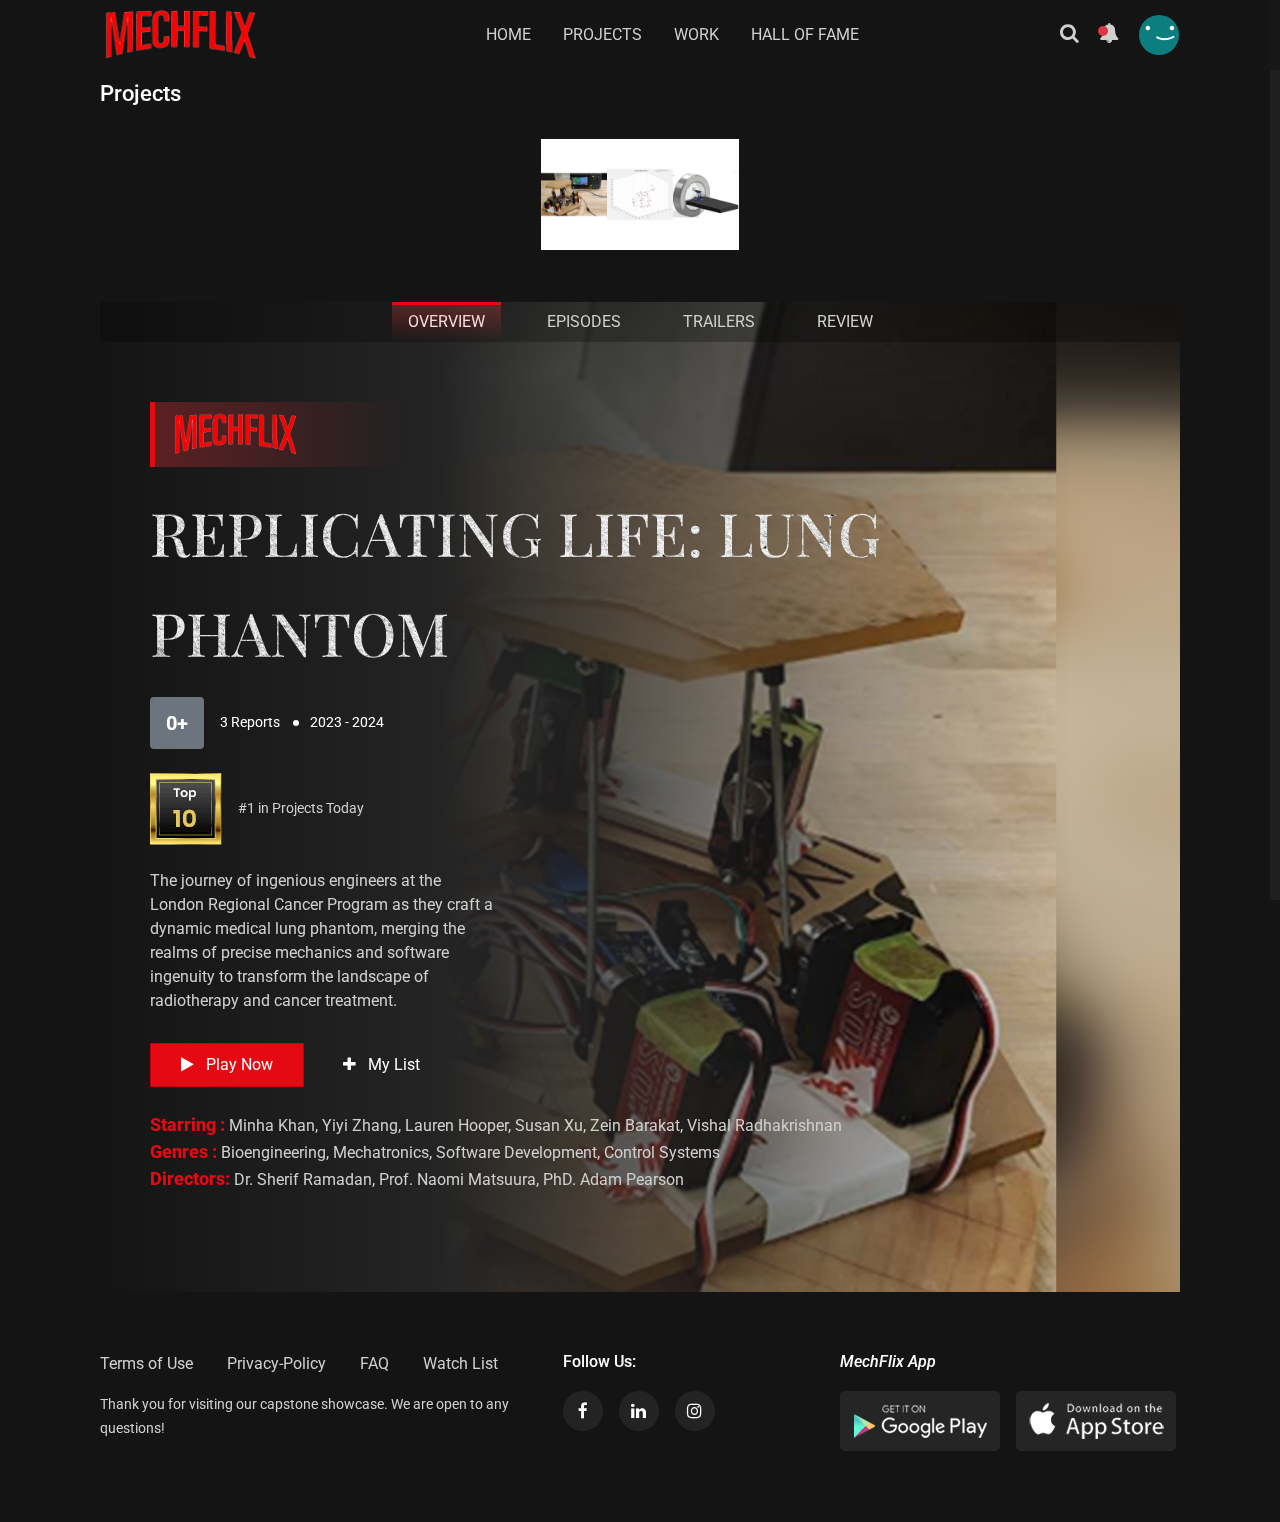
<file: capstone.html>
<!DOCTYPE html>
<html lang="en">

<head>
  <meta charset="UTF-8" />
  <meta http-equiv="X-UA-Compatible" content="IE=edge" />
  <meta name="viewport" content="width=device-width, initial-scale=1.0" />
  <title>Lung Phantom</title>
  <link rel="stylesheet" href="css/bootstrap.min.css" />
  <link rel="stylesheet" href="https://stackpath.bootstrapcdn.com/font-awesome/4.7.0/css/font-awesome.min.css" />
  <!-- i will provide this in description  -->
  <link rel="stylesheet" href="css/slick.css" />
  <link rel="stylesheet" href="css/slick-theme.css" />
  <link rel="stylesheet" href="css/owl.carousel.min.css" />
  <link rel="stylesheet" href="css/animate.min.css" />
  <link rel="stylesheet" href="css/magnific-popup.css" />
  <link rel="stylesheet" href="css/select2.min.css" />
  <link rel="stylesheet" href="css/select2-bootstrap4.min.css" />

  <link rel="stylesheet" href="css/slick-animation.css" />
  <link rel="stylesheet" href="style.css" />
  <!-- scroll style -->
  <link rel="stylesheet" href="css/scroll.css" />
</head>

<body>
  <!--- for scroll bar ----->
  <div id="progressbar"></div>
  <div id="scrollPath"></div>

  <header id="main-header">
    <div class="main-header">
      <div class="container-fluid">
        <div class="row">
          <div class="col-sm-12">
            <nav class="navbar navbar-expand-lg navbar-light p-0">
              <a href="#" class="navbar-toggler c-toggler" data-toggle="collapse" data-target="#navbarSupportedContent"
                aria-controls="navbarSupportedContent" aria-expanded="false" aria-label="Toggle navigation">
                <div class="navbar-toggler-icon" data-toggle="collapse">
                  <span class="navbar-menu-icon navbar-menu-icon--top"></span>
                  <span class="navbar-menu-icon navbar-menu-icon--middle"></span>
                  <span class="navbar-menu-icon navbar-menu-icon--bottom"></span>
                </div>
              </a>
              <a href="index.html" class="navbar-brand">
                <img src="images/logo1.png" class="img-fluid logo" alt="" />
              </a>
              <div class="collapse navbar-collapse" id="navbarSupportedContent">
                <div class="menu-main-menu-container">
                  <ul id="top-menu" class="navbar-nav ml-auto">
                    <li class="menu-item"><a href="#">Home</a></li>
                    <li class="menu-item"><a href="#">Projects</a></li>
                    <li class="menu-item"><a href="#">Work</a></li>
                    <li class="menu-item"><a href="#">Hall of Fame</a></li>
                  </ul>
                </div>
              </div>
              <div class="mobile-more-menu">
                <a href="javascript:void(0);" class="more-toggle" id="dropdownMenuButton" data-toggle="more-toggle"
                  aria-haspopup="true" aria-expanded="false">
                  <i class="fa fa-ellipsis-h"></i>
                </a>
                <div class="more-menu" aria-labelledby="dropdownMenuButton">
                  <div class="navbar-right position-relative">
                    <ul class="d-flex align-items-center justify-content-end list-inline m-0">
                      <li>
                        <a href="#" class="search-toggle">
                          <i class="fa fa-search"></i>
                        </a>
                        <div class="search-box iq-search-bar">
                          <form action="#" class="searchbox">
                            <div class="form-group position-relative">
                              <input type="text" class="text search-input font-size-12"
                                placeholder="type here to search..." />
                              <i class="search-link fa fa-search"></i>
                            </div>
                          </form>
                        </div>
                      </li>
                      <li class="nav-item nav-icon">
                        <a href="#" class="search-toggle position-relative">
                          <i class="fa fa-bell"></i>
                          <span class="bg-danger dots"></span>
                        </a>
                        <div class="iq-sub-dropdown">
                          <div class="iq-card shadow-none m-0">
                            <div class="iq-card-body">
                              <a href="#" class="iq-sub-card">
                                <div class="media align-items-center">
                                  <img src="images/notify/thumb-1.jpg" alt="" class="img-fluid mr-3" />
                                  <div class="media-body">
                                    <h6 class="mb-0">Computational Fluid Dynamics</h6>
                                    <small class="font-size-12">just now</small>
                                  </div>
                                </div>
                              </a>
                              <a href="#" class="iq-sub-card">
                                <div class="media align-items-center">
                                  <img src="images/notify/thumb-2.jpg" alt="" class="img-fluid mr-3" />
                                  <div class="media-body">
                                    <h6 class="mb-0">V-beam Microactuator</h6>
                                    <small class="font-size-12">25 mins ago</small>
                                  </div>
                                </div>
                              </a>
                              <a href="#" class="iq-sub-card">
                                <div class="media align-items-center">
                                  <img src="images/notify/thumb-3.jpg" alt="" class="img-fluid mr-3" />
                                  <div class="media-body">
                                    <h6 class="mb-0">Radiotherapy Lung Phantom</h6>
                                    <small class="font-size-12">1h 30 mins ago</small>
                                  </div>
                                </div>
                              </a>
                            </div>
                          </div>
                        </div>
                      </li>
                      <li>
                        <a href="#" class="iq-user-dropdown search-toggle d-flex align-items-center">
                          <img src="images/user/user.png" class="img-fluid user-m rounded-circle" alt="" />
                        </a>
                      </li>
                    </ul>
                  </div>
                </div>
              </div>

              <div class="navbar-right menu-right">
                <ul class="d-flex align-items-center list-inline m-0">
                  <li class="nav-item nav-icon">
                    <a href="#" class="search-toggle device-search">
                      <i class="fa fa-search"></i>
                    </a>
                    <div class="search-box iq-search-bar d-search">
                      <form action="#" class="searchbox">
                        <div class="form-group position-relative">
                          <input type="text" class="text search-input font-size-12"
                            placeholder="type here to search..." />
                          <i class="search-link fa fa-search"></i>
                        </div>
                      </form>
                    </div>
                  </li>
                  <li class="nav-item nav-icon">
                    <a href="#" class="search-toggle" data-toggle="search-toggle">
                      <i class="fa fa-bell"></i>
                      <span class="bg-danger dots"></span>
                    </a>
                    <div class="iq-sub-dropdown">
                      <div class="iq-card shadow-none m-0">
                        <div class="iq-card-body">
                          <a href="#" class="iq-sub-card">
                            <div class="media align-items-center">
                              <img src="images/notify/thumb-1.jpg" alt="" class="img-fluid mr-3" />
                              <div class="media-body">
                                <h6 class="mb-0">Computational Fluid Dynamics</h6>
                                <small class="font-size-12">just now</small>
                              </div>
                            </div>
                          </a>
                          <a href="#" class="iq-sub-card">
                            <div class="media align-items-center">
                              <img src="images/notify/thumb-2.jpg" alt="" class="img-fluid mr-3" />
                              <div class="media-body">
                                <h6 class="mb-0">
                                  V-beam Microactuator
                                </h6>
                                <small class="font-size-12">25 mins ago</small>
                              </div>
                            </div>
                          </a>
                          <a href="#" class="iq-sub-card">
                            <div class="media align-items-center">
                              <img src="images/notify/thumb-3.jpg" alt="" class="img-fluid mr-3" />
                              <div class="media-body">
                                <h6 class="mb-0">Radiotherapy Lung Phantom</h6>
                                <small class="font-size-12">1h 30 mins ago</small>
                              </div>
                            </div>
                          </a>
                        </div>
                      </div>
                    </div>
                  </li>
                  <li class="nav-item nav-icon">
                    <a href="#" class="iq-user-dropdown search-toggle d-flex align-items-center p-0">
                      <img src="images/user/user.png" class="img-fluid user-m rounded-circle" alt="" />
                    </a>
                  </li>
                </ul>
              </div>
            </nav>
            <div class="nav-overlay"></div>
          </div>
        </div>
      </div>
    </div>
  </header>



  <!-- main content starts  -->
  <div class="main-content">
    <!-- trending section  -->
    <section id="iq-trending" class="s-margin">
      <div class="container-fluid">
        <div class="row">
          <div class="col-sm-12 overflow-hidden">
            <div class="iq-main-header d-flex align-items-center justify-content-between">
              <h4 class="main-title">Projects</h4>
            </div>
            <div class="trending-contens">
              <ul id="trending-slider-nav" class="list-inline p-0 mb-0 row align-items-center">
                <li>
                  <a href="javascript:void(0);">
                    <div class="movie-slick position-relative">
                      <img src="images/projectImages/projects/lungPhantom/collage_new.jpg" class="img-fluid" alt="">
                    </div>
                  </a>
                </li>

              </ul>
              <ul id="trending-slider" class="list-inline p-0 m-0 d-flex align-items-center">
                <li>
                  <div class="tranding-block position-relative" style="background-image: url(images/projectImages/projects/lungPhantom/img3.png);">
                    <div class="trending-custom-tab">
                      <div class="tab-title-info position-relative">
                        <ul class="trending-pills d-flex nav nav-pills justify-content-center align-items-center text-center" role="tablist">
                          <li class="nav-item">
                            <a href="#trending-data9" class="nav-link active show" data-toggle="pill" role="tab" aria-selected="true">
                              Overview
                            </a>
                          </li>
                          <li class="nav-item">
                            <a href="#trending-data10" class="nav-link" data-toggle="pill" role="tab" aria-selected="false">
                              Episodes
                            </a>
                          </li>
                          <li class="nav-item">
                            <a href="#trending-data11" class="nav-link" data-toggle="pill" role="tab" aria-selected="false">
                              Trailers
                            </a>
                          </li>
                          <li class="nav-item">
                            <a href="#trending-data12" class="nav-link" data-toggle="pill" role="tab" aria-selected="false">
                              Review
                            </a>
                          </li>
                        </ul>
                      </div>
                      <div class="trending-content">
                        <div id="trending-data9" class="overview-tab tab-pane fade active show">
                          <div class="trending-info align-items-center w-100 animated fadeInUp">
                            <a href="javascript:void(0);" tabindex="0">
                              <div class="res-logo">
                                <div class="channel-logo">
                                  <img src="images/logo1.png" class="c-logo" alt="">
                                </div>
                              </div>
                            </a>
                            <h1 class="trending-text big-title text-uppercase">Replicating Life: Lung Phantom</h1>
                            <div class="d-flex align-items-center text-white text-detail">
                              <span class="badge badge-secondary p-3">0+</span>
                              <span class="ml-3">3 Reports</span>
                              <span class="trending-year">2023 - 2024</span>
                            </div>
                            <div class="d-flex align-items-center series mb-4">
                              <a href="javascript:void(0);">
                                <img src="images/trending/trending-label.png" class="img-fluid" alt="">
                              </a>
                              <span class="text-gold ml-3">#1 in Projects Today</span>
                            </div>
                            <p class="trending-dec">
                              The journey of ingenious engineers at the London Regional Cancer Program as they craft a dynamic medical lung phantom, merging the realms of precise mechanics and software ingenuity to transform the landscape of radiotherapy and cancer treatment.
                            </p>
                            <div class="p-btns">
                              <div class="d-flex align-items-center p-0">
                                <a href="images/tumor.mp4" class="btn btn-hover mr-2" tabindex="0">
                                  <i class="fa fa-play mr-2"></i>
                                  Play Now
                                </a>
                                <a href="#" class="btn btn-link" tabindex="0">
                                  <i class="fa fa-plus pr-2"></i>
                                  My List 
                                </a>
                              </div>
                            </div>
                            <div class="trending-list mt-4">
                              <div class="text-primary title">
                                Starring : 
                                <span class="text-body">
                                  Minha Khan, Yiyi Zhang, Lauren Hooper, Susan Xu, Zein Barakat, Vishal Radhakrishnan
                                </span>
                              </div>
                              <div class="text-primary title">
                                Genres :
                                <span class="text-body">
                                  Bioengineering, Mechatronics, Software Development, Control Systems
                                </span>
                              </div>
                              <div class="text-primary title">
                                Directors:
                                <span class="text-body">
                                  Dr. Sherif Ramadan, Prof. Naomi Matsuura, PhD. Adam Pearson
                                </span>
                              </div>
                            </div>
                          </div>
                        </div>

                        <div id="trending-data10" class="overlay-tab tab-pane fade">
                          <div class="trending-info align-items-center w-100 animated fadeInUp">
                            <a href="#" tabindex="0">
                              <div class="channel-logo">
                                <img src="images/logo1.png" class="c-logo" alt="">
                              </div>
                            </a>
                            <h1 class="trending-text big-title text-uppercase">Replicating Life: Lung Phantom</h1>
                            <div class="d-flex align-items-center text-white text-detail mb-4">
                              <span class="season_date">
                                5 Seasons 
                              </span>
                              <span class="trending-year">Feb 2019</span>
                            </div>
                            <div class="iq-custom-select d-inline-block sea-epi">
                              <select name="Seasons" class="form-control season-select">
                                <option value="Season1">Iteration Odyssey: The Development</option>
                                <option value="Season2">Trial by Design: The Testing</option>
                                <option value="Season3">Accuracy Ascendant: Performance Revelation</option>
                                <option value="Season4">Benchmark Battles: Specification Evaluation</option>
                                <option value="Season5">Next Horizon: The Future </option>
                              </select>
                            </div>

                            <div class="episodes-contens mt-4">
                              <div class="owl-carousel owl-theme episodes-slider1 list-inline p-0 m-0">
                                <div class="e-item">
                                  <div class="block-image position-relative">
                                    <a href="#">
                                      <img src="images\projectImages\projects\lungPhantom\img6.jpg" class="img-fluid" alt="">
                                    </a>
                                    <div class="episode-play-info">
                                      <div class="episode-play">
                                        <a href="#" tabindex="0">
                                          <i class="fa fa-play"></i>
                                        </a>
                                      </div>
                                    </div>
                                  </div>
                                  <div class="episodes-description text-body">
                                    <div class="d-flex align-items-center justify-content-between">
                                      <a href="#">Episode 1</a>
                                      <span class="text-primary">2.25m</span>
                                    </div>
                                    <p class="mb-0">Problem - Understanding lung phantom use</p>
                                  </div>
                                </div>
                                <div class="e-item">
                                  <div class="block-image position-relative">
                                    <a href="#">
                                      <img src="images\projectImages\projects\lungPhantom\img4.png" class="img-fluid" alt="">
                                    </a>
                                    <div class="episode-play-info">
                                      <div class="episode-play">
                                        <a href="#" tabindex="0">
                                          <i class="fa fa-play"></i>
                                        </a>
                                      </div>
                                    </div>
                                  </div>
                                  <div class="episodes-description text-body">
                                    <div class="d-flex align-items-center justify-content-between">
                                      <a href="#">Episode 2</a>
                                      <span class="text-primary">2.25m</span>
                                    </div>
                                    <p class="mb-0">6DOF - Radiation safe 3D Tumor motion</p>
                                  </div>
                                </div>
                                <div class="e-item">
                                  <div class="block-image position-relative">
                                    <a href="#">
                                      <img src="images\projectImages\projects\lungPhantom\img2.png" class="img-fluid" alt="">
                                    </a>
                                    <div class="episode-play-info">
                                      <div class="episode-play">
                                        <a href="#" tabindex="0">
                                          <i class="fa fa-play"></i>
                                        </a>
                                      </div>
                                    </div>
                                  </div>
                                  <div class="episodes-description text-body">
                                    <div class="d-flex align-items-center justify-content-between">
                                      <a href="#">Episode 3</a>
                                      <span class="text-primary">2.25m</span>
                                    </div>
                                    <p class="mb-0">Simulation - Doctors Desired Motion </p>
                                  </div>
                                </div>
                                <div class="e-item">
                                  <div class="block-image position-relative">
                                    <a href="#">
                                      <img src="images\projectImages\projects\lungPhantom\img3.png" class="img-fluid" alt="">
                                    </a>
                                    <div class="episode-play-info">
                                      <div class="episode-play">
                                        <a href="#" tabindex="0">
                                          <i class="fa fa-play"></i>
                                        </a>
                                      </div>
                                    </div>
                                  </div>
                                  <div class="episodes-description text-body">
                                    <div class="d-flex align-items-center justify-content-between">
                                      <a href="#">Episode 4</a>
                                      <span class="text-primary">2.25m</span>
                                    </div>
                                    <p class="mb-0">Prototype - Lung motion in action </p>
                                  </div>
                                </div>
                                <div class="e-item">
                                  <div class="block-image position-relative">
                                    <a href="#">
                                      <img src="images/projectImages/projects/lungPhantom/resized_img1.jpg" class="img-fluid" alt="">
                                    </a>
                                    <div class="episode-play-info">
                                      <div class="episode-play">
                                        <a href="#" tabindex="0">
                                          <i class="fa fa-play"></i>
                                        </a>
                                      </div>
                                    </div>
                                  </div>
                                  <div class="episodes-description text-body">
                                    <div class="d-flex align-items-center justify-content-between">
                                      <a href="#">Episode 5</a>
                                      <span class="text-primary">2.25m</span>
                                    </div>
                                    <p class="mb-0">Radiotherapy Plan - The design use</p>
                                  </div>
                                </div>

                              </div>
                            </div>

                          </div>
                        </div>

                        <div id="trending-data11" class="overlay-tab tab-pane fade">
                          <div class="trending-info align-items-center w-100 animated fadeInUp">
                            <a href="#" tabindex="0">
                              <div class="channel-logo">
                                <img src="images/logo1.png" class="c-logo" alt="">
                              </div>
                            </a>
                            <h1 class="trending-text big-title text-uppercase">Replicating Life: Lung Phantom</h1>
                            <div class="episodes-contens mt-4">
                              <div class="owl-carousel owl-theme episodes-slider1 list-inline p-0 m-0">
                                <div class="e-item">
                                  <div class="block-image position-relative">
                                    <a href="#">
                                      <img src="images/projectImages/projects/lungPhantom/collage_new.jpg" class="img-fluid" alt="">
                                    </a>
                                    <div class="episode-play-info">
                                      <div class="episode-play">
                                        <a href="#" tabindex="0">
                                          <i class="fa fa-play"></i>
                                        </a>
                                      </div>
                                    </div>
                                  </div>
                                  <div class="episodes-description text-body">
                                    <div class="d-flex align-items-center justify-content-between">
                                      <a href="#">Trailer 1</a>
                                      <span class="text-primary">2.25m</span>
                                    </div>
                                    <p class="mb-0">Stewart, the lung phantom</p>
                                  </div>
                                </div>
                              </div>
                            </div>
                          </div>
                        </div>

                        <div id="trending-data12" class="overlay-tab tab-pane fade">
                          <div class="trending-info align-items-center w-100 animated fadeInUp">
                            <a href="javascript:void(0);" tabindex="0">
                              <div class="res-logo">
                                <div class="channel-logo">
                                  <img src="images/logo1.png" class="c-logo" alt="">
                                </div>
                              </div>
                            </a>
                            <h1 class="trending-text big-title text-uppercase">Replicating Life: Lung Phantom</h1>
                            <p class="trending-dec">
                              <h2>Overview:</h2>
                              <ul>
                                  <li>Spearheaded the design and development of a medical phantom for simulating 3D motion of tumors.</li>
                                  <li>Engineered a dual Stewart platform solution for complex tumor dynamics simulation.</li>
                                  <li>Led code development for motion control of six motors, integrating user-inputted data for simulations.</li>
                                  <li>Ensured precise motion pattern execution to enhance radiotherapy planning.</li>
                              </ul>

                              <h2>Technical Development and Collaboration</h2>
                              <ul>
                                  <li>Developed and refined the control system, programmed Arduino and MATLAB code for 3D trajectory generation.</li>
                                  <li>Engaged with the team for system adaptability across various simulation scenarios.</li>
                              </ul>

                              <h2>Project Execution and Impact:</h2>
                              <ul>
                                  <li>Leveraged expertise in mechanical engineering, software development, and project management, setting new standards in medical phantoms for radiotherapy.</li>
                              </ul>

                              <h2>Outcomes:</h2>
                              <ul>
                                  <li>The Radiotherapy Lung Phantom Design project serves as a testament to the potential of interdisciplinary collaboration and innovation in medical technology, significantly enhancing radiotherapy planning and potentially improving cancer treatment outcomes.</li>
                              </ul>
                            </p>
                          </div>
                        </div>
                      </div>
                    </div>
                  </div>
                </li>
              </ul>
            </div>
          </div>
        </div>
      </div>
    </section>
  </div>

  <!-- main content ends  -->


  <footer class="iq-bg-dark">
    <div class="footer-top">
      <div class="container-fluid">
        <div class="row footer-standard">
          <div class="col-lg-5">
            <div class="widget text-left">
              <div>
                <ul class="menu p-0">
                  <li><a href="#">Terms of Use</a></li>
                  <li><a href="#">Privacy-Policy</a></li>
                  <li><a href="#">FAQ</a></li>
                  <li><a href="#">Watch List</a></li>
                </ul>
              </div>
            </div>
            <div class="widget text-left">
              <div class="textwidget">
                <p><small>Thank you for visiting our capstone showcase. We are open to any questions!</small></p>
              </div>
            </div>
          </div>
          <div class="col-lg-3 col-md-6 mt-4 mt-lg-0">
            <h6 class="footer-link-title">
              Follow Us:
            </h6>
            <ul class="info-share">
              <li>
                <a href="https://www.facebook.com/vishal.radhakrishnan.96/">
                  <i>
                  <fa class="fa fa-facebook"></fa>
                </a>
              </li>
              <li>
                <a href="https://www.linkedin.com/in/vishal-radhakrishnan-39bb0a1b1/">
                  <i>
                  <fa class="fa fa-linkedin"></fa>
                </a>
              </li>
              <li>
                <a href="https://www.instagram.com/vishal.1402/">
                  <i>
                  <fa class="fa fa-instagram"></fa>
                </a>
              </li>
            </ul>
          </div>
          <div class="col-lg-3 col-md-6 mt-4 mt-lg-0">
            <div class="widget text-left">
              <div class="textwidget">
                <h6 class="footer-link-title">
                  MechFlix App 
                </h6>
                <div class="d-flex align-items-center">
                  <a href="#"><img src="images/footer/01.jpg" alt=""></a>
                  <br>
                  <a href="#" class="ml-3"><img src="images/footer/02.jpg" alt=""></a>
                </div>
              </div>
            </div>
          </div>
        </div>
      </div>
    </div>
  </footer>

  <!-- js files  -->
  <script src="js/jquery-3.4.1.min.js"></script>
  <script src="js/popper.min.js"></script>
  <script src="js/bootstrap.min.js"></script>
  <script src="js/slick.min.js"></script>
  <script src="js/owl.carousel.min.js"></script>
  <script src="js/select2.min.js"></script>
  <script src="js/jquery.magnific-popup.min.js"></script>
  <script src="js/slick-animation.min.js"></script>

  <script src="main.js"></script>

  <!-- scrollbar JS -->
  <script type="text/javascript">
    let progress = document.getElementById('progressbar');
    let totalHeight = document.body.scrollHeight - window.innerHeight;
    window.onscroll = function(){
      let progressHeight = (window.pageYOffset / totalHeight) * 100;
      progress.style.height = progressHeight + "%";
    }
  </script>
  
</body>

</html>
</file>
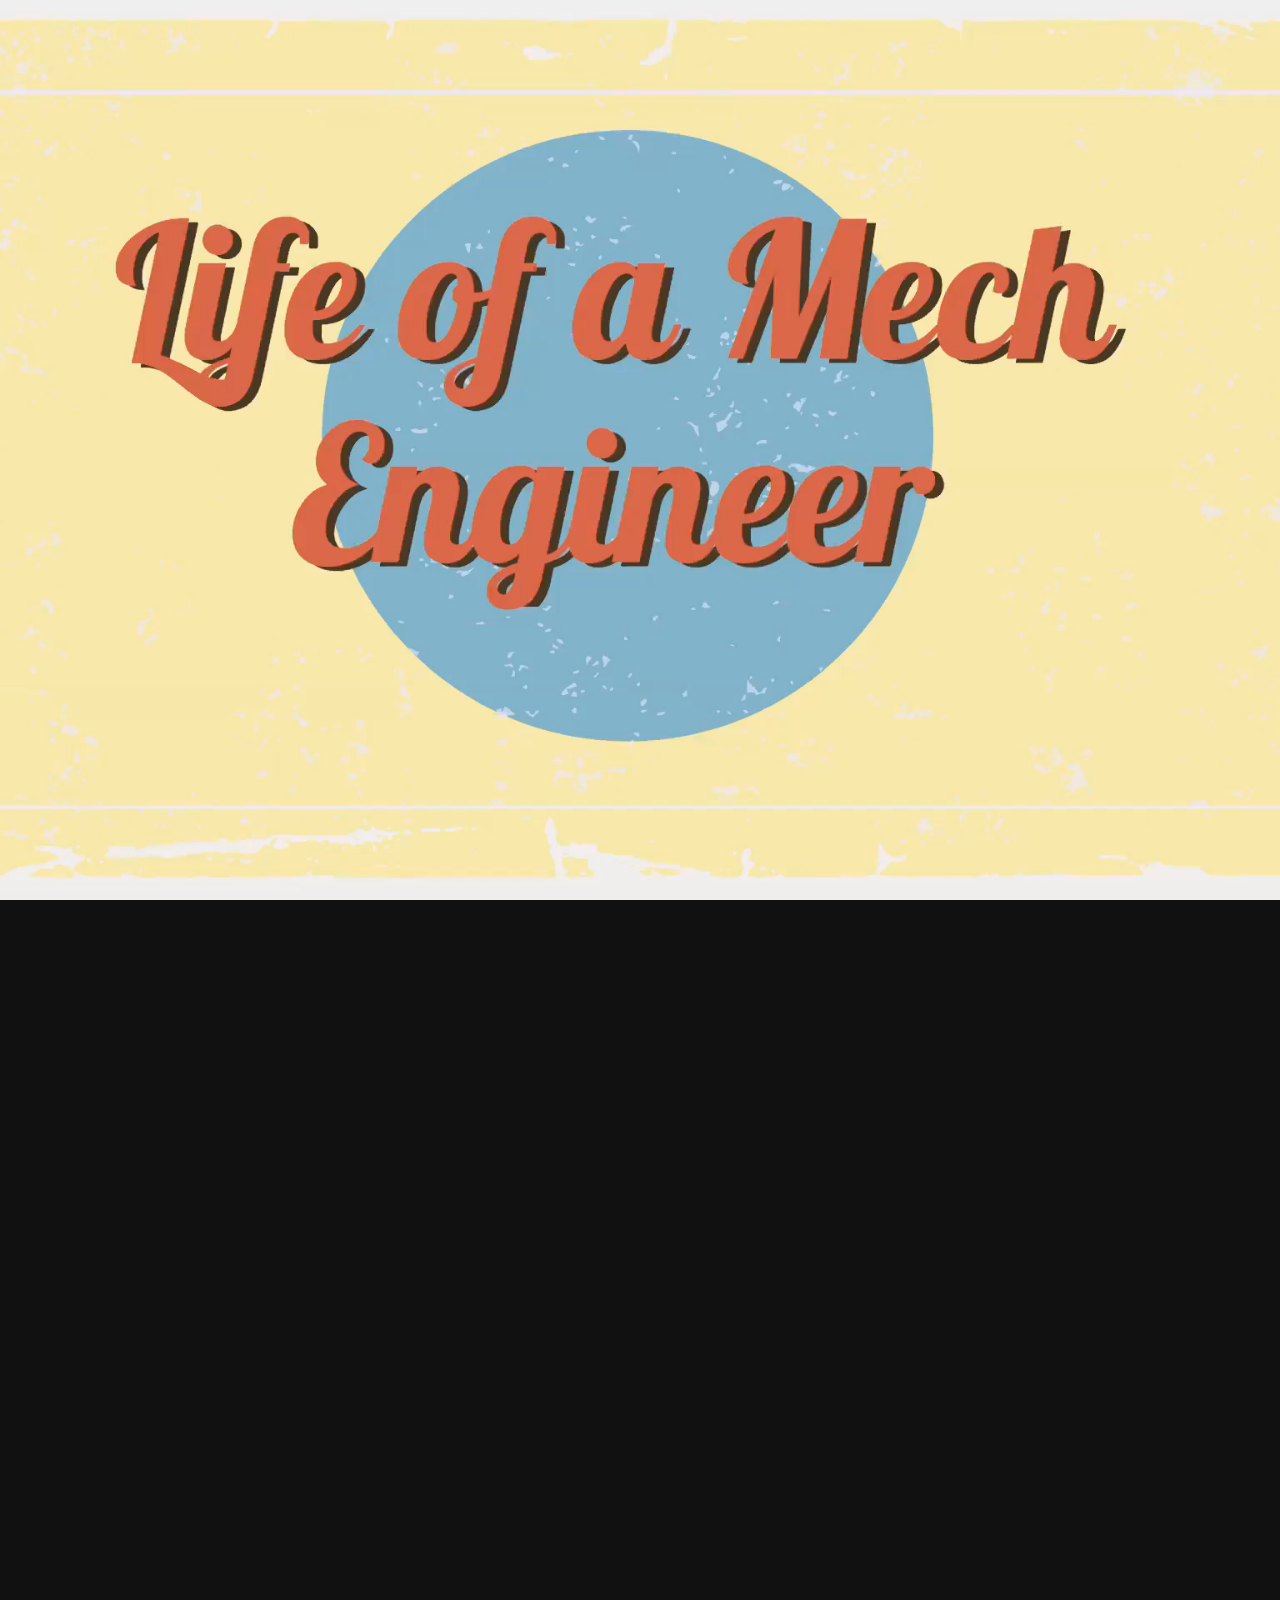
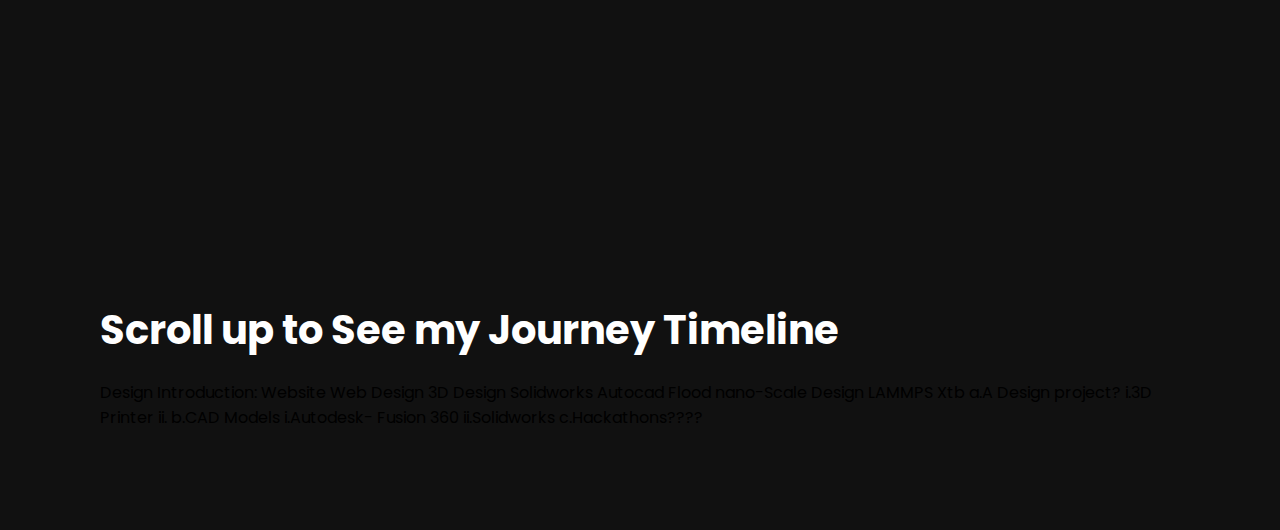
<file: designj.html>
<!DOCTYPE html>
<html>
	<head>
		<!--<meta charset="utf-8">
		<meta name="viewport" content="width=device-width, initial-scale=1.0">
		<title> Vishal Radhakrishnan- Portfolio</title> -->
		<link rel="stylesheet" type="text/css" href="css/designj.css">
	</head>

	<body>
		<section class="dbanner">
			<video src="images/vid.mp4" autoplay muted loop></video>
		</section>
		<div class="dcontainer">
			<h2>Scroll up to See my Journey Timeline </h2>
		
			<p> Design Introduction:
				Website
				Web Design
				3D Design
				Solidworks
				Autocad
				Flood
				nano-Scale Design
				LAMMPS
				Xtb

				a.A Design project?
				i.3D Printer
				ii.	
				b.CAD Models
				i.Autodesk- Fusion 360
				ii.Solidworks
				c.Hackathons???? 
			</p>
		</div>


		<script type="text/javascript">
			const dbanner = document.querySelector('.dbanner');
			window.addEventListener('scroll', function(){
				const value = 800 - window.scrollY;
				dbanner.style.clipPath = "circle("+ value +"px at center center)";
			})
		</script>



		
	</body>
</html>
</file>
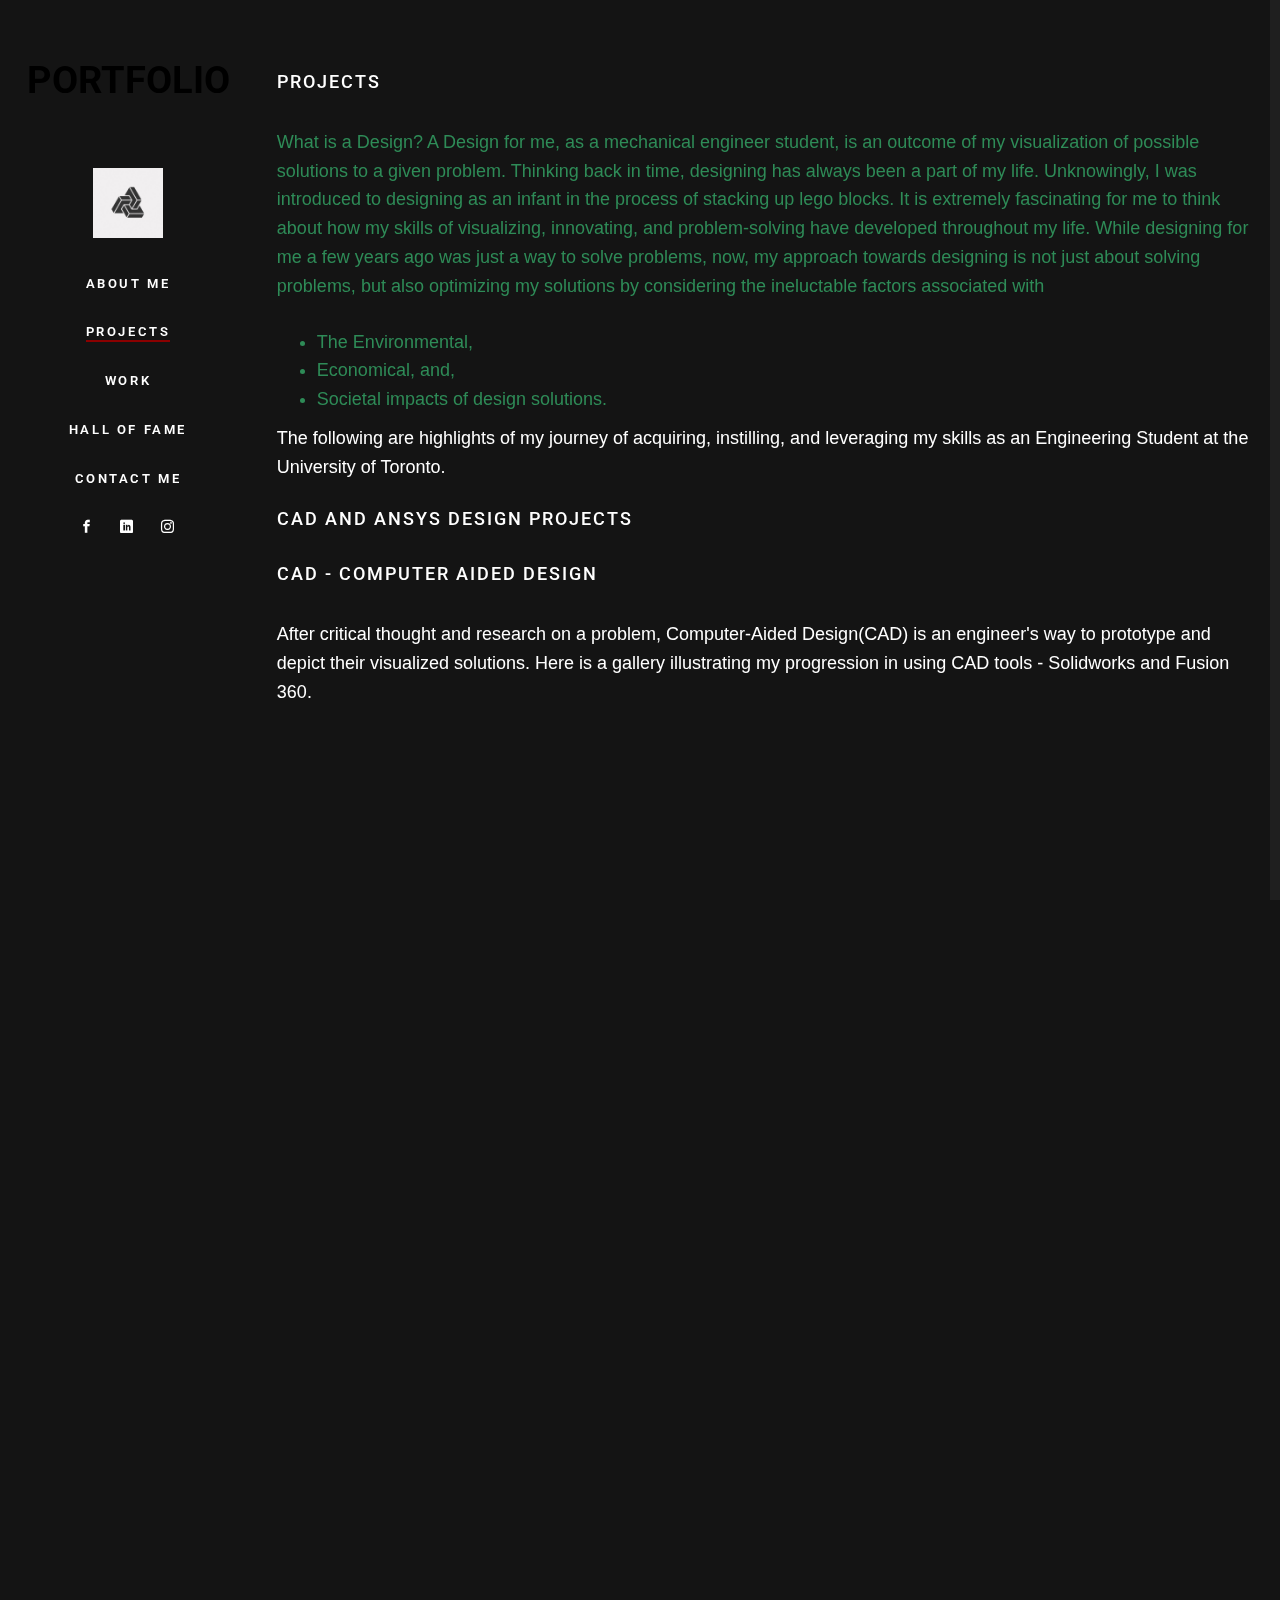
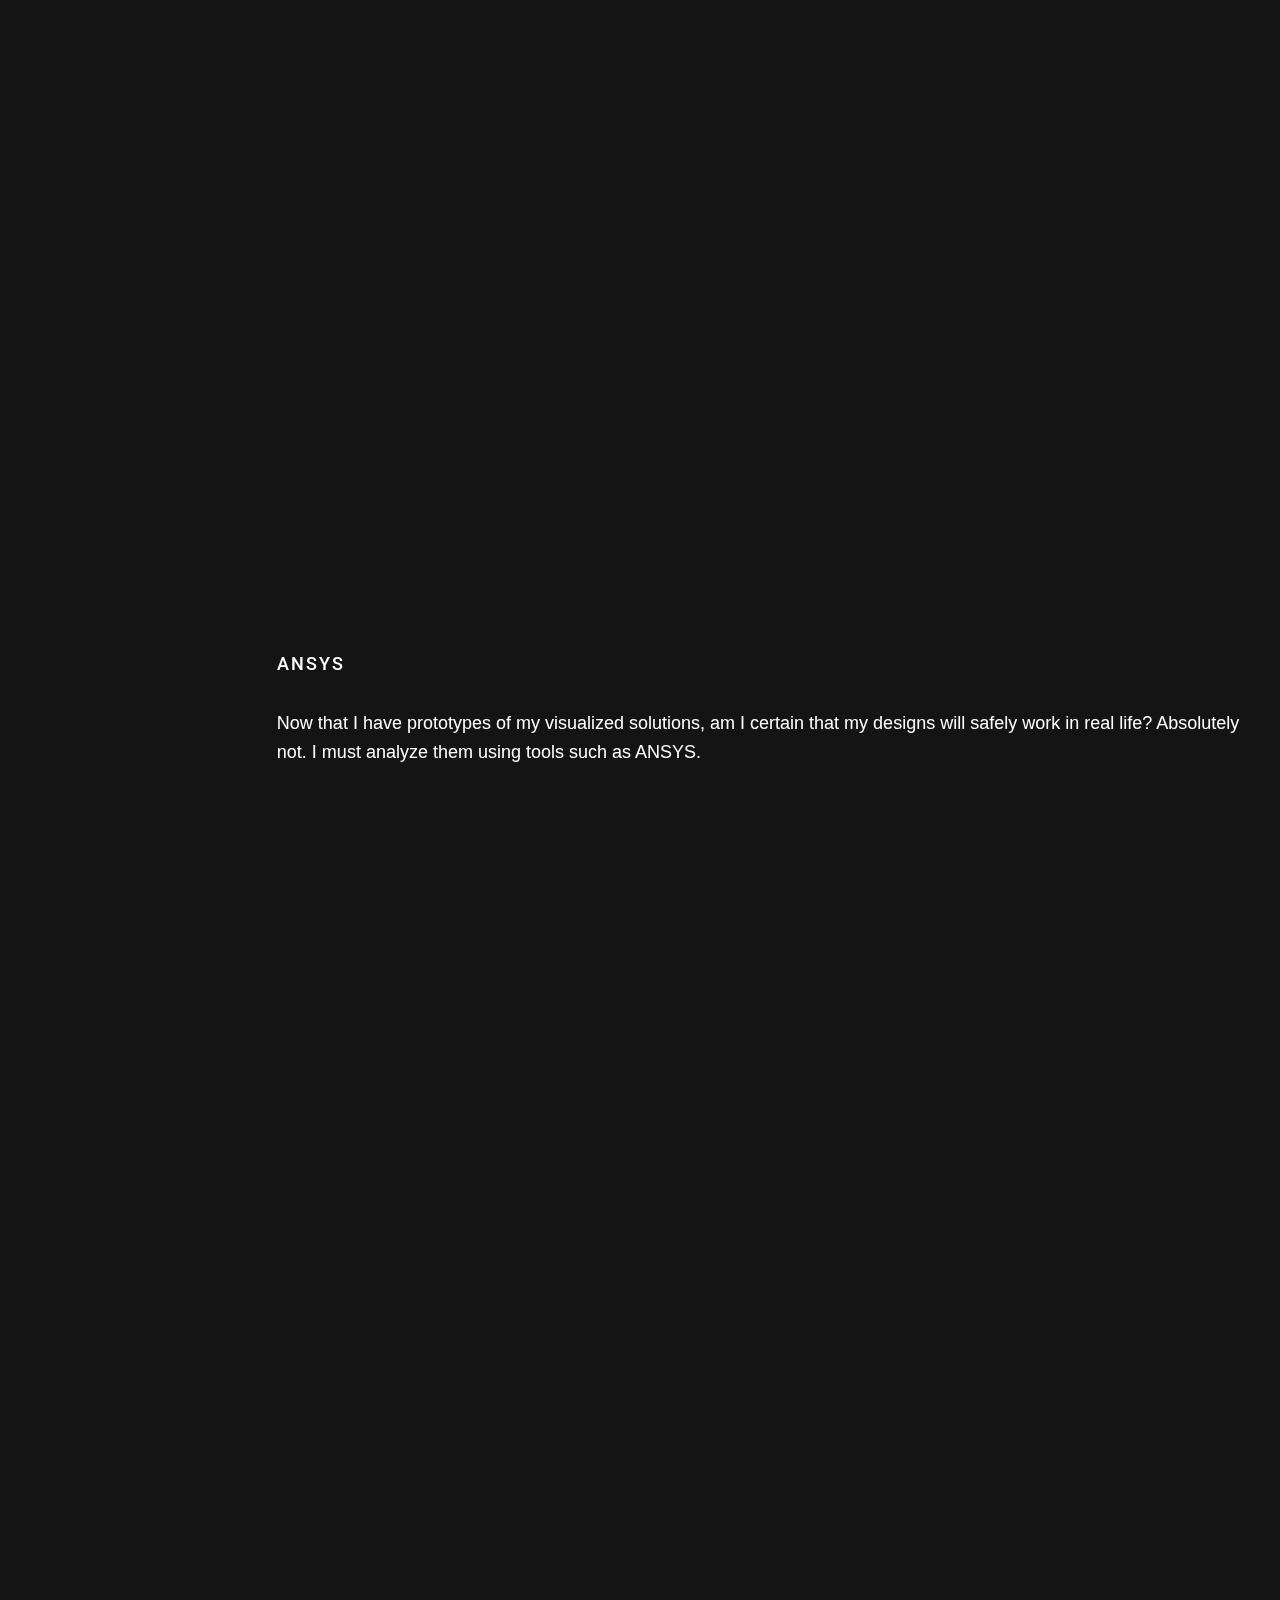
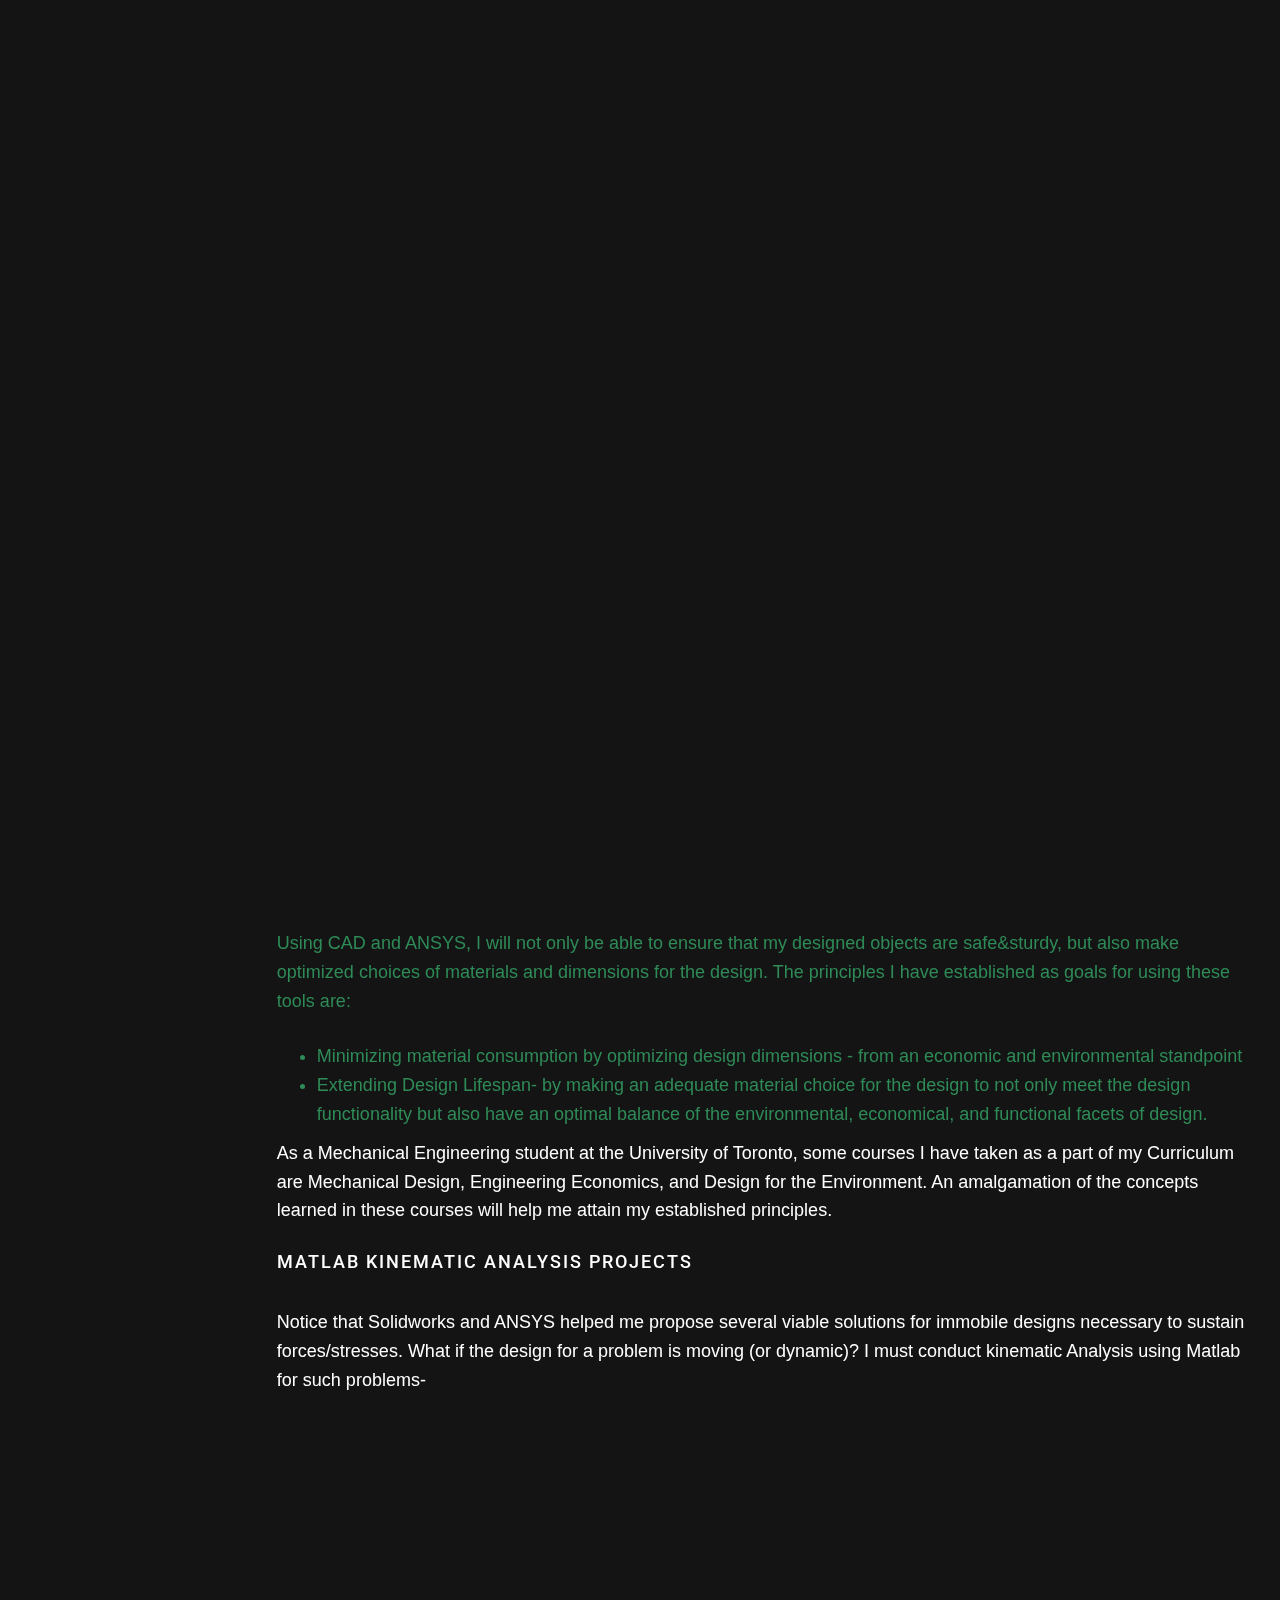
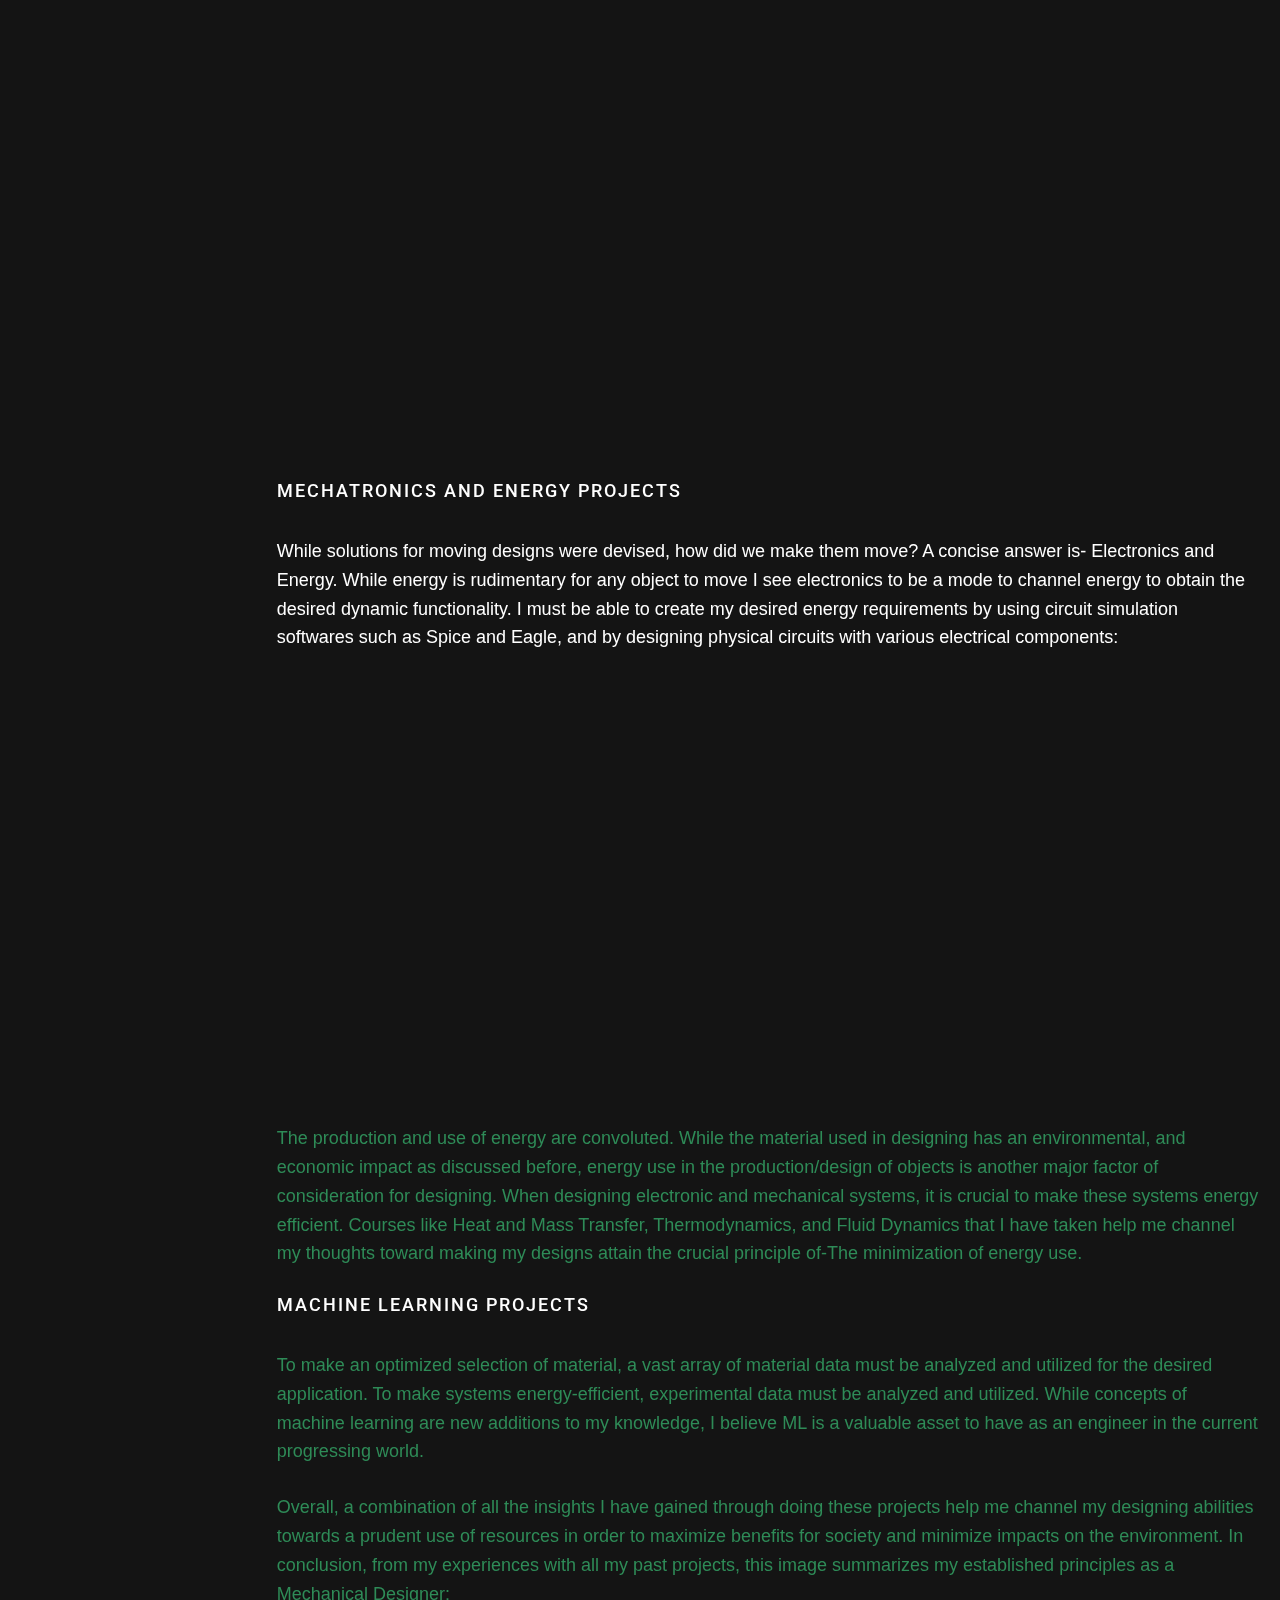
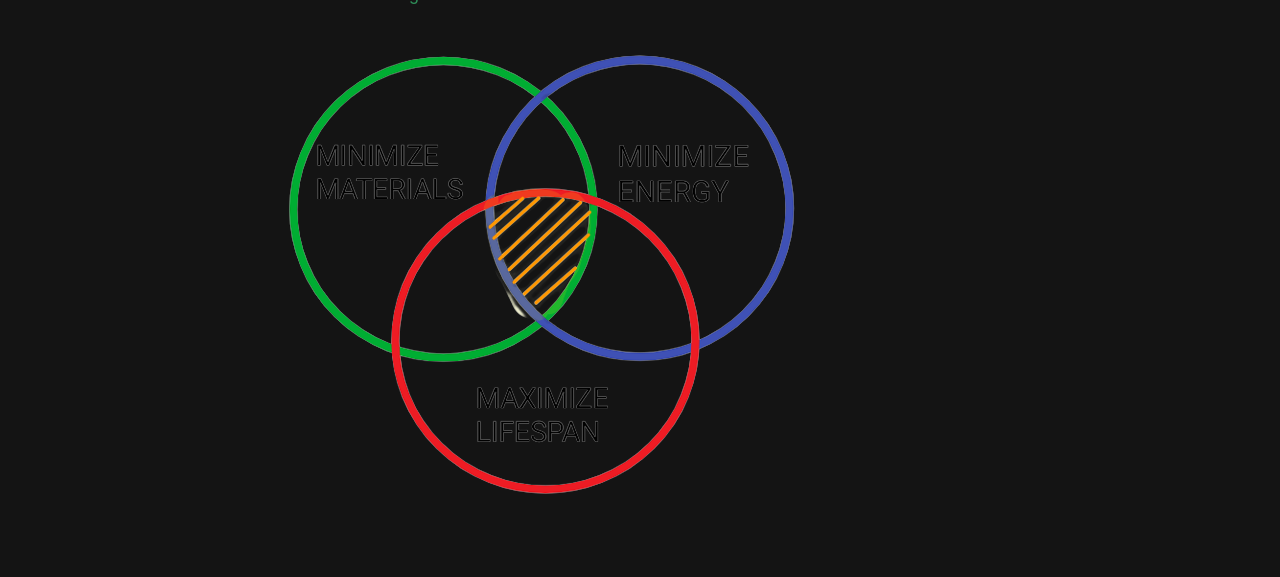
<file: projects.html>
<!DOCTYPE html>
<!--[if lt IE 7]>      <html class="no-js lt-ie9 lt-ie8 lt-ie7"> <![endif]-->
<!--[if IE 7]>         <html class="no-js lt-ie9 lt-ie8"> <![endif]-->
<!--[if IE 8]>         <html class="no-js lt-ie9"> <![endif]-->
<!--[if gt IE 8]><!-->
<html class="no-js">
  <!--<![endif]-->
  <head>
    <meta charset="utf-8" />
    <meta http-equiv="X-UA-Compatible" content="IE=edge" />
    <title>
      Vishal Radhakrishnan- Portfolio
    </title>
    <meta name="viewport" content="width=device-width, initial-scale=1" />

    <!-- Place favicon.ico and apple-touch-icon.png in the root directory -->
    <link rel="shortcut icon" href="favicon.ico" />

    <link
      href="https://fonts.googleapis.com/css?family=Roboto:100,300,400,500,700"
      rel="stylesheet"
    />

    <!-- Animate.css -->
    <link rel="stylesheet" href="css/animate.css" />
    <!-- Icomoon Icon Fonts-->
    <link rel="stylesheet" href="css/icomoon.css" />
    <!-- Bootstrap  -->
    <link rel="stylesheet" href="css/bootstrap.css" />
    <!-- Flexslider  -->
    <link rel="stylesheet" href="css/flexslider.css" />
    <!-- Theme style  -->
    <link rel="stylesheet" href="css/style.css" />
    <!-- scroll style -->
    <link rel="stylesheet" href="css/scroll.css" />
    <!-- design style -->
    <link rel="stylesheet" href="css/projects.css" />


    <!-- Modernizr JS -->
    <script src="js/modernizr-2.6.2.min.js"></script>
    <!-- FOR IE9 below -->
    <!--[if lt IE 9]>
      <script src="js/respond.min.js"></script>
    <![endif]-->
  </head>
  <body>
    <!--- for scroll bar ----->
    <div id="progressbar"></div>
    <div id="scrollPath"></div>


    <!---main page starts here ---->
    <div id="fh5co-page">
      <a href="#" class="js-fh5co-nav-toggle fh5co-nav-toggle"><i></i></a>
      <aside id="fh5co-aside" role="complementary" class="border js-fullheight">
        <h1 id="fh5co-logo"><a href="index.html">Portfolio</a></h1>
        <h2
          class="fh5co-heading animate-box"
          data-animate-effect="fadeInLeft"
          style="text-align: center;"
        >
          Vishal Radhakrishnan
        </h2>

        <div class="row text-center ">
          <div class="col-8">
            <img
              src="images/des.jpg"
              class="float-center"
              style="height:70px; width:70px; margin-bottom:30px;"
            />
          </div>
        </div>
        <nav id="fh5co-main-menu" role="navigation">
          <ul>
            <li><a href="index.html">About Me</a></li>
            <li class="fh5co-active"><a href="projects.html">Projects</a></li>
            <li><a href="work.html">Work</a></li>
            <li><a href="skills.html">Hall of Fame</a></li>
            <li>
              <a href="mailto:vishal1402.r@gmail.com">Contact Me</a>
            </li>
            <li>
              <a href="https://www.facebook.com/vishal.radhakrishnan.96/" target="_blank"
                ><i class="icon-facebook2"></i
              ></a>
              <a
                href="https://www.linkedin.com/in/vishal-radhakrishnan-39bb0a1b1/"
                target="_blank"
                ><i class="icon-linkedin2"></i
              ></a>
              <a
                href="https://www.instagram.com/vishal.1402/"
                target="_blank"
                ><i class="icon-instagram"></i
              ></a>
            </li>
          </ul>
        </nav>
      </aside>

      <div id="fh5co-main">
        <div class="fh5co-narrow-content">
          <div class="row row-bottom-padded-md">
              <h2 class="fh5co-heading"> Projects</h2>
              <!---- Test Chat GPT netflix theme
              <div class="project-item">
                <div class="project-image">
                  <img src="images/printbed.jpg" alt="Project Title">
                </div>
                <div class="project-details">
                  <h3 class="project-title">Project Title</h3>
                  <p class="project-info">Additional Info</p>
                </div>
              </div>
              Repeat for other projects -->
              <!--Main Page-->
              <p class ="dfe">
                What is a Design? A Design for me, as a mechanical engineer student, is an outcome of my visualization of possible solutions to a given problem. Thinking back in time, designing has always been a part of my life. Unknowingly, I was introduced to designing as an infant in the process of stacking up lego blocks. It is extremely fascinating for me to think about how my skills of visualizing, innovating, and problem-solving have developed throughout my life. While designing for me a few years ago was just a way to solve problems, now, my approach towards designing is not just about solving problems, but also optimizing my solutions by considering the ineluctable factors associated with
                <ul class="dfe">
                  <li>The Environmental,</li>
                  <li>Economical, and,</li>
                  <li>Societal impacts of design solutions.</li>
                </ul>
                The following are highlights of my journey of acquiring, instilling, and leveraging my skills as an Engineering Student at the University of Toronto.

              </p>

<!--             <p>
             <div class="col-md-6 animate-box" data-animate-effect="fadeInLeft"> -->
             <h3 class="fh5co-heading"> CAD and ANSYS Design Projects </h3>
             <h4 class="fh5co-heading"> CAD - Computer Aided Design </h4>
             <p> After critical thought and research on a problem, Computer-Aided Design(CAD) is an engineer's way to prototype and depict their visualized solutions. Here is a gallery illustrating my progression in using CAD tools - Solidworks and Fusion 360.</p>
             <div class="gallery animate-box" data-animate-effect="fadeInLeft">
               <!--<div class="slide-container">
                  <div class="slides"> -->
                    <img
                      class="img-responsive"
                      src="images/projects/CAD and ANSYS Design Analysis Gallery/drawing.jpg" alt="Project Image 1"
                    />
                    <img
                      class="img-responsive"
                      src="images/projects/CAD and ANSYS Design Analysis Gallery/solidmirror.jpg"
                      alt="Project Image 2"
                    />
                    <img
                      class="img-responsive"
                      src="images/projects/CAD and ANSYS Design Analysis Gallery/solidthread.jpg"
                      alt="Free HTML5 Bootstrap Template by FreeHTML5.co"
                    />

                    <img
                      class="img-responsive"
                      src="images/projects/CAD and ANSYS Design Analysis Gallery/extrude.jpg"
                      alt="Free HTML5 Bootstrap Template by FreeHTML5.co"
                    />
                    <img
                      class="img-responsive"
                      src="images/projects/CAD and ANSYS Design Analysis Gallery/solidcutfillet.jpg"
                      alt="Free HTML5 Bootstrap Template by FreeHTML5.co"
                    />
                    <img
                      class="img-responsive"
                      src="images/projects/CAD and ANSYS Design Analysis Gallery/solidtower.jpg"
                      alt="Free HTML5 Bootstrap Template by FreeHTML5.co"
                    />
                    <img
                      class="img-responsive"
                      src="images/projects/CAD and ANSYS Design Analysis Gallery/solidtrophy.jpg"
                      alt="Free HTML5 Bootstrap Template by FreeHTML5.co"
                    />
                    <img
                      class="img-responsive"
                      src="images/projects/CAD and ANSYS Design Analysis Gallery/gear.jpg"
                      alt="Free HTML5 Bootstrap Template by FreeHTML5.co"
                    />
                    <img
                      class="img-responsive"
                      src="images/projects/CAD and ANSYS Design Analysis Gallery/pattern.jpg"
                      alt="Free HTML5 Bootstrap Template by FreeHTML5.co"
                    />
                    <img
                      class="img-responsive"
                      src="images/projects/CAD and ANSYS Design Analysis Gallery/loft.jpg"
                      alt="Free HTML5 Bootstrap Template by FreeHTML5.co"
                    />
                    <img
                      class="img-responsive"
                      src="images/projects/CAD and ANSYS Design Analysis Gallery/revolve.jpg"
                      alt="Free HTML5 Bootstrap Template by FreeHTML5.co"
                    />
                    <img
                      class="img-responsive"
                      src="images/projects/CAD and ANSYS Design Analysis Gallery/split.jpg"
                      alt="Free HTML5 Bootstrap Template by FreeHTML5.co"
                    />
                    <img
                      class="img-responsive"
                      src="images/projects/CAD and ANSYS Design Analysis Gallery/sweep.jpg"
                      alt="Free HTML5 Bootstrap Template by FreeHTML5.co"
                    />
                    <img
                      class="img-responsive"
                      src="images/projects/CAD and ANSYS Design Analysis Gallery/sculpt.jpg"
                      alt="Free HTML5 Bootstrap Template by FreeHTML5.co"
                    />
                    <img
                      class="img-responsive"
                      src="images/projects/CAD and ANSYS Design Analysis Gallery/sculpt2.jpg"
                      alt="Free HTML5 Bootstrap Template by FreeHTML5.co"
                    />
                    <img
                      class="img-responsive"
                      src="images/projects/CAD and ANSYS Design Analysis Gallery/solidhandgun.jpg"
                      alt="Free HTML5 Bootstrap Template by FreeHTML5.co"
                    />
                    <img
                      class="img-responsive"
                      src="images/projects/CAD and ANSYS Design Analysis Gallery/solidgearbox.jpg"
                      alt="Free HTML5 Bootstrap Template by FreeHTML5.co"
                    />
                    <img
                      class="img-responsive"
                      src="images/projects/CAD and ANSYS Design Analysis Gallery/clampassem.jpg"
                      alt="Free HTML5 Bootstrap Template by FreeHTML5.co"
                    />
                    <img
                      class="img-responsive"
                      src="images/projects/CAD and ANSYS Design Analysis Gallery/3Dprinter.jpg"
                      alt="Free HTML5 Bootstrap Template by FreeHTML5.co"
                    />
                    <img
                      class="img-responsive"
                      src="images/projects/CAD and ANSYS Design Analysis Gallery/solidflow.jpg"
                      alt="Free HTML5 Bootstrap Template by FreeHTML5.co"
                    />
                  <!--</div>
                  <a class="prev" onclick="moveSlide(-1)">&#10094;</a>
                  <a class="next" onclick="moveSlide(1)">&#10095;</a>
                </div> -->
            </div>
            <h4 class="fh5co-heading"> ANSYS </h4>
             <p> Now that I have prototypes of my visualized solutions, am I certain that my designs will safely work in real life? Absolutely not. I must analyze them using tools such as ANSYS.</p>
             <div class="gallery animate-box" data-animate-effect="fadeInLeft">
              
                <img
                  class="img-responsive"
                  src="images/projects/CAD and ANSYS Design Analysis Gallery/gearfea.jpg" alt="Free HTML5 Bootstrap Template by FreeHTML5.co"
                />
                <img
                  class="img-responsive"
                  src="images/projects/CAD and ANSYS Design Analysis Gallery/mie222stressconcentration.jpg"
                  alt="Free HTML5 Bootstrap Template by FreeHTML5.co"
                />
                <img
                  class="img-responsive"
                  src="images/projects/CAD and ANSYS Design Analysis Gallery/mie222load.jpg"
                  alt="Free HTML5 Bootstrap Template by FreeHTML5.co"
                />

                <img
                  class="img-responsive"
                  src="images/projects/CAD and ANSYS Design Analysis Gallery/mie222mesh.jpg"
                  alt="Free HTML5 Bootstrap Template by FreeHTML5.co"
                />
                <img
                  class="img-responsive"
                  src="images/projects/CAD and ANSYS Design Analysis Gallery/mie222straingauge.jpg"
                  alt="Free HTML5 Bootstrap Template by FreeHTML5.co"
                />
                <img
                  class="img-responsive"
                  src="images/projects/CAD and ANSYS Design Analysis Gallery/mie222isochromaticgear.jpg"
                  alt="Free HTML5 Bootstrap Template by FreeHTML5.co"
                />
                <img
                  class="img-responsive"
                  src="images/projects/CAD and ANSYS Design Analysis Gallery/mie222deformation.jpg"
                  alt="Free HTML5 Bootstrap Template by FreeHTML5.co"
                />

                <img
                  class="img-responsive"
                  src="images/projects/CAD and ANSYS Design Analysis Gallery/mie222mesh.jpg"
                  alt="Free HTML5 Bootstrap Template by FreeHTML5.co"
                />
                <img
                  class="img-responsive"
                  src="images/projects/CAD and ANSYS Design Analysis Gallery/mie222straingauge.jpg"
                  alt="Free HTML5 Bootstrap Template by FreeHTML5.co"
                />
                <img
                  class="img-responsive"
                  src="images/projects/CAD and ANSYS Design Analysis Gallery/mie222isochromaticgear.jpg"
                  alt="Free HTML5 Bootstrap Template by FreeHTML5.co"
                />
                <img
                  class="img-responsive"
                  src="images/projects/CAD and ANSYS Design Analysis Gallery/mie222deformation.jpg"
                  alt="Free HTML5 Bootstrap Template by FreeHTML5.co"
                />

                <img
                  class="img-responsive"
                  src="images/projects/CAD and ANSYS Design Analysis Gallery/mie222deformation.jpg"
                  alt="Free HTML5 Bootstrap Template by FreeHTML5.co"
                />
                <img
                  class="img-responsive"
                  src="images/projects/CAD and ANSYS Design Analysis Gallery/stresstransformation.jpg"
                  alt="Free HTML5 Bootstrap Template by FreeHTML5.co"
                />
                <img
                  class="img-responsive"
                  src="images/projects/CAD and ANSYS Design Analysis Gallery/edgemeshrefinine.jpg"
                  alt="Free HTML5 Bootstrap Template by FreeHTML5.co"
                />
                <img
                  class="img-responsive"
                  src="images/projects/CAD and ANSYS Design Analysis Gallery/edgemeshrefine2.jpg"
                  alt="Free HTML5 Bootstrap Template by FreeHTML5.co"
                />
                <img
                  class="img-responsive"
                  src="images/projects/CAD and ANSYS Design Analysis Gallery/meshsizing.jpg"
                  alt="Free HTML5 Bootstrap Template by FreeHTML5.co"
                />
                <img
                  class="img-responsive"
                  src="images/projects/CAD and ANSYS Design Analysis Gallery/minprincipal.jpg"
                  alt="Free HTML5 Bootstrap Template by FreeHTML5.co"
                />
                <img
                  class="img-responsive"
                  src="images/projects/CAD and ANSYS Design Analysis Gallery/normalstress.jpg"
                  alt="Free HTML5 Bootstrap Template by FreeHTML5.co"
                />
                <img
                  class="img-responsive"
                  src="images/projects/CAD and ANSYS Design Analysis Gallery/safetyfactoe.jpg"
                  alt="Free HTML5 Bootstrap Template by FreeHTML5.co"
                />
                <img
                  class="img-responsive"
                  src="images/projects/CAD and ANSYS Design Analysis Gallery/stress path.jpg"
                  alt="Free HTML5 Bootstrap Template by FreeHTML5.co"
                />
                <img
                  class="img-responsive"
                  src="images/projects/CAD and ANSYS Design Analysis Gallery/symmetry.jpg"
                  alt="Free HTML5 Bootstrap Template by FreeHTML5.co"
                />
                <img
                  class="img-responsive"
                  src="images/projects/CAD and ANSYS Design Analysis Gallery/tresca1.jpg"
                  alt="Free HTML5 Bootstrap Template by FreeHTML5.co"
                />
                <img
                  class="img-responsive"
                  src="images/projects/CAD and ANSYS Design Analysis Gallery/tresca2.jpg"
                  alt="Free HTML5 Bootstrap Template by FreeHTML5.co"
                />
            </div>
            <p class="dfe">
                Using CAD and ANSYS, I will not only be able to ensure that my designed objects are safe&sturdy, but also make optimized choices of materials and dimensions for the design. The principles I have established as goals for using these tools are:
                <ul class="dfe">
                  <li>Minimizing material consumption by optimizing design dimensions - from an economic and environmental standpoint</li>
                  <li>Extending Design Lifespan- by making an adequate material choice for the design to not only meet the design functionality but also have an optimal balance of the environmental, economical, and functional facets of design. </li>
                </ul>
                As a Mechanical Engineering student at the University of Toronto, some courses I have taken as a part of my Curriculum are Mechanical Design, Engineering Economics, and Design for the Environment. An amalgamation of the concepts learned in these courses will help me attain my established principles. 
            </p>

            <h3 class="fh5co-heading"> MATLAB Kinematic Analysis Projects </h3>
             <p>Notice that Solidworks and ANSYS helped me propose several viable solutions for immobile designs necessary to sustain forces/stresses. What if the design for a problem is moving (or dynamic)? I must conduct kinematic Analysis using Matlab for such problems-</p>
             <div class="gallery animate-box" data-animate-effect="fadeInLeft">
              
                <img
                  class="img-responsive"
                  src="images/projects/Matlab Kinematic Mechnism Analysis Gallery/slidercranksimulation.jpg" alt="Free HTML5 Bootstrap Template by FreeHTML5.co"
                />
                <img
                  class="img-responsive"
                  src="images/projects/Matlab Kinematic Mechnism Analysis Gallery/slidercrankresults.jpg"
                  alt="Free HTML5 Bootstrap Template by FreeHTML5.co"
                />
                <img
                  class="img-responsive"
                  src="images/projects/Matlab Kinematic Mechnism Analysis Gallery/slidercrankresults2.jpg"
                  alt="Free HTML5 Bootstrap Template by FreeHTML5.co"
                />

                <img
                  class="img-responsive"
                  src="images/projects/Matlab Kinematic Mechnism Analysis Gallery/leverkinematicanalysis.jpg"
                  alt="Free HTML5 Bootstrap Template by FreeHTML5.co"
                />
                <img
                  class="img-responsive"
                  src="images/projects/Matlab Kinematic Mechnism Analysis Gallery/4barsimulation.jpg"
                  alt="Free HTML5 Bootstrap Template by FreeHTML5.co"
                />
                <img
                  class="img-responsive"
                  src="images/projects/Matlab Kinematic Mechnism Analysis Gallery/prostheticlimbdesign.jpg"
                  alt="Free HTML5 Bootstrap Template by FreeHTML5.co"
                />
                <img
                  class="img-responsive"
                  src="images/projects/Matlab Kinematic Mechnism Analysis Gallery/prostheticlimbkin.png"
                  alt="Free HTML5 Bootstrap Template by FreeHTML5.co"
                />
                <img
                  class="img-responsive"
                  src="images/projects/Matlab Kinematic Mechnism Analysis Gallery/prostheticlimbresult.jpg"
                  alt="Free HTML5 Bootstrap Template by FreeHTML5.co"
                />
            </div>

            <h3 class="fh5co-heading"> Mechatronics and Energy Projects </h3>
             <p>While solutions for moving designs were devised, how did we make them move? A concise answer is- Electronics and Energy. While energy is rudimentary for any object to move I see electronics to be a mode to channel energy to obtain the desired dynamic functionality. I must be able to create my desired energy requirements by using circuit simulation softwares such as Spice and Eagle, and by designing physical circuits with various electrical components:</p>
             <div class="gallery animate-box" data-animate-effect="fadeInLeft">
                <img
                  class="img-responsive"
                  src="images/projects/Mechatronics Design Gallery/currentsensecircuitdesign.jpg" alt="Free HTML5 Bootstrap Template by FreeHTML5.co"
                />
                <img
                  class="img-responsive"
                  src="images/projects/Mechatronics Design Gallery/currentsensepcblayout.jpg" alt="Free HTML5 Bootstrap Template by FreeHTML5.co"
                />
                <img
                  class="img-responsive"
                  src="images/projects/Mechatronics Design Gallery/powersupplyprotectioncircuit.jpg" alt="Free HTML5 Bootstrap Template by FreeHTML5.co"
                />
                <img
                  class="img-responsive"
                  src="images/projects/Mechatronics Design Gallery/solderedmotherboard.jpg" alt="Free HTML5 Bootstrap Template by FreeHTML5.co"
                />
                <img
                  class="img-responsive"
                  src="images/projects/Mechatronics Design Gallery/steppermotormosfetcircuit.jpg" alt="Free HTML5 Bootstrap Template by FreeHTML5.co"
                />
            </div>
            <p class="dfe"> The production and use of energy are convoluted. While the material used in designing has an environmental, and economic impact as discussed before, energy use in the production/design of objects is another major factor of consideration for designing. When designing electronic and mechanical systems, it is crucial to make these systems energy efficient. Courses like Heat and Mass Transfer, Thermodynamics, and Fluid Dynamics that I have taken help me channel my thoughts toward making my designs attain the crucial principle of-The minimization of energy use.</p>

            <h3 class="fh5co-heading"> Machine Learning Projects </h3>
             <p class="dfe">To make an optimized selection of material, a vast array of material data must be analyzed and utilized for the desired application. To make systems energy-efficient, experimental data must be analyzed and utilized. While concepts of machine learning are new additions to my knowledge,  I believe ML is a valuable asset to have as an engineer in the current progressing world.</p>
        
             <p class ="dfe">Overall, a combination of all the insights I have gained through doing these projects help me channel my designing abilities towards a prudent use of resources in order to maximize benefits for society and minimize impacts on the environment. In conclusion, from my experiences with all my past projects, this image summarizes my established principles as a Mechanical Designer:</p>
              
             <img
                  class="img-responsive"
                  src="images/projects/Mechatronics Design Gallery/designpie.png" alt="Free HTML5 Bootstrap Template by FreeHTML5.co"
                />
          </div>
        </div>
      </div>
    </div>

    <!-- jQuery -->
    <script src="js/jquery.min.js"></script>
    <!-- jQuery Easing -->
    <script src="js/jquery.easing.1.3.js"></script>
    <!-- Bootstrap -->
    <script src="js/bootstrap.min.js"></script>
    <!-- Waypoints -->
    <script src="js/jquery.waypoints.min.js"></script>
    <!-- Flexslider -->
    <script src="js/jquery.flexslider-min.js"></script>

    <!-- scrollbar JS -->
    <script type="text/javascript">
      let progress = document.getElementById('progressbar');
      let totalHeight = document.body.scrollHeight - window.innerHeight;
      window.onscroll = function(){
        let progressHeight = (window.pageYOffset / totalHeight) * 100;
        progress.style.height = progressHeight + "%";
      }
    </script>

    <!-- MAIN JS -->
    <script src="js/main.js"></script>
    <!--Image Sliding-->
    <script>
      let slideIndex = 0;
      showSlides(slideIndex);
      function moveSlide(n) {
        let slides = document.getElementsByClassName("slide");
        slideIndex += n;
        if (slideIndex >= slides.length) {
          slideIndex = 0; // Loop back to the first slide
        } else if (slideIndex < 0) {
          slideIndex = slides.length - 1; // Loop to the last slide
        }
        showSlides(slideIndex);
      }
      function showSlides(n) {
        let slides = document.getElementsByClassName("slide");
        let container = document.querySelector('.slides');
        let offset = -(100 * slideIndex); // Assuming each slide is 100% of the viewport
        container.style.transform = `translateX(${offset}%)`;
      }
    </script>
  </body>
</html>
</file>
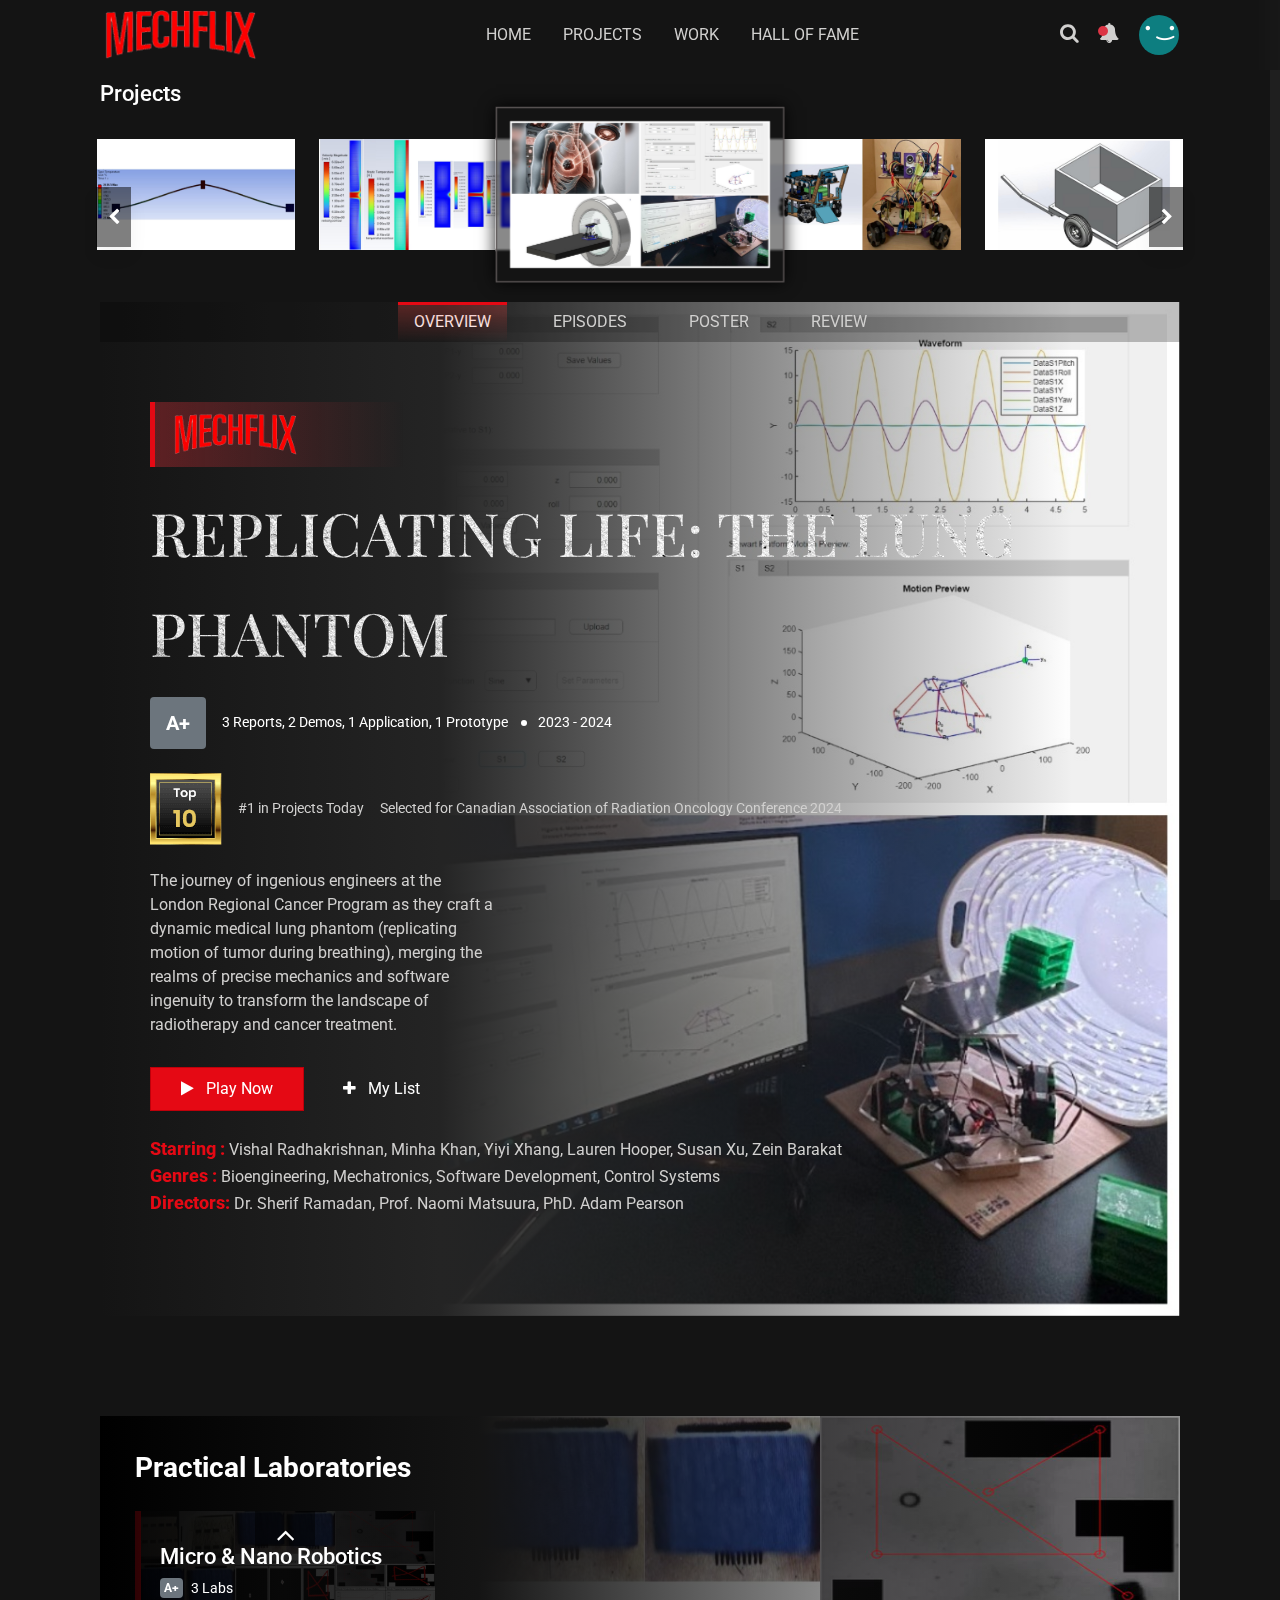
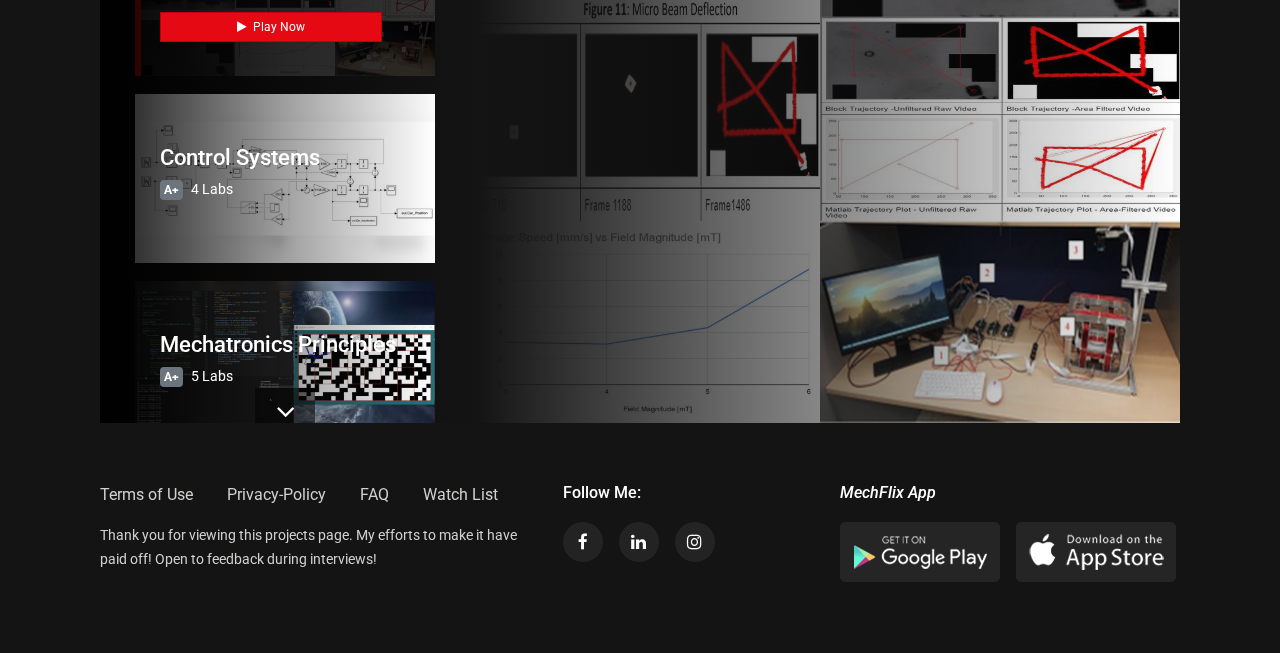
<file: projectsnew.html>
<!DOCTYPE html>
<html lang="en">

<head>
  <meta charset="UTF-8" />
  <meta http-equiv="X-UA-Compatible" content="IE=edge" />
  <meta name="viewport" content="width=device-width, initial-scale=1.0" />
  <title>Vishal Radhakrishnan Portfolio</title>
  <link rel="stylesheet" href="css/bootstrap.min.css" />
  <link rel="stylesheet" href="https://stackpath.bootstrapcdn.com/font-awesome/4.7.0/css/font-awesome.min.css" />
  <!-- i will provide this in description  -->
  <link rel="stylesheet" href="css/slick.css" />
  <link rel="stylesheet" href="css/slick-theme.css" />
  <link rel="stylesheet" href="css/owl.carousel.min.css" />
  <link rel="stylesheet" href="css/animate.min.css" />
  <link rel="stylesheet" href="css/magnific-popup.css" />
  <link rel="stylesheet" href="css/select2.min.css" />
  <link rel="stylesheet" href="css/select2-bootstrap4.min.css" />

  <link rel="stylesheet" href="css/slick-animation.css" />
  <link rel="stylesheet" href="style.css" />
  <!-- scroll style -->
  <link rel="stylesheet" href="css/scroll.css" />
</head>

<body>
  <!--- for scroll bar ----->
  <div id="progressbar"></div>
  <div id="scrollPath"></div>

  <header id="main-header">
    <div class="main-header">
      <div class="container-fluid">
        <div class="row">
          <div class="col-sm-12">
            <nav class="navbar navbar-expand-lg navbar-light p-0">
              <a href="#" class="navbar-toggler c-toggler" data-toggle="collapse" data-target="#navbarSupportedContent"
                aria-controls="navbarSupportedContent" aria-expanded="false" aria-label="Toggle navigation">
                <div class="navbar-toggler-icon" data-toggle="collapse">
                  <span class="navbar-menu-icon navbar-menu-icon--top"></span>
                  <span class="navbar-menu-icon navbar-menu-icon--middle"></span>
                  <span class="navbar-menu-icon navbar-menu-icon--bottom"></span>
                </div>
              </a>
              <a href="index.html" class="navbar-brand">
                <img src="images/logo1.png" class="img-fluid logo" alt="" />
              </a>
              <div class="collapse navbar-collapse" id="navbarSupportedContent">
                <div class="menu-main-menu-container">
                  <ul id="top-menu" class="navbar-nav ml-auto">
                    <li class="menu-item"><a href="index.html">Home</a></li>
                    <li class="menu-item"><a href="projectsnew.html">Projects</a></li>
                    <li class="menu-item"><a href="worknew.html">Work</a></li>
                    <li class="menu-item"><a href="skills.html">Hall of Fame</a></li>
                  </ul>
                </div>
              </div>
              <div class="mobile-more-menu">
                <a href="javascript:void(0);" class="more-toggle" id="dropdownMenuButton" data-toggle="more-toggle"
                  aria-haspopup="true" aria-expanded="false">
                  <i class="fa fa-ellipsis-h"></i>
                </a>
                <div class="more-menu" aria-labelledby="dropdownMenuButton">
                  <div class="navbar-right position-relative">
                    <ul class="d-flex align-items-center justify-content-end list-inline m-0">
                      <li>
                        <a href="#" class="search-toggle">
                          <i class="fa fa-search"></i>
                        </a>
                        <div class="search-box iq-search-bar">
                          <form action="#" class="searchbox">
                            <div class="form-group position-relative">
                              <input type="text" class="text search-input font-size-12"
                                placeholder="type here to search..." />
                              <i class="search-link fa fa-search"></i>
                            </div>
                          </form>
                        </div>
                      </li>
                      <li class="nav-item nav-icon">
                        <a href="#" class="search-toggle position-relative">
                          <i class="fa fa-bell"></i>
                          <span class="bg-danger dots"></span>
                        </a>
                        <div class="iq-sub-dropdown">
                          <div class="iq-card shadow-none m-0">
                            <div class="iq-card-body">
                              <a href="#" class="iq-sub-card">
                                <div class="media align-items-center">
                                  <img src="images/notify/thumb-1.jpg" alt="" class="img-fluid mr-3" />
                                  <div class="media-body">
                                    <h6 class="mb-0">Computational Fluid Dynamics</h6>
                                    <small class="font-size-12">just now</small>
                                  </div>
                                </div>
                              </a>
                              <a href="#" class="iq-sub-card">
                                <div class="media align-items-center">
                                  <img src="images/notify/thumb-2.jpg" alt="" class="img-fluid mr-3" />
                                  <div class="media-body">
                                    <h6 class="mb-0">V-beam Microactuator</h6>
                                    <small class="font-size-12">25 mins ago</small>
                                  </div>
                                </div>
                              </a>
                              <a href="#" class="iq-sub-card">
                                <div class="media align-items-center">
                                  <img src="images/notify/thumb-3.jpg" alt="" class="img-fluid mr-3" />
                                  <div class="media-body">
                                    <h6 class="mb-0">Radiotherapy Lung Phantom</h6>
                                    <small class="font-size-12">1h 30 mins ago</small>
                                  </div>
                                </div>
                              </a>
                            </div>
                          </div>
                        </div>
                      </li>
                      <li>
                        <a href="#" class="iq-user-dropdown search-toggle d-flex align-items-center">
                          <img src="images/user/user.png" class="img-fluid user-m rounded-circle" alt="" />
                        </a>
                      </li>
                    </ul>
                  </div>
                </div>
              </div>

              <div class="navbar-right menu-right">
                <ul class="d-flex align-items-center list-inline m-0">
                  <li class="nav-item nav-icon">
                    <a href="#" class="search-toggle device-search">
                      <i class="fa fa-search"></i>
                    </a>
                    <div class="search-box iq-search-bar d-search">
                      <form action="#" class="searchbox">
                        <div class="form-group position-relative">
                          <input type="text" class="text search-input font-size-12"
                            placeholder="type here to search..." />
                          <i class="search-link fa fa-search"></i>
                        </div>
                      </form>
                    </div>
                  </li>
                  <li class="nav-item nav-icon">
                    <a href="#" class="search-toggle" data-toggle="search-toggle">
                      <i class="fa fa-bell"></i>
                      <span class="bg-danger dots"></span>
                    </a>
                    <div class="iq-sub-dropdown">
                      <div class="iq-card shadow-none m-0">
                        <div class="iq-card-body">
                          <a href="#" class="iq-sub-card">
                            <div class="media align-items-center">
                              <img src="images/notify/thumb-1.jpg" alt="" class="img-fluid mr-3" />
                              <div class="media-body">
                                <h6 class="mb-0">Computational Fluid Dynamics</h6>
                                <small class="font-size-12">just now</small>
                              </div>
                            </div>
                          </a>
                          <a href="#" class="iq-sub-card">
                            <div class="media align-items-center">
                              <img src="images/notify/thumb-2.jpg" alt="" class="img-fluid mr-3" />
                              <div class="media-body">
                                <h6 class="mb-0">
                                  V-beam Microactuator
                                </h6>
                                <small class="font-size-12">25 mins ago</small>
                              </div>
                            </div>
                          </a>
                          <a href="#" class="iq-sub-card">
                            <div class="media align-items-center">
                              <img src="images/notify/thumb-3.jpg" alt="" class="img-fluid mr-3" />
                              <div class="media-body">
                                <h6 class="mb-0">Radiotherapy Lung Phantom</h6>
                                <small class="font-size-12">1h 30 mins ago</small>
                              </div>
                            </div>
                          </a>
                        </div>
                      </div>
                    </div>
                  </li>
                  <li class="nav-item nav-icon">
                    <a href="#" class="iq-user-dropdown search-toggle d-flex align-items-center p-0">
                      <img src="images/user/user.png" class="img-fluid user-m rounded-circle" alt="" />
                    </a>
                  </li>
                </ul>
              </div>
            </nav>
            <div class="nav-overlay"></div>
          </div>
        </div>
      </div>
    </div>
  </header>



  <!-- main content starts  -->
  <div class="main-content">
    <!-- trending section  -->
    <section id="iq-trending" class="s-margin">
      <div class="container-fluid">
        <div class="row">
          <div class="col-sm-12 overflow-hidden">
            <div class="iq-main-header d-flex align-items-center justify-content-between">
              <h4 class="main-title">Projects</h4>
            </div>
            <div class="trending-contens">
              <ul id="trending-slider-nav" class="list-inline p-0 mb-0 row align-items-center">
                <li>
                  <a href="javascript:void(0);">
                    <div class="movie-slick position-relative">
                      <img src="images/projectImages/projects/lungPhantom/bg2.jpg" class="img-fluid" alt="">
                    </div>
                  </a>
                </li>
                <li>
                  <a href="javascript:void(0);">
                    <div class="movie-slick position-relative">
                      <img src="images/projectImages/projects/444mazeRobot/collage.jpg" class="img-fluid" alt="">
                    </div>
                  </a>
                </li>
                <li>
                  <a href="javascript:void(0);">
                    <div class="movie-slick position-relative">
                      <img src="images/projectImages/projects/bikeTrailer/img1.jpg" class="img-fluid" alt="">
                    </div>
                  </a>
                </li>
                <li>
                  <a href="javascript:void(0);">
                    <div class="movie-slick position-relative">
                      <img src="images/projectImages/projects/PCBDesign/solderedmotherboard.jpg" class="img-fluid" alt="">
                    </div>
                  </a>
                </li>
                <li>
                  <a href="javascript:void(0);">
                    <div class="movie-slick position-relative">
                      <img src="images/projectImages/projects/3Dprinter/3Dprinter.jpg" class="img-fluid" alt="">
                    </div>
                  </a>
                </li>
                <li>
                  <a href="javascript:void(0);">
                    <div class="movie-slick position-relative">
                      <img src="images/projectImages/projects/thermoElectricGenerator/resized_img4.jpg" class="img-fluid" alt="">
                    </div>
                  </a>
                </li>
                <li>
                  <a href="javascript:void(0);">
                    <div class="movie-slick position-relative">
                      <img src="images/projectImages/projects/VbeamActuator/resized_img2.jpg" class="img-fluid" alt="">
                    </div>
                  </a>
                </li>
                <li>
                  <a href="javascript:void(0);">
                    <div class="movie-slick position-relative">
                      <img src="images/projectImages/projects/CFDJet/collagejet.jpg" class="img-fluid" alt="">
                    </div>
                  </a>
                </li>

              </ul>
              <ul id="trending-slider" class="list-inline p-0 m-0 d-flex align-items-center">
                <li>
                  <div class="tranding-block position-relative" style="background-image: url(images/projectImages/projects/lungPhantom/bg2.jpg);">
                    <div class="trending-custom-tab">
                      <div class="tab-title-info position-relative">
                        <ul class="trending-pills d-flex nav nav-pills justify-content-center align-items-center text-center" role="tablist">
                          <li class="nav-item">
                            <a href="#trending-data9" class="nav-link active show" data-toggle="pill" role="tab" aria-selected="true">
                              Overview
                            </a>
                          </li>
                          <li class="nav-item">
                            <a href="#trending-data10" class="nav-link" data-toggle="pill" role="tab" aria-selected="false">
                              Episodes
                            </a>
                          </li> 
                         <li class="nav-item">
                            <a href="#trending-data11" class="nav-link" data-toggle="pill" role="tab" aria-selected="false">
                              Poster
                            </a>
                          </li>
                          <li class="nav-item">
                            <a href="#trending-data12" class="nav-link" data-toggle="pill" role="tab" aria-selected="false">
                              Review
                            </a>
                          </li>
                        </ul>
                      </div>
                      <div class="trending-content">
                        <div id="trending-data9" class="overview-tab tab-pane fade active show">
                          <div class="trending-info align-items-center w-100 animated fadeInUp">
                            <a href="javascript:void(0);" tabindex="0">
                              <div class="res-logo">
                                <div class="channel-logo">
                                  <img src="images/logo1.png" class="c-logo" alt="">
                                </div>
                              </div>
                            </a>
                            <h1 class="trending-text big-title text-uppercase">Replicating Life: The Lung Phantom</h1>
                            <div class="d-flex align-items-center text-white text-detail">
                              <span class="badge badge-secondary p-3">A+</span>
                              <span class="ml-3">3 Reports, 2 Demos, 1 Application, 1 Prototype</span>
                              <span class="trending-year">2023 - 2024</span>
                            </div>
                            <div class="d-flex align-items-center series mb-4">
                              <a href="javascript:void(0);">
                                <img src="images/trending/trending-label.png" class="img-fluid" alt="">
                              </a>
                              <span class="text-gold ml-3">#1 in Projects Today</span>
                              <span class="text-gold ml-3">Selected for Canadian Association of Radiation Oncology Conference 2024</span>
                            </div>
                            <p class="trending-dec">
                              The journey of ingenious engineers at the London Regional Cancer Program as they craft a dynamic medical lung phantom (replicating motion of tumor during breathing), merging the realms of precise mechanics and software ingenuity to transform the landscape of radiotherapy and cancer treatment.
                            </p>
                            <div class="p-btns">
                              <div class="d-flex align-items-center p-0">
                                <a href="images/projectImages/projects/lungPhantom/stewart.mp4" class="btn btn-hover mr-2" tabindex="0" class="playtrailer" onclick="toggleVideo();">
                                  <i class="fa fa-play mr-2"></i>
                                  Play Now
                                </a>
                                <a href="#" class="btn btn-link" tabindex="0">
                                  <i class="fa fa-plus pr-2"></i>
                                  My List 
                                </a>
                              </div>
                            </div>
                            <div class="trending-list mt-4">
                              <div class="text-primary title">
                                Starring : 
                                <span class="text-body">
                                  Vishal Radhakrishnan, Minha Khan, Yiyi Xhang, Lauren Hooper, Susan Xu, Zein Barakat
                                </span>
                              </div>
                              <div class="text-primary title">
                                Genres :
                                <span class="text-body">
                                  Bioengineering, Mechatronics, Software Development, Control Systems
                                </span>
                              </div>
                              <div class="text-primary title">
                                Directors:
                                <span class="text-body">
                                  Dr. Sherif Ramadan, Prof. Naomi Matsuura, PhD. Adam Pearson
                                </span>
                              </div>
                            </div>
                          </div>
                        </div>

                        <div id="trending-data10" class="overlay-tab tab-pane fade">
                          <div class="trending-info align-items-center w-100 animated fadeInUp">
                            <a href="#" tabindex="0">
                              <div class="channel-logo">
                                <img src="images/logo1.png" class="c-logo" alt="">
                              </div>
                            </a>
                            <h1 class="trending-text big-title text-uppercase">Replicating Life: The Lung Phantom</h1>
                            <div class="d-flex align-items-center text-white text-detail mb-4">
                              <span class="season_date">
                                5 Seasons 
                              </span>
                              <span class="trending-year">2023 - 2024</span>
                            </div>
                            <div class="iq-custom-select d-inline-block sea-epi">
                              <select name="Seasons" class="form-control season-select">
                                <option value="Season1">Iteration Odyssey: The Development</option>
                                <option value="Season2">Trial by Design: The Testing</option>
                                <option value="Season3">Accuracy Ascendant: Performance Revelation</option>
                                <option value="Season4">Benchmark Battles: Specification Evaluation</option>
                                <option value="Season5">Next Horizon: The Future </option>
                              </select>
                            </div>

                            <div class="episodes-contens mt-4">
                              <div class="owl-carousel owl-theme episodes-slider1 list-inline p-0 m-0">
                                <div class="e-item">
                                  <div class="block-image position-relative">
                                    <a href="#">
                                      <img src="images\projectImages\projects\lungPhantom\img6.jpg" class="img-fluid" alt="">
                                    </a>
                                    <div class="episode-play-info">
                                      <div class="episode-play">
                                        <a href="#" tabindex="0">
                                          <i class="fa fa-play"></i>
                                        </a>
                                      </div>
                                    </div>
                                  </div>
                                  <div class="episodes-description text-body">
                                    <div class="d-flex align-items-center justify-content-between">
                                      <a href="#">Episode 1</a>
                                      <span class="text-primary">2.25m</span>
                                    </div>
                                    <p class="mb-0">Problem - Understanding lung phantom use</p>
                                  </div>
                                </div>
                                <div class="e-item">
                                  <div class="block-image position-relative">
                                    <a href="#">
                                      <img src="images\projectImages\projects\lungPhantom\img4.png" class="img-fluid" alt="">
                                    </a>
                                    <div class="episode-play-info">
                                      <div class="episode-play">
                                        <a href="#" tabindex="0">
                                          <i class="fa fa-play"></i>
                                        </a>
                                      </div>
                                    </div>
                                  </div>
                                  <div class="episodes-description text-body">
                                    <div class="d-flex align-items-center justify-content-between">
                                      <a href="#">Episode 2</a>
                                      <span class="text-primary">2.25m</span>
                                    </div>
                                    <p class="mb-0">6DOF - Radiation safe 3D Tumor motion</p>
                                  </div>
                                </div>
                                <div class="e-item">
                                  <div class="block-image position-relative">
                                    <a href="#">
                                      <img src="images\projectImages\projects\lungPhantom\img2.png" class="img-fluid" alt="">
                                    </a>
                                    <div class="episode-play-info">
                                      <div class="episode-play">
                                        <a href="#" tabindex="0">
                                          <i class="fa fa-play"></i>
                                        </a>
                                      </div>
                                    </div>
                                  </div>
                                  <div class="episodes-description text-body">
                                    <div class="d-flex align-items-center justify-content-between">
                                      <a href="#">Episode 3</a>
                                      <span class="text-primary">2.25m</span>
                                    </div>
                                    <p class="mb-0">Simulation - Doctors Desired Motion </p>
                                  </div>
                                </div>
                                <div class="e-item">
                                  <div class="block-image position-relative">
                                    <a href="#">
                                      <img src="images\projectImages\projects\lungPhantom\img3.png" class="img-fluid" alt="">
                                    </a>
                                    <div class="episode-play-info">
                                      <div class="episode-play">
                                        <a href="#" tabindex="0">
                                          <i class="fa fa-play"></i>
                                        </a>
                                      </div>
                                    </div>
                                  </div>
                                  <div class="episodes-description text-body">
                                    <div class="d-flex align-items-center justify-content-between">
                                      <a href="#">Episode 4</a>
                                      <span class="text-primary">2.25m</span>
                                    </div>
                                    <p class="mb-0">Prototype - Lung motion in action </p>
                                  </div>
                                </div>
                                <div class="e-item">
                                  <div class="block-image position-relative">
                                    <a href="#">
                                      <img src="images/projectImages/projects/lungPhantom/resized_img1.jpg" class="img-fluid" alt="">
                                    </a>
                                    <div class="episode-play-info">
                                      <div class="episode-play">
                                        <a href="#" tabindex="0">
                                          <i class="fa fa-play"></i>
                                        </a>
                                      </div>
                                    </div>
                                  </div>
                                  <div class="episodes-description text-body">
                                    <div class="d-flex align-items-center justify-content-between">
                                      <a href="#">Episode 5</a>
                                      <span class="text-primary">2.25m</span>
                                    </div>
                                    <p class="mb-0">Radiotherapy Plan - The design use</p>
                                  </div>
                                </div>

                              </div>
                            </div>

                          </div>
                        </div>

                        <div id="trending-data11" class="overlay-tab tab-pane fade">
                          <div class="trending-info align-items-center w-100 animated fadeInUp">
                            <a href="#" tabindex="0">
                              <div class="channel-logo">
                                <img src="images/logo1.png" class="c-logo" alt="">
                              </div>
                            </a>
                            <h1 class="trending-text big-title text-uppercase">Replicating Life: The Lung Phantom</h1>
                            <div class="episodes-contens mt-4">
                              <div class="owl-carousel owl-theme episodes-slider1 list-inline p-0 m-0">
                                <div class="e-item">
                                  <div class="block-image position-relative">
                                    <a href="images/projectImages/projects/lungPhantom/img7.jpg">
                                      <img src="images/projectImages/projects/lungPhantom/img7.jpg" class="img-fluid" alt="">
                                    </a>
                                    <div class="episode-play-info">
                                      <div class="episode-play">
                                        <a href="images/projectImages/projects/lungPhantom/img7.jpg" tabindex="0">
                                          <i class="fa fa-play"></i>
                                        </a>
                                      </div>
                                    </div>
                                  </div>
                                  <div class="episodes-description text-body">
                                    <div class="d-flex align-items-center justify-content-between">
                                      <a href="images/projectImages/projects/lungPhantom/img7.jpg">Poster</a>
                                      <span class="text-primary">2.25m</span>
                                    </div>
                                    <p class="mb-0">Click to Open on full Screen</p>
                                  </div>
                                </div>
                              </div>
                            </div>
                          </div>
                        </div>

                        <div id="trending-data12" class="overlay-tab tab-pane fade">
                          <div class="trending-info align-items-center w-100 animated fadeInUp">
                            <a href="javascript:void(0);" tabindex="0">
                              <div class="res-logo">
                                <div class="channel-logo">
                                  <img src="images/logo1.png" class="c-logo" alt="">
                                </div>
                              </div>
                            </a>
                            <h1 class="trending-text big-title text-uppercase">Replicating Life: The Lung Phantom</h1>
                            <p class="trending-dec">
                              <h2>Overview:</h2>
                              <ul>
                                  <li>Spearheaded the design and development of a medical phantom for simulating 3D motion of tumors.</li>
                                  <li>Engineered a dual Stewart platform solution for complex tumor dynamics simulation.</li>
                                  <li>Led code development for motion control of six motors, integrating user-inputted data for simulations.</li>
                                  <li>Ensured precise motion pattern execution to enhance radiotherapy planning.</li>
                              </ul>

                              <h2>Technical Development and Collaboration</h2>
                              <ul>
                                  <li>Developed and refined the control system, programmed Arduino and MATLAB code for 3D trajectory generation.</li>
                                  <li>Engaged with the team for system adaptability across various simulation scenarios.</li>
                              </ul>

                              <h2>Project Execution and Impact:</h2>
                              <ul>
                                  <li>Directed the project from design conceptualization to prototype testing.</li>
                                  <li>Leveraged expertise in mechanical engineering, software development, and project management, setting new standards in medical phantoms for radiotherapy.</li>
                              </ul>

                              <h2>Outcomes:</h2>
                              <ul>
                                  <li>The Radiotherapy Lung Phantom Design project serves as a testament to the potential of interdisciplinary collaboration and innovation in medical technology, significantly enhancing radiotherapy planning and potentially improving cancer treatment outcomes.</li>
                              </ul>
                            </p>
                          </div>
                        </div>
                      </div>
                    </div>
                  </div>
                </li>
                <li>
                  <div class="tranding-block position-relative" style="background-image: url(images/projectImages/projects/444mazeRobot/collage.jpg);">
                    <div class="trending-custom-tab">
                      <div class="tab-title-info position-relative">
                        <ul class="trending-pills d-flex nav nav-pills justify-content-center align-items-center text-center" role="tablist">
                          <li class="nav-item">
                            <a href="#trending-data1" class="nav-link active show" data-toggle="pill" role="tab" aria-selected="true">
                              Overview
                            </a>
                          </li>
                          <li class="nav-item">
                            <a href="#trending-data2" class="nav-link" data-toggle="pill" role="tab" aria-selected="false">
                              Episodes
                            </a>
                          </li>
                          <!--<li class="nav-item">
                            <a href="#trending-data3" class="nav-link" data-toggle="pill" role="tab" aria-selected="false">
                              Trailers
                            </a>
                          </li> -->
                          <li class="nav-item">
                            <a href="#trending-data4" class="nav-link" data-toggle="pill" role="tab" aria-selected="false">
                              Review
                            </a>
                          </li>
                        </ul>
                      </div>
                      <div class="trending-content">
                        <div id="trending-data1" class="overview-tab tab-pane fade active show">
                          <div class="trending-info align-items-center w-100 animated fadeInUp">
                            <a href="javascript:void(0);" tabindex="0">
                              <div class="res-logo">
                                <div class="channel-logo">
                                  <img src="images/logo1.png" class="c-logo" alt="">
                                </div>
                              </div>
                            </a>
                            <h1 class="trending-text big-title text-uppercase">Maze Navigator</h1>
                            <div class="d-flex align-items-center text-white text-detail">
                              <span class="badge badge-secondary p-3">A</span>
                              <span class="ml-3">2 Reports, 3 Demos, 1 Prototype</span>
                              <span class="trending-year">2023</span>
                            </div>
                            <div class="d-flex align-items-center series mb-4">
                              <a href="javascript:void(0);">
                                <img src="images/trending/trending-label.png" class="img-fluid" alt="">
                              </a>
                              <span class="text-gold ml-3">#2 in Series Today</span>
                            </div>
                            <p class="trending-dec">
                              Join the adventure of innovation at the University of Toronto, where a team of Mechatronics engineers utilizes ultrasonic sensing, advanced CAD modeling, and strategic programming in Arduino and Python to create an autonomous maze-navigating robot, showcasing their prowess in robotics design and project management.
                            </p>
                            <div class="p-btns">
                              <div class="d-flex align-items-center p-0">
                                <a href="#" class="btn btn-hover mr-2" tabindex="0">
                                  <i class="fa fa-play mr-2"></i>
                                  Play Now
                                </a>
                                <a href="#" class="btn btn-link" tabindex="0">
                                  <i class="fa fa-plus pr-2"></i>
                                  My List 
                                </a>
                              </div>
                            </div>
                            <div class="trending-list mt-4">
                              <div class="text-primary title">
                                Starring : 
                                <span class="text-body">
                                  Vishal Radhakrishnan, Minha Khan, Diljot Grewal, Dina Bernstein
                                </span>
                              </div>
                              <div class="text-primary title">
                                Genres :
                                <span class="text-body">
                                  Mechatronics, Arduino and Python Programming, CAD
                                </span>
                              </div>
                              <div class="text-primary title">
                                Directors :
                                <span class="text-body">
                                  MIE442 Mechatronics Principles
                                </span>
                              </div>
                            </div>
                          </div>
                        </div>

                        <div id="trending-data2" class="overlay-tab tab-pane fade">
                          <div class="trending-info align-items-center w-100 animated fadeInUp">
                            <a href="#" tabindex="0">
                              <div class="channel-logo">
                                <img src="images/logo1.png" class="c-logo" alt="">
                              </div>
                            </a>
                            <h1 class="trending-text big-title text-uppercase">Maze Navigator</h1>
                            <div class="d-flex align-items-center text-white text-detail mb-4">
                              <span class="season_date">
                                3 Seasons 
                              </span>
                              <span class="trending-year">2023</span>
                            </div>
                            <div class="iq-custom-select d-inline-block sea-epi">
                              <select name="Seasons" class="form-control season-select">
                                <option value="Season1">Milestone 1 - Obstacle Avoidance</option>
                                <option value="Season2">Milestone 2 - Localization</option>
                                <option value="Season3">Milestone 3 - Block Pick-up and Drop</option>
                              </select>
                            </div>

                            <div class="episodes-contens mt-4">
                              <div class="owl-carousel owl-theme episodes-slider1 list-inline p-0 m-0">
                                <div class="e-item">
                                  <div class="block-image position-relative">
                                    <a href="#">
                                      <img src="images\projectImages\projects\444mazeRobot\img11.jpg" class="img-fluid" alt="">
                                    </a>
                                    <div class="episode-play-info">
                                      <div class="episode-play">
                                        <a href="#" tabindex="0">
                                          <i class="fa fa-play"></i>
                                        </a>
                                      </div>
                                    </div>
                                  </div>
                                  <div class="episodes-description text-body">
                                    <div class="d-flex align-items-center justify-content-between">
                                      <a href="#">Episode 1</a>
                                      <span class="text-primary">1.5m</span>
                                    </div>
                                    <p class="mb-0">The Proposal - CAD, Circuit & Maze Solving Strategy</p>
                                  </div>
                                </div>
                                <div class="e-item">
                                  <div class="block-image position-relative">
                                    <a href="#">
                                      <img src="images\projectImages\projects\444mazeRobot\img12.jpg" class="img-fluid" alt="">
                                    </a>
                                    <div class="episode-play-info">
                                      <div class="episode-play">
                                        <a href="#" tabindex="0">
                                          <i class="fa fa-play"></i>
                                        </a>
                                      </div>
                                    </div>
                                  </div>
                                  <div class="episodes-description text-body">
                                    <div class="d-flex align-items-center justify-content-between">
                                      <a href="#">Episode 2</a>
                                      <span class="text-primary">1m</span>
                                    </div>
                                    <p class="mb-0">Avoid Obstacles - Wall Detection</p>
                                  </div>
                                </div>
                                <div class="e-item">
                                  <div class="block-image position-relative">
                                    <a href="#">
                                      <img src="images\projectImages\projects\444mazeRobot\img6.jpg" class="img-fluid" alt="">
                                    </a>
                                    <div class="episode-play-info">
                                      <div class="episode-play">
                                        <a href="#" tabindex="0">
                                          <i class="fa fa-play"></i>
                                        </a>
                                      </div>
                                    </div>
                                  </div>
                                  <div class="episodes-description text-body">
                                    <div class="d-flex align-items-center justify-content-between">
                                      <a href="#">Episode 3</a>
                                      <span class="text-primary">2.25m</span>
                                    </div>
                                    <p class="mb-0">Localize - Where am I?</p>
                                  </div>
                                </div>
                                <div class="e-item">
                                  <div class="block-image position-relative">
                                    <a href="#">
                                      <img src="images\projectImages\projects\444mazeRobot\img13.jpg" class="img-fluid" alt="">
                                    </a>
                                    <div class="episode-play-info">
                                      <div class="episode-play">
                                        <a href="#" tabindex="0">
                                          <i class="fa fa-play"></i>
                                        </a>
                                      </div>
                                    </div>
                                  </div>
                                  <div class="episodes-description text-body">
                                    <div class="d-flex align-items-center justify-content-between">
                                      <a href="#">Episode 4</a>
                                      <span class="text-primary">2.25m</span>
                                    </div>
                                    <p class="mb-0">Transference - Secure the Block</p>
                                  </div>
                                </div>
                                <div class="e-item">
                                  <div class="block-image position-relative">
                                    <a href="#">
                                      <img src="images\projectImages\projects\444mazeRobot\img14.jpg" class="img-fluid" alt="">
                                    </a>
                                    <div class="episode-play-info">
                                      <div class="episode-play">
                                        <a href="#" tabindex="0">
                                          <i class="fa fa-play"></i>
                                        </a>
                                      </div>
                                    </div>
                                  </div>
                                  <div class="episodes-description text-body">
                                    <div class="d-flex align-items-center justify-content-between">
                                      <a href="#">Episode 5</a>
                                      <span class="text-primary">2.25m</span>
                                    </div>
                                    <p class="mb-0">Integration - Conquer the Maze</p>
                                  </div>
                                </div>

                              </div>
                            </div>

                          </div>
                        </div>

                        <div id="trending-data3" class="overlay-tab tab-pane fade">
                          <div class="trending-info align-items-center w-100 animated fadeInUp">
                            <a href="#" tabindex="0">
                              <div class="channel-logo">
                                <img src="images/logo1.png" class="c-logo" alt="">
                              </div>
                            </a>
                            <h1 class="trending-text big-title text-uppercase">Maze Navigator</h1>
                              <div class="episodes-contens mt-4">
                                <div class="owl-carousel owl-theme episodes-slider1 list-inline p-0 m-0">
                                  <div class="e-item">
                                    <div class="block-image position-relative">
                                      <a href="#">
                                        <img src="images/projectImages/projects/444mazeRobot/img3.jpg" class="img-fluid" alt="">
                                      </a>
                                      <div class="episode-play-info">
                                        <div class="episode-play">
                                          <a href="#" tabindex="0">
                                            <i class="fa fa-play"></i>
                                          </a>
                                        </div>
                                      </div>
                                    </div>
                                    <div class="episodes-description text-body">
                                      <div class="d-flex align-items-center justify-content-between">
                                        <a href="#">Trailer</a>
                                        <span class="text-primary">2.25m</span>
                                      </div>
                                      <p class="mb-0">Lorem ipsum dolor, sit amet consectetur adipisicing elit. Cumque aliquam quisquam iure tempore earum sequi.</p>
                                    </div>
                                  </div>
                              </div>
                            </div>
                          </div>
                        </div>
          
                        <div id="trending-data4" class="overlay-tab tab-pane fade">
                          <div class="trending-info align-items-center w-100 animated fadeInUp">
                            <a href="javascript:void(0);" tabindex="0">
                              <div class="res-logo">
                                <div class="channel-logo">
                                  <img src="images/logo1.png" class="c-logo" alt="">
                                </div>
                              </div>
                            </a>
                            <h1 class="trending-text big-title text-uppercase">Maze Navigator</h1>
                            <p class="trending-dec">
                              <ul>
                                <li>Spearheaded the design and creation of an Autonomous Maze-Navigating Robot, achieving independent localization, navigation, and retrieval tasks within a maze. This project received an exceptional grade of A, showcasing outstanding proficiency and innovation.</li>
                                <li>Integrated Ultrasonic Sensors, DC Motors, and omni-wheels, utilizing SolidWorks for CAD design, 3D printing, and laser machining of parts, ensuring precise navigation and obstacle avoidance.</li>
                                <li>Crafted comprehensive circuit designs with TinkerCAD and authored efficient Arduino and Python code for real-time control over navigation tasks, including obstacle avoidance and block handling, completing complex sequences in under 7 minutes.</li>
                                <li>Implemented a 2D histogram landmarking strategy for enhanced localization accuracy, coupled with a U-shaped gripper mechanism for autonomous block pickup and delivery.</li>
                                <li>Led a dynamic team through iterative design processes and strategic project management, focusing on seamless integration of mechanical designs and software solutions for system optimization.</li>
                              </ul>
                            </p>
                            <p class="trending-dec">
                              <h2>Key Technologies and Skills:</h2>
                                <ul>
                                    <li>Expertise in robotics design, ultrasonic sensing, and CAD modeling with a strong foundation in Arduino and Python programming for embedded systems.</li>
                                    <li>Demonstrated ability in project management, emphasizing collaboration, innovation, and strategic problem-solving to overcome design and integration challenges.</li>
                                </ul>
                            </p>
                            <p class="trending-dec">
                              <h2>Future Directions:</h2>
                              <ul>
                                  <li>Identified potential enhancements including automation of obstacle avoidance, drive system calibration, and the incorporation of Bluetooth for remote control, paving the way for advanced autonomous robotic systems.</li>
                              </ul>
                            </p>
                          </div>
                        </div>

                      </div>
                    </div>
                  </div>
                </li>
                <li>
                  <div class="tranding-block position-relative" style="background-image: url(images/projectImages/projects/bikeTrailer/img1.jpg);">
                    <div class="trending-custom-tab">
                      <div class="tab-title-info position-relative">
                        <ul class="trending-pills d-flex nav nav-pills justify-content-center align-items-center text-center" role="tablist">
                          <li class="nav-item">
                            <a href="#trending-data5" class="nav-link active show" data-toggle="pill" role="tab" aria-selected="true">
                              Overview
                            </a>
                          </li>
                          <li class="nav-item">
                            <a href="#trending-data6" class="nav-link" data-toggle="pill" role="tab" aria-selected="false">
                              Episodes
                            </a>
                          </li>
                        <!--<li class="nav-item">
                            <a href="#trending-data7" class="nav-link" data-toggle="pill" role="tab" aria-selected="false">
                              Trailer
                            </a>
                          </li>-->
                          <li class="nav-item">
                            <a href="#trending-data8" class="nav-link" data-toggle="pill" role="tab" aria-selected="false">
                              Review
                            </a>
                          </li>
                        </ul>
                      </div>
                      <div class="trending-content">
                        <div id="trending-data5" class="overview-tab tab-pane fade active show">
                          <div class="trending-info align-items-center w-100 animated fadeInUp">
                            <a href="javascript:void(0);" tabindex="0">
                              <div class="res-logo">
                                <div class="channel-logo">
                                  <img src="images/logo1.png" class="c-logo" alt="">
                                </div>
                              </div>
                            </a>
                            <h1 class="trending-text big-title text-uppercase">Trailblazer: The Engineering of Movement</h1>
                            <div class="d-flex align-items-center text-white text-detail">
                              <span class="badge badge-secondary p-3">A+</span>
                              <span class="ml-3">1 Report, CAD Model, Motion and Structural Analysis</span>
                              <span class="trending-year">2023</span>
                            </div>
                            <div class="d-flex align-items-center series mb-4">
                              <a href="javascript:void(0);">
                                <img src="images/trending/trending-label.png" class="img-fluid" alt="">
                              </a>
                              <span class="text-gold ml-3">#3 in Projects Today</span>
                            </div>
                            <p class="trending-dec">
                              Witness a team of Mechanical engineers as they transform a vision into velocity, designing a bike cargo trailer robust enough to carry a 100kg load and tackle a 10cm curb impact at 20km/h, utilizing their mastery in SolidWorks CAD, Motion Analysis, Stress Analysis, and material durability, all while pushing the limits of safety and efficiency in transportation design.
                            </p>
                            <div class="p-btns">
                              <div class="d-flex align-items-center p-0">
                                <a href="#" class="btn btn-hover mr-2" tabindex="0">
                                  <i class="fa fa-play mr-2"></i>
                                  Play Now
                                </a>
                                <a href="#" class="btn btn-link" tabindex="0">
                                  <i class="fa fa-plus pr-2"></i>
                                  My List 
                                </a>
                              </div>
                            </div>
                            <div class="trending-list mt-4">
                              <div class="text-primary title">
                                Starring : 
                                <span class="text-body">
                                  Vishal Radhakrishnan, Madison Mindorff, Nadia Candler
                                </span>
                              </div>
                              <div class="text-primary title">
                                Genres :
                                <span class="text-body">
                                  Structural Design -Solidworks CAD, Motion Analysis, ANSYS Structural Analysis
                                </span>
                              </div>
                              <div class="text-primary title">
                                Directors :
                                <span class="text-body">
                                  MIE442 Machine Design
                                </span>
                              </div>
                            </div>
                          </div>
                        </div>

                        <div id="trending-data6" class="overlay-tab tab-pane fade">
                          <div class="trending-info align-items-center w-100 animated fadeInUp">
                            <a href="#" tabindex="0">
                              <div class="channel-logo">
                                <img src="images/logo1.png" class="c-logo" alt="">
                              </div>
                            </a>
                            <h1 class="trending-text big-title text-uppercase">Trailblazer: The Engineering Movement</h1>
                            <div class="d-flex align-items-center text-white text-detail mb-4">
                              <span class="season_date">
                                3 Seasons 
                              </span>
                              <span class="trending-year">2023</span>
                            </div>
                            <div class="iq-custom-select d-inline-block sea-epi">
                              <select name="Seasons" class="form-control season-select">
                                <option value="Season1">Milestone 1 - CAD Design</option>
                                <option value="Season2">Milestone 2 - Motion Analysis</option>
                                <option value="Season3">Milestone 3 - Analytical and Stress Analysis</option>
                              </select>
                            </div>

                            <div class="episodes-contens mt-4">
                              <div class="owl-carousel owl-theme episodes-slider1 list-inline p-0 m-0">
                                <div class="e-item">
                                  <div class="block-image position-relative">
                                    <a href="#">
                                      <img src="images\projectImages\projects\bikeTrailer\img2.jpg" class="img-fluid" alt="">
                                    </a>
                                    <div class="episode-play-info">
                                      <div class="episode-play">
                                        <a href="#" tabindex="0">
                                          <i class="fa fa-play"></i>
                                        </a>
                                      </div>
                                    </div>
                                  </div>
                                  <div class="episodes-description text-body">
                                    <div class="d-flex align-items-center justify-content-between">
                                      <a href="#">Episode 1</a>
                                      <span class="text-primary">2.25m</span>
                                    </div>
                                    <p class="mb-0">Strength vs Weight - Material Selection, Design Optimization</p>
                                  </div>
                                </div>
                                <div class="e-item">
                                  <div class="block-image position-relative">
                                    <a href="#">
                                      <img src="images\projectImages\projects\bikeTrailer\img4.jpg" class="img-fluid" alt="">
                                    </a>
                                    <div class="episode-play-info">
                                      <div class="episode-play">
                                        <a href="#" tabindex="0">
                                          <i class="fa fa-play"></i>
                                        </a>
                                      </div>
                                    </div>
                                  </div>
                                  <div class="episodes-description text-body">
                                    <div class="d-flex align-items-center justify-content-between">
                                      <a href="#">Episode 2</a>
                                      <span class="text-primary">2.25m</span>
                                    </div>
                                    <p class="mb-0">Critical Components - Motion Impact Analysis on Critical components </p>
                                  </div>
                                </div>
                                <div class="e-item">
                                  <div class="block-image position-relative">
                                    <a href="#">
                                      <img src="images\projectImages\projects\bikeTrailer\img5.jpg" class="img-fluid" alt="">
                                    </a>
                                    <div class="episode-play-info">
                                      <div class="episode-play">
                                        <a href="#" tabindex="0">
                                          <i class="fa fa-play"></i>
                                        </a>
                                      </div>
                                    </div>
                                  </div>
                                  <div class="episodes-description text-body">
                                    <div class="d-flex align-items-center justify-content-between">
                                      <a href="#">Episode 3</a>
                                      <span class="text-primary">2.25m</span>
                                    </div>
                                    <p class="mb-0">Analytical vs Simulation - Validation of Strength by theoretical and simulated calculations.</p>
                                  </div>
                                </div>

                                <div class="e-item">
                                  <div class="block-image position-relative">
                                    <a href="#">
                                      <img src="images\projectImages\projects\bikeTrailer\img3.jpg" class="img-fluid" alt="">
                                    </a>
                                    <div class="episode-play-info">
                                      <div class="episode-play">
                                        <a href="#" tabindex="0">
                                          <i class="fa fa-play"></i>
                                        </a>
                                      </div>
                                    </div>
                                  </div>
                                  <div class="episodes-description text-body">
                                    <div class="d-flex align-items-center justify-content-between">
                                      <a href="#">Episode 4</a>
                                      <span class="text-primary">2.25m</span>
                                    </div>
                                    <p class="mb-0">The Final Report</p>
                                  </div>
                                </div>

                              </div>
                            </div>

                          </div>
                        </div>

                        <div id="trending-data7" class="overlay-tab tab-pane fade">
                          <div class="trending-info align-items-center w-100 animated fadeInUp">
                            <a href="#" tabindex="0">
                              <div class="channel-logo">
                                <img src="images/logo1.png" class="c-logo" alt="">
                              </div>
                            </a>
                            <h1 class="trending-text big-title text-uppercase">Trailblazer: The Engineering Movement</h1>
                            <div class="episodes-contens mt-4">
                              <div class="owl-carousel owl-theme episodes-slider1 list-inline p-0 m-0">
                                <div class="e-item">
                                  <div class="block-image position-relative">
                                    <a href="#">
                                      <img src="images\projectImages\projects\bikeTrailer\img3.jpg" class="img-fluid" alt="">
                                    </a>
                                    <div class="episode-play-info">
                                      <div class="episode-play">
                                        <a href="#" tabindex="0">
                                          <i class="fa fa-play"></i>
                                        </a>
                                      </div>
                                    </div>
                                  </div>
                                  <div class="episodes-description text-body">
                                    <div class="d-flex align-items-center justify-content-between">
                                      <a href="#">Trailer 1</a>
                                      <span class="text-primary">2.25m</span>
                                    </div>
                                    <p class="mb-0">Impact Motion</p>
                                  </div>
                                </div>
                              </div>
                            </div>
                          </div>
                        </div>

                        <div id="trending-data8" class="overlay-tab tab-pane fade">
                          <div class="trending-info align-items-center w-100 animated fadeInUp">
                            <a href="javascript:void(0);" tabindex="0">
                              <div class="res-logo">
                                <div class="channel-logo">
                                  <img src="images/logo1.png" class="c-logo" alt="">
                                </div>
                              </div>
                            </a>
                            <h1 class="trending-text big-title text-uppercase">Trailblazer: The Engineering Movement</h1>
                            <p class="trending-dec">
                              <h2>Specifications Achieved:</h2>
                              <ul>
                                <li>Load capacity of 100 kg, primarily supported by two main tires.</li>
                                <li>Equipped with pneumatic tires and designed for durability and optimal functionality.</li>
                              </ul>
                            </p>
                            <p class="trending-dec">
                              <h2>Key Technologies and Skills:</h2>
                              <ul>
                                <li>Developed a comprehensive CAD model in SolidWorks, considering component selection and material analysis for optimum performance and durability.</li>
                                <li>Executed critical stress, deflection, fatigue, and wear analysis, ensuring the trailer's safety and reliability.</li>
                                <li>Utilized SolidWorks Motion Analysis to simulate real-world operating conditions and determine the reaction forces and torque on critical components such as the axle and connector pin.</li>
                              </ul>
                              <ul>
                                <li>Analytical and FEA Skills: Demonstrated competence in stress, deflection, and fatigue analysis, with a thorough application of both analytical calculations and FEA (SolidWorks ANSYS) to confirm design integrity.</li>
                                <li>SolidWorks Proficiency: Extensive use of SolidWorks for CAD modeling and motion analysis, accurately simulating dynamic loads and impact forces encountered in real-world scenarios.</li>
                              </ul>
                            </p>
                            <p class="trending-dec">
                              <h2>Future Directions:</h2>
                              <ul>
                                <li>Identified areas for improvement, including redesigning the axle for increased diameter to better withstand loading and optimizing the trailer design for a better strength-to-weight ratio.</li>
                                <li>Acknowledged limitations and assumptions in the design process, including simplified calculation methods and motion analysis settings, setting the stage for further refinement and accuracy in future designs.</li>
                              </ul>
                            </p>
                          </div>
                        </div>
                      </div>
                    </div>
                  </div>
                </li>
                <li>
                  <div class="tranding-block position-relative" style="background-image: url(images/projectImages/projects/PCBDesign/solderedmotherboard.jpg);">
                    <div class="trending-custom-tab">
                      <div class="tab-title-info position-relative">
                        <ul class="trending-pills d-flex nav nav-pills justify-content-center align-items-center text-center" role="tablist">
                          <li class="nav-item">
                            <a href="#trending-data30" class="nav-link active show" data-toggle="pill" role="tab" aria-selected="true">
                              Overview
                            </a>
                          </li>
                          <li class="nav-item">
                            <a href="#trending-data31" class="nav-link" data-toggle="pill" role="tab" aria-selected="false">
                              Episodes
                            </a>
                          </li>
                         <!----<li class="nav-item">
                            <a href="#trending-data15" class="nav-link" data-toggle="pill" role="tab" aria-selected="false">
                              Trailers
                            </a>
                          </li>-->
                          <li class="nav-item">
                            <a href="#trending-data32" class="nav-link" data-toggle="pill" role="tab" aria-selected="false">
                              Review
                            </a>
                          </li>
                        </ul>
                      </div>
                      <div class="trending-content">
                        <div id="trending-data30" class="overview-tab tab-pane fade active show">
                          <div class="trending-info align-items-center w-100 animated fadeInUp">
                            <a href="javascript:void(0);" tabindex="0">
                              <div class="res-logo">
                                <div class="channel-logo">
                                  <img src="images/logo1.png" class="c-logo" alt="">
                                </div>
                              </div>
                            </a>
                            <h1 class="trending-text big-title text-uppercase">Wired: PCB Design Saga</h1>
                            <div class="d-flex align-items-center text-white text-detail">
                              <span class="badge badge-secondary p-3">A</span>
                              <span class="ml-3">4 Design Projects </span>
                              <span class="trending-year">2022</span>
                            </div>
                            <div class="d-flex align-items-center series mb-4">
                              <a href="javascript:void(0);">
                                <img src="images/trending/trending-label.png" class="img-fluid" alt="">
                              </a>
                              <span class="text-gold ml-3">#8 in Projects Today</span>
                            </div>
                            <p class="trending-dec">
                              In this electrifying narrative, a tenacious duo harnesses the art of PCB design to conquer the volatile frontier of electronic circuits, where every soldered connection could lead to success or failure.Armed with cutting-edge tools like EAGLE and SuperSpice, and a keen eye for troubleshooting, they tackle real-world challenges, pushing the limits of electronic innovation and precision.
                            </p>
                            <div class="p-btns">
                              <div class="d-flex align-items-center p-0">
                                <a href="#" class="btn btn-hover mr-2" tabindex="0">
                                  <i class="fa fa-play mr-2"></i>
                                  Play Now
                                </a>
                                <a href="#" class="btn btn-link" tabindex="0">
                                  <i class="fa fa-plus pr-2"></i>
                                  My List 
                                </a>
                              </div>
                            </div>
                            <div class="trending-list mt-4">
                              <div class="text-primary title">
                                Starring : 
                                <span class="text-body">
                                  Vishal Radhakrishnan, Miles Ah-ton
                                </span>
                              </div>
                              <div class="text-primary title">
                                Genres :
                                <span class="text-body">
                                  Electronic Engineering, Circuit Optimization, and PCB Design
                                </span>
                              </div>
                              <div class="text-primary title">
                                Directors :
                                <span class="text-body">
                                  MIE346 Analog and Digital Electronics for Mechatronics
                                </span>
                              </div>
                            </div>
                          </div>
                        </div>

                        <div id="trending-data31" class="overlay-tab tab-pane fade">
                          <div class="trending-info align-items-center w-100 animated fadeInUp">
                            <a href="#" tabindex="0">
                              <div class="channel-logo">
                                <img src="images/logo1.png" class="c-logo" alt="">
                              </div>
                            </a>
                            <h1 class="trending-text big-title text-uppercase">Wired: PCB Design Saga</h1>
                            <div class="d-flex align-items-center text-white text-detail mb-4">
                              <span class="season_date">
                                2 Seasons 
                              </span>
                              <span class="trending-year">Feb 2019</span>
                            </div>
                            <div class="iq-custom-select d-inline-block sea-epi">
                              <select name="Seasons" class="form-control season-select">
                                <option value="Season1">Season 1</option>
                                <option value="Season2">Season 2</option>
                              </select>
                            </div>

                            <div class="episodes-contens mt-4">
                              <div class="owl-carousel owl-theme episodes-slider1 list-inline p-0 m-0">
                                <div class="e-item">
                                  <div class="block-image position-relative">
                                    <a href="#">
                                      <img src="images\projectImages\projects\PCBDesign\currentsensecircuitdesign.jpg" class="img-fluid" alt="">
                                    </a>
                                    <div class="episode-play-info">
                                      <div class="episode-play">
                                        <a href="#" tabindex="0">
                                          <i class="fa fa-play"></i>
                                        </a>
                                      </div>
                                    </div>
                                  </div>
                                  <div class="episodes-description text-body">
                                    <div class="d-flex align-items-center justify-content-between">
                                      <a href="#">Episode 1</a>
                                      <span class="text-primary">2.25m</span>
                                    </div>
                                    <p class="mb-0">Eagle</p>
                                  </div>
                                </div>
                                <div class="e-item">
                                  <div class="block-image position-relative">
                                    <a href="#">
                                      <img src="images\projectImages\projects\PCBDesign\currentsensepcblayout.jpg" class="img-fluid" alt="">
                                    </a>
                                    <div class="episode-play-info">
                                      <div class="episode-play">
                                        <a href="#" tabindex="0">
                                          <i class="fa fa-play"></i>
                                        </a>
                                      </div>
                                    </div>
                                  </div>
                                  <div class="episodes-description text-body">
                                    <div class="d-flex align-items-center justify-content-between">
                                      <a href="#">Episode 2</a>
                                      <span class="text-primary">2.25m</span>
                                    </div>
                                    <p class="mb-0">PCB Circuit Validation</p>
                                  </div>
                                </div>
                                <div class="e-item">
                                  <div class="block-image position-relative">
                                    <a href="#">
                                      <img src="images\projectImages\projects\PCBDesign\powersupplyprotectioncircuit.jpg" class="img-fluid" alt="">
                                    </a>
                                    <div class="episode-play-info">
                                      <div class="episode-play">
                                        <a href="#" tabindex="0">
                                          <i class="fa fa-play"></i>
                                        </a>
                                      </div>
                                    </div>
                                  </div>
                                  <div class="episodes-description text-body">
                                    <div class="d-flex align-items-center justify-content-between">
                                      <a href="#">Episode 3</a>
                                      <span class="text-primary">2.25m</span>
                                    </div>
                                    <p class="mb-0">Power Supply Protection</p>
                                  </div>
                                </div>
                                <div class="e-item">
                                  <div class="block-image position-relative">
                                    <a href="#">
                                      <img src="images\projectImages\projects\PCBDesign\pcb.jpg" class="img-fluid" alt="">
                                    </a>
                                    <div class="episode-play-info">
                                      <div class="episode-play">
                                        <a href="#" tabindex="0">
                                          <i class="fa fa-play"></i>
                                        </a>
                                      </div>
                                    </div>
                                  </div>
                                  <div class="episodes-description text-body">
                                    <div class="d-flex align-items-center justify-content-between">
                                      <a href="#">Episode 4</a>
                                      <span class="text-primary">2.25m</span>
                                    </div>
                                    <p class="mb-0">The PCB</p>
                                  </div>
                                </div>

                              </div>
                            </div>

                          </div>
                        </div>

                        <div id="trending-data--" class="overlay-tab tab-pane fade">
                          <div class="trending-info align-items-center w-100 animated fadeInUp">
                            <a href="#" tabindex="0">
                              <div class="channel-logo">
                                <img src="images/logo1.png" class="c-logo" alt="">
                              </div>
                            </a>
                            <h1 class="trending-text big-title text-uppercase">Wired: PCB Design Saga</h1>
                            <div class="episodes-contens mt-4">
                              <div class="owl-carousel owl-theme episodes-slider1 list-inline p-0 m-0">
                                <div class="e-item">
                                  <div class="block-image position-relative">
                                    <a href="#">
                                      <img src="images\projectImages\projects\thermoElectricGenerator\resized_img4.jpg" class="img-fluid" alt="">
                                    </a>
                                    <div class="episode-play-info">
                                      <div class="episode-play">
                                        <a href="#" tabindex="0">
                                          <i class="fa fa-play"></i>
                                        </a>
                                      </div>
                                    </div>
                                  </div>
                                  <div class="episodes-description text-body">
                                    <div class="d-flex align-items-center justify-content-between">
                                      <a href="#">Trailer 1</a>
                                      <span class="text-primary">2.25m</span>
                                    </div>
                                    <p class="mb-0">TEG Simulation</p>
                                  </div>
                                </div>
                              </div>
                            </div>
                          </div>
                        </div>

                        <div id="trending-data32" class="overlay-tab tab-pane fade">
                          <div class="trending-info align-items-center w-100 animated fadeInUp">
                            <a href="javascript:void(0);" tabindex="0">
                              <div class="res-logo">
                                <div class="channel-logo">
                                  <img src="images/logo1.png" class="c-logo" alt="">
                                </div>
                              </div>
                            </a>
                            <h1 class="trending-text big-title text-uppercase">Wired: PCB Design Saga</h1>
                            <p class="trending-dec">
                              <ul>
                                <li><strong>Designed and Optimized Electronic Circuits:</strong> Developed a low-side current sensing circuit capable of converting a 0 - 3.5 amps load range into a linear 0.25 - 5 volts output voltage, utilizing non-inverting and summing amplifiers to meet precise specifications.</li>
                                <li><strong>Enhanced Circuit Efficiency:</strong> Iteratively refined designs to reduce component count while maintaining functionality, integrating amplification and voltage summing stages to streamline overall circuit performance.</li>
                                <li><strong>Implemented Advanced Filter Design:</strong> Engineered a passive filter achieving a 1 kHz cutoff frequency with near-zero gain to preserve signal integrity in electronic outputs, applying operational amplifiers, resistors, and capacitors.</li>
                                <li><strong>Managed PCB Layout and Assembly:</strong> Directed the PCB layout process to optimize component placement and routing, reducing electronic noise and interference; coordinated component sourcing and produced detailed bills of materials.</li>
                                <li><strong>Validated Circuit Functionality:</strong> Conducted extensive functional tests with LCD displays for real-time current monitoring, analyzing ADC values to confirm the linear performance of circuits.</li>
                                <li><strong>Resolved Fabrication and Testing Challenges:</strong> Addressed PCB fabrication issues and equipment limitations through innovative troubleshooting and alternative testing methods, ensuring project accuracy and progression.</li>
                              </ul>
                            </p>
                          </div>
                        </div>
                      </div>
                    </div>
                  </div>
                </li>

                <li>
                  <div class="tranding-block position-relative" style="background-image: url(images/projectImages/projects/3Dprinter/3Dprinter.jpg);">
                    <div class="trending-custom-tab">
                      <div class="tab-title-info position-relative">
                        <ul class="trending-pills d-flex nav nav-pills justify-content-center align-items-center text-center" role="tablist">
                          <li class="nav-item">
                            <a href="#trending-data33" class="nav-link active show" data-toggle="pill" role="tab" aria-selected="true">
                              Overview
                            </a>
                          </li>
                          <!--<li class="nav-item">
                            <a href="#trending-data14" class="nav-link" data-toggle="pill" role="tab" aria-selected="false">
                              Episodes
                            </a>
                          </li> -->
                         <!----<li class="nav-item">
                            <a href="#trending-data15" class="nav-link" data-toggle="pill" role="tab" aria-selected="false">
                              Trailers
                            </a>
                          </li>-->
                          <li class="nav-item">
                            <a href="#trending-data34" class="nav-link" data-toggle="pill" role="tab" aria-selected="false">
                              Review
                            </a>
                          </li>
                        </ul>
                      </div>
                      <div class="trending-content">
                        <div id="trending-data33" class="overview-tab tab-pane fade active show">
                          <div class="trending-info align-items-center w-100 animated fadeInUp">
                            <a href="javascript:void(0);" tabindex="0">
                              <div class="res-logo">
                                <div class="channel-logo">
                                  <img src="images/logo1.png" class="c-logo" alt="">
                                </div>
                              </div>
                            </a>
                            <h1 class="trending-text big-title text-uppercase">FDM Frontier:The 3D Printing Revolution</h1>
                            <div class="d-flex align-items-center text-white text-detail">
                              <span class="badge badge-secondary p-3">A+</span>
                              <span class="ml-3">1 Report, Hand Drafting, GD&T Model, CAD </span>
                              <span class="trending-year">2020</span>
                            </div>
                            <div class="d-flex align-items-center series mb-4">
                              <a href="javascript:void(0);">
                                <img src="images/trending/trending-label.png" class="img-fluid" alt="">
                              </a>
                              <span class="text-gold ml-3">#9 in Series Today</span>
                            </div>
                            <p class="trending-dec">
                              Amidst the whir of mechanical innovation, a customized 3D printer emerges, designed meticulously with SolidWorks CAD, setting new standards in architectural modeling through the strategic utilization of advanced dual extrusion capabilities.
                            </p>
                            <div class="p-btns">
                              <div class="d-flex align-items-center p-0">
                                <a href="#" class="btn btn-hover mr-2" tabindex="0">
                                  <i class="fa fa-play mr-2"></i>
                                  Play Now
                                </a>
                                <a href="#" class="btn btn-link" tabindex="0">
                                  <i class="fa fa-plus pr-2"></i>
                                  My List 
                                </a>
                              </div>
                            </div>
                            <div class="trending-list mt-4">
                              <div class="text-primary title">
                                Starring : 
                                <span class="text-body">
                                  Vishal Radhakrishnan
                                </span>
                              </div>
                              <div class="text-primary title">
                                Genres :
                                <span class="text-body">
                                  3D Design and Simulation
                                </span>
                              </div>
                              <div class="text-primary title">
                                Directors :
                                <span class="text-body">
                                  MIE243 Mechanical Engineering Design
                                </span>
                              </div>
                            </div>
                          </div>
                        </div>

                        <div id="trending-data--" class="overlay-tab tab-pane fade">
                          <div class="trending-info align-items-center w-100 animated fadeInUp">
                            <a href="#" tabindex="0">
                              <div class="channel-logo">
                                <img src="images/logo1.png" class="c-logo" alt="">
                              </div>
                            </a>
                            <h1 class="trending-text big-title text-uppercase">FDM Frontier:The 3D Printing Revolution</h1>
                            <div class="d-flex align-items-center text-white text-detail mb-4">
                              <span class="season_date">
                                2 Seasons 
                              </span>
                              <span class="trending-year">Feb 2019</span>
                            </div>
                            <div class="iq-custom-select d-inline-block sea-epi">
                              <select name="Seasons" class="form-control season-select">
                                <option value="Season1">Season 1</option>
                                <option value="Season2">Season 2</option>
                              </select>
                            </div>

                            <div class="episodes-contens mt-4">
                              <div class="owl-carousel owl-theme episodes-slider1 list-inline p-0 m-0">
                                <div class="e-item">
                                  <div class="block-image position-relative">
                                    <a href="#">
                                      <img src="images\projectImages\projects\thermoElectricGenerator\img1.jpg" class="img-fluid" alt="">
                                    </a>
                                    <div class="episode-play-info">
                                      <div class="episode-play">
                                        <a href="#" tabindex="0">
                                          <i class="fa fa-play"></i>
                                        </a>
                                      </div>
                                    </div>
                                  </div>
                                  <div class="episodes-description text-body">
                                    <div class="d-flex align-items-center justify-content-between">
                                      <a href="#">Episode 1</a>
                                      <span class="text-primary">2.25m</span>
                                    </div>
                                    <p class="mb-0">TEG</p>
                                  </div>
                                </div>
                                <div class="e-item">
                                  <div class="block-image position-relative">
                                    <a href="#">
                                      <img src="images\projectImages\projects\thermoElectricGenerator\img2.jpg" class="img-fluid" alt="">
                                    </a>
                                    <div class="episode-play-info">
                                      <div class="episode-play">
                                        <a href="#" tabindex="0">
                                          <i class="fa fa-play"></i>
                                        </a>
                                      </div>
                                    </div>
                                  </div>
                                  <div class="episodes-description text-body">
                                    <div class="d-flex align-items-center justify-content-between">
                                      <a href="#">Episode 2</a>
                                      <span class="text-primary">2.25m</span>
                                    </div>
                                    <p class="mb-0">TEGep2</p>
                                  </div>
                                </div>
                                <div class="e-item">
                                  <div class="block-image position-relative">
                                    <a href="#">
                                      <img src="images\projectImages\projects\thermoElectricGenerator\img3.jpg" class="img-fluid" alt="">
                                    </a>
                                    <div class="episode-play-info">
                                      <div class="episode-play">
                                        <a href="#" tabindex="0">
                                          <i class="fa fa-play"></i>
                                        </a>
                                      </div>
                                    </div>
                                  </div>
                                  <div class="episodes-description text-body">
                                    <div class="d-flex align-items-center justify-content-between">
                                      <a href="#">Episode 3</a>
                                      <span class="text-primary">2.25m</span>
                                    </div>
                                    <p class="mb-0">TEGep3</p>
                                  </div>
                                </div>
                                <div class="e-item">
                                  <div class="block-image position-relative">
                                    <a href="#">
                                      <img src="images\projectImages\projects\thermoElectricGenerator\img4.jpg" class="img-fluid" alt="">
                                    </a>
                                    <div class="episode-play-info">
                                      <div class="episode-play">
                                        <a href="#" tabindex="0">
                                          <i class="fa fa-play"></i>
                                        </a>
                                      </div>
                                    </div>
                                  </div>
                                  <div class="episodes-description text-body">
                                    <div class="d-flex align-items-center justify-content-between">
                                      <a href="#">Episode 4</a>
                                      <span class="text-primary">2.25m</span>
                                    </div>
                                    <p class="mb-0">TEGep4</p>
                                  </div>
                                </div>

                              </div>
                            </div>

                          </div>
                        </div>

                        <div id="trending-data--" class="overlay-tab tab-pane fade">
                          <div class="trending-info align-items-center w-100 animated fadeInUp">
                            <a href="#" tabindex="0">
                              <div class="channel-logo">
                                <img src="images/logo1.png" class="c-logo" alt="">
                              </div>
                            </a>
                            <h1 class="trending-text big-title text-uppercase">FDM Frontier:The 3D Printing Revolution</h1>
                            <div class="episodes-contens mt-4">
                              <div class="owl-carousel owl-theme episodes-slider1 list-inline p-0 m-0">
                                <div class="e-item">
                                  <div class="block-image position-relative">
                                    <a href="#">
                                      <img src="images\projectImages\projects\thermoElectricGenerator\resized_img4.jpg" class="img-fluid" alt="">
                                    </a>
                                    <div class="episode-play-info">
                                      <div class="episode-play">
                                        <a href="#" tabindex="0">
                                          <i class="fa fa-play"></i>
                                        </a>
                                      </div>
                                    </div>
                                  </div>
                                  <div class="episodes-description text-body">
                                    <div class="d-flex align-items-center justify-content-between">
                                      <a href="#">Trailer 1</a>
                                      <span class="text-primary">2.25m</span>
                                    </div>
                                    <p class="mb-0">TEG Simulation</p>
                                  </div>
                                </div>
                              </div>
                            </div>
                          </div>
                        </div>

                        <div id="trending-data34" class="overlay-tab tab-pane fade">
                          <div class="trending-info align-items-center w-100 animated fadeInUp">
                            <a href="javascript:void(0);" tabindex="0">
                              <div class="res-logo">
                                <div class="channel-logo">
                                  <img src="images/logo1.png" class="c-logo" alt="">
                                </div>
                              </div>
                            </a>
                            <h1 class="trending-text big-title text-uppercase">FDM Frontier:The 3D Printing Revolution</h1>
                            <p class="trending-dec">
                              <ul>
                                <li>Designed a customized FDM CoreXY 3D printer tailored for architectural firms, focusing on high-quality, detailed model production. Emphasized print quality, large build space, and durability to accommodate various model sizes and ensure long-term usability in an office setting.</li>
                                <li>Conducted comprehensive economic evaluations and life cycle assessments, optimizing material efficiency and cost-effectiveness within a $3,491.31 budget. Achieved superior print quality through dual extrusion capabilities for intricate model details with soluble supports.</li>
                                <li>Produced a detailed SolidWorks CAD model and engineering report, demonstrating project management and collaboration in a remote setting. The design adhered to safety, usability, and space efficiency standards, culminating in an A+ grade for this group submission.</li>
                                <li>The prototype's dimensions (715x575x615 mm) and weight (26.125 kg) set a new standard for entry-level 3D printers in the architectural industry, capable of using a wide range of materials for high-quality model production.</li>
                                <li>Outcome: Delivered a conceptual design ready for the next phase of detailed development, highlighting the project's potential to revolutionize architectural modeling through advanced 3D printing technology.</li>
                              </ul>
                            </p>
                          </div>
                        </div>
                      </div>
                    </div>
                  </div>
                </li>




                <li>
                  <div class="tranding-block position-relative" style="background-image: url(images/projectImages/projects/thermoElectricGenerator/resized_img4.jpg);">
                    <div class="trending-custom-tab">
                      <div class="tab-title-info position-relative">
                        <ul class="trending-pills d-flex nav nav-pills justify-content-center align-items-center text-center" role="tablist">
                          <li class="nav-item">
                            <a href="#trending-data50" class="nav-link active show" data-toggle="pill" role="tab" aria-selected="true">
                              Overview
                            </a>
                          </li>
                          <!--<li class="nav-item">
                            <a href="#trending-data14" class="nav-link" data-toggle="pill" role="tab" aria-selected="false">
                              Episodes
                            </a>
                          </li> -->
                         <!----<li class="nav-item">
                            <a href="#trending-data15" class="nav-link" data-toggle="pill" role="tab" aria-selected="false">
                              Trailers
                            </a>
                          </li>-->
                          <li class="nav-item">
                            <a href="#trending-data51" class="nav-link" data-toggle="pill" role="tab" aria-selected="false">
                              Review
                            </a>
                          </li>
                        </ul>
                      </div>
                      <div class="trending-content">
                        <div id="trending-data50" class="overview-tab tab-pane fade active show">
                          <div class="trending-info align-items-center w-100 animated fadeInUp">
                            <a href="javascript:void(0);" tabindex="0">
                              <div class="res-logo">
                                <div class="channel-logo">
                                  <img src="images/logo1.png" class="c-logo" alt="">
                                </div>
                              </div>
                            </a>
                            <h1 class="trending-text big-title text-uppercase">Microscale Mastery: The Thermo-electric Generator Efficiency</h1>
                            <div class="d-flex align-items-center text-white text-detail">
                              <span class="badge badge-secondary p-3">A+</span>
                              <span class="ml-3">1 Report, ANSYS Thermoelectric Simulation </span>
                              <span class="trending-year">2015</span>
                            </div>
                            <div class="d-flex align-items-center series mb-4">
                              <a href="javascript:void(0);">
                                <img src="images/trending/trending-label.png" class="img-fluid" alt="">
                              </a>
                              <span class="text-gold ml-3">#21 in Series Today</span>
                            </div>
                            <p class="trending-dec">
                             Vishal, a MEMS Designer, wields the precision of ANSYS Thermal-Electric simulations to redefine the efficiency of microscale Thermo-electric Generators, selecting cutting-edge materials and optimizing geometries to convert the slightest temperature differences into a robust electrical force.
                            </p>
                            <div class="p-btns">
                              <div class="d-flex align-items-center p-0">
                                <a href="#" class="btn btn-hover mr-2" tabindex="0">
                                  <i class="fa fa-play mr-2"></i>
                                  Play Now
                                </a>
                                <a href="#" class="btn btn-link" tabindex="0">
                                  <i class="fa fa-plus pr-2"></i>
                                  My List 
                                </a>
                              </div>
                            </div>
                            <div class="trending-list mt-4">
                              <div class="text-primary title">
                                Starring : 
                                <span class="text-body">
                                  Vishal Radhakrishnan
                                </span>
                              </div>
                              <div class="text-primary title">
                                Genres :
                                <span class="text-body">
                                  Microrobotics, 3D Design and Simulation
                                </span>
                              </div>
                              <div class="text-primary title">
                                Directors :
                                <span class="text-body">
                                  MIE506 Micro Electro Mechanical Systems
                                </span>
                              </div>
                            </div>
                          </div>
                        </div>

                        <div id="trending-data14" class="overlay-tab tab-pane fade">
                          <div class="trending-info align-items-center w-100 animated fadeInUp">
                            <a href="#" tabindex="0">
                              <div class="channel-logo">
                                <img src="images/logo1.png" class="c-logo" alt="">
                              </div>
                            </a>
                            <h1 class="trending-text big-title text-uppercase">Microscale Mastery: The Thermo-electric Generator Efficiency</h1>
                            <div class="d-flex align-items-center text-white text-detail mb-4">
                              <span class="season_date">
                                2 Seasons 
                              </span>
                              <span class="trending-year">Feb 2019</span>
                            </div>
                            <div class="iq-custom-select d-inline-block sea-epi">
                              <select name="Seasons" class="form-control season-select">
                                <option value="Season1">Season 1</option>
                                <option value="Season2">Season 2</option>
                              </select>
                            </div>

                            <div class="episodes-contens mt-4">
                              <div class="owl-carousel owl-theme episodes-slider1 list-inline p-0 m-0">
                                <div class="e-item">
                                  <div class="block-image position-relative">
                                    <a href="#">
                                      <img src="images\projectImages\projects\thermoElectricGenerator\img1.jpg" class="img-fluid" alt="">
                                    </a>
                                    <div class="episode-play-info">
                                      <div class="episode-play">
                                        <a href="#" tabindex="0">
                                          <i class="fa fa-play"></i>
                                        </a>
                                      </div>
                                    </div>
                                  </div>
                                  <div class="episodes-description text-body">
                                    <div class="d-flex align-items-center justify-content-between">
                                      <a href="#">Episode 1</a>
                                      <span class="text-primary">2.25m</span>
                                    </div>
                                    <p class="mb-0">TEG</p>
                                  </div>
                                </div>
                                <div class="e-item">
                                  <div class="block-image position-relative">
                                    <a href="#">
                                      <img src="images\projectImages\projects\thermoElectricGenerator\img2.jpg" class="img-fluid" alt="">
                                    </a>
                                    <div class="episode-play-info">
                                      <div class="episode-play">
                                        <a href="#" tabindex="0">
                                          <i class="fa fa-play"></i>
                                        </a>
                                      </div>
                                    </div>
                                  </div>
                                  <div class="episodes-description text-body">
                                    <div class="d-flex align-items-center justify-content-between">
                                      <a href="#">Episode 2</a>
                                      <span class="text-primary">2.25m</span>
                                    </div>
                                    <p class="mb-0">TEGep2</p>
                                  </div>
                                </div>
                                <div class="e-item">
                                  <div class="block-image position-relative">
                                    <a href="#">
                                      <img src="images\projectImages\projects\thermoElectricGenerator\img3.jpg" class="img-fluid" alt="">
                                    </a>
                                    <div class="episode-play-info">
                                      <div class="episode-play">
                                        <a href="#" tabindex="0">
                                          <i class="fa fa-play"></i>
                                        </a>
                                      </div>
                                    </div>
                                  </div>
                                  <div class="episodes-description text-body">
                                    <div class="d-flex align-items-center justify-content-between">
                                      <a href="#">Episode 3</a>
                                      <span class="text-primary">2.25m</span>
                                    </div>
                                    <p class="mb-0">TEGep3</p>
                                  </div>
                                </div>
                                <div class="e-item">
                                  <div class="block-image position-relative">
                                    <a href="#">
                                      <img src="images\projectImages\projects\thermoElectricGenerator\img4.jpg" class="img-fluid" alt="">
                                    </a>
                                    <div class="episode-play-info">
                                      <div class="episode-play">
                                        <a href="#" tabindex="0">
                                          <i class="fa fa-play"></i>
                                        </a>
                                      </div>
                                    </div>
                                  </div>
                                  <div class="episodes-description text-body">
                                    <div class="d-flex align-items-center justify-content-between">
                                      <a href="#">Episode 4</a>
                                      <span class="text-primary">2.25m</span>
                                    </div>
                                    <p class="mb-0">TEGep4</p>
                                  </div>
                                </div>

                              </div>
                            </div>

                          </div>
                        </div>

                        <div id="trending-data15" class="overlay-tab tab-pane fade">
                          <div class="trending-info align-items-center w-100 animated fadeInUp">
                            <a href="#" tabindex="0">
                              <div class="channel-logo">
                                <img src="images/logo1.png" class="c-logo" alt="">
                              </div>
                            </a>
                            <h1 class="trending-text big-title text-uppercase">Microscale Mastery: The Thermo-electric Generator Efficiency</h1>
                            <div class="episodes-contens mt-4">
                              <div class="owl-carousel owl-theme episodes-slider1 list-inline p-0 m-0">
                                <div class="e-item">
                                  <div class="block-image position-relative">
                                    <a href="#">
                                      <img src="images\projectImages\projects\thermoElectricGenerator\resized_img4.jpg" class="img-fluid" alt="">
                                    </a>
                                    <div class="episode-play-info">
                                      <div class="episode-play">
                                        <a href="#" tabindex="0">
                                          <i class="fa fa-play"></i>
                                        </a>
                                      </div>
                                    </div>
                                  </div>
                                  <div class="episodes-description text-body">
                                    <div class="d-flex align-items-center justify-content-between">
                                      <a href="#">Trailer 1</a>
                                      <span class="text-primary">2.25m</span>
                                    </div>
                                    <p class="mb-0">TEG Simulation</p>
                                  </div>
                                </div>
                              </div>
                            </div>
                          </div>
                        </div>

                        <div id="trending-data51" class="overlay-tab tab-pane fade">
                          <div class="trending-info align-items-center w-100 animated fadeInUp">
                            <a href="javascript:void(0);" tabindex="0">
                              <div class="res-logo">
                                <div class="channel-logo">
                                  <img src="images/logo1.png" class="c-logo" alt="">
                                </div>
                              </div>
                            </a>
                            <h1 class="trending-text big-title text-uppercase">Microscale Mastery: The Thermo-electric Generator Efficiency</h1>
                            <p class="trending-dec">
                              <h2>Microscale Thermo-electric Generators (TEGs) using ANSYS</h2>
                              <ul>
                                  <li>Designed and Optimized the power generation capabilities of Thermo-electric Generators (TEGs), leveraging ANSYS Thermal-Electric for simulations.</li>
                                  <li>Conducted an in-depth analysis of TEG material properties, comparing bismuth telluride (Bi2Te3) and silicon germanium (SiGe).</li>
                                  <li>Achieved a significant milestone by optimizing the TEG design, reducing the surface area to 125 cm² while maintaining a thickness of 10 mm.</li>
                                  <li>Successfully validated the simulation mesh through a mesh independence study, finalizing a mesh size with 15,105 elements.</li>
                                  <li>Enhanced the TEGs efficiency through meticulous geometry optimization, resulting in a potential difference increase to 0.16046 V and a max total current density of 4606.4 A/m².</li>
                                  <li>Demonstrated material optimization prowess by selecting SiGe as the superior semiconductor for high-temperature applications.</li>
                                  <li>Contributed to the scientific community by correlating simulation outcomes with theoretical expectations, validating the practical viability of the optimized TEG design.</li>
                              </ul>
                            </p>
                          </div>
                        </div>
                      </div>
                    </div>
                  </div>
                </li>
                <li>
                  <div class="tranding-block position-relative" style="background-image: url(images/projectImages/projects/VbeamActuator/resized_img2.jpg);">
                    <div class="trending-custom-tab">
                      <div class="tab-title-info position-relative">
                        <ul class="trending-pills d-flex nav nav-pills justify-content-center align-items-center text-center" role="tablist">
                          <li class="nav-item">
                            <a href="#trending-data17" class="nav-link active show" data-toggle="pill" role="tab" aria-selected="true">
                              Overview
                            </a>
                          </li>
                          <li class="nav-item">
                            <a href="#trending-data18" class="nav-link" data-toggle="pill" role="tab" aria-selected="false">
                              Episodes
                            </a>
                          </li>
                          <!--<li class="nav-item">
                            <a href="#trending-data19" class="nav-link" data-toggle="pill" role="tab" aria-selected="false">
                              Trailers
                            </a>
                          </li>-->
                          <li class="nav-item">
                            <a href="#trending-data20" class="nav-link" data-toggle="pill" role="tab" aria-selected="false">
                              Review
                            </a>
                          </li>
                        </ul>
                      </div>
                      <div class="trending-content">
                        <div id="trending-data17" class="overview-tab tab-pane fade active show">
                          <div class="trending-info align-items-center w-100 animated fadeInUp">
                            <a href="javascript:void(0);" tabindex="0">
                              <div class="res-logo">
                                <div class="channel-logo">
                                  <img src="images/logo1.png" class="c-logo" alt="">
                                </div>
                              </div>
                            </a>
                            <h1 class="trending-text big-title text-uppercase">Thermal Thresholds: Micro Electrothermal V-beam Actuation</h1>
                            <div class="d-flex align-items-center text-white text-detail">
                              <span class="badge badge-secondary p-3">A</span>
                              <span class="ml-3">1 Report, 1 ANSYS Thermoelectric Simulation</span>
                              <span class="trending-year">2024</span>
                            </div>
                            <div class="d-flex align-items-center series mb-4">
                              <a href="javascript:void(0);">
                                <img src="images/trending/trending-label.png" class="img-fluid" alt="">
                              </a>
                              <span class="text-gold ml-3">#6 in Series Today</span>
                            </div>
                            <p class="trending-dec">
                              Delving into the microcosm of engineering, Vishal, a Mechatronics Engineer, leverages ANSYS simulations, mesh refinement strategies, and thermal analyses to amplify the capabilities of an electrothermal actuator, transforming voltage into force with meticulous precision.
                            </p>
                            <div class="p-btns">
                              <div class="d-flex align-items-center p-0">
                                <a href="#" class="btn btn-hover mr-2" tabindex="0">
                                  <i class="fa fa-play mr-2"></i>
                                  Play Now
                                </a>
                                <a href="#" class="btn btn-link" tabindex="0">
                                  <i class="fa fa-plus pr-2"></i>
                                  My List 
                                </a>
                              </div>
                            </div>
                            <div class="trending-list mt-4">
                              <div class="text-primary title">
                                Starring : 
                                <span class="text-body">
                                  Vishal Radhakrishnan
                                </span>
                              </div>
                              <div class="text-primary title">
                                Genres :
                                <span class="text-body">
                                  Microrobotics, 3D Design and Simulation
                                </span>
                              </div>
                              <div class="text-primary title">
                                Directors :
                                <span class="text-body">
                                  MIE506 Microelectro Mechanical Systems
                                </span>
                              </div>
                            </div>
                          </div>
                        </div>

                        <div id="trending-data18" class="overlay-tab tab-pane fade">
                          <div class="trending-info align-items-center w-100 animated fadeInUp">
                            <a href="#" tabindex="0">
                              <div class="channel-logo">
                                <img src="images/logo1.png" class="c-logo" alt="">
                              </div>
                            </a>
                            <h1 class="trending-text big-title text-uppercase">Thermal Thresholds: Micro Electrothermal V-beam Actuation</h1>
                            <div class="d-flex align-items-center text-white text-detail mb-4">
                              <span class="season_date">
                                10 Seasons 
                              </span>
                              <span class="trending-year">Feb 2019</span>
                            </div>
                            <div class="iq-custom-select d-inline-block sea-epi">
                              <select name="Seasons" class="form-control season-select">
                                <option value="Season1">Season 1</option>
                                <option value="Season2">Season 2</option>
                              </select>
                            </div>

                            <div class="episodes-contens mt-4">
                              <div class="owl-carousel owl-theme episodes-slider1 list-inline p-0 m-0">
                                <div class="e-item">
                                  <div class="block-image position-relative">
                                    <a href="#">
                                      <img src="images\projectImages\projects\VbeamActuator\img1.jpg" class="img-fluid" alt="">
                                    </a>
                                    <div class="episode-play-info">
                                      <div class="episode-play">
                                        <a href="#" tabindex="0">
                                          <i class="fa fa-play"></i>
                                        </a>
                                      </div>
                                    </div>
                                  </div>
                                  <div class="episodes-description text-body">
                                    <div class="d-flex align-items-center justify-content-between">
                                      <a href="#">Episode 1</a>
                                      <span class="text-primary">2.25m</span>
                                    </div>
                                    <p class="mb-0">Vbeamep1</p>
                                  </div>
                                </div>
                                <div class="e-item">
                                  <div class="block-image position-relative">
                                    <a href="#">
                                      <img src="images\projectImages\projects\VbeamActuator\img2.jpg" class="img-fluid" alt="">
                                    </a>
                                    <div class="episode-play-info">
                                      <div class="episode-play">
                                        <a href="#" tabindex="0">
                                          <i class="fa fa-play"></i>
                                        </a>
                                      </div>
                                    </div>
                                  </div>
                                  <div class="episodes-description text-body">
                                    <div class="d-flex align-items-center justify-content-between">
                                      <a href="#">Episode 2</a>
                                      <span class="text-primary">2.25m</span>
                                    </div>
                                    <p class="mb-0">Vbeamep2</p>
                                  </div>
                                </div>
                              </div>
                            </div>

                          </div>
                        </div>

                        <div id="trending-data19" class="overlay-tab tab-pane fade">
                          <div class="trending-info align-items-center w-100 animated fadeInUp">
                            <a href="#" tabindex="0">
                              <div class="channel-logo">
                                <img src="images/logo1.png" class="c-logo" alt="">
                              </div>
                            </a>
                            <h1 class="trending-text big-title text-uppercase">Thermal Thresholds: Micro Electrothermal V-beam Actuation</h1>
                            <div class="episodes-contens mt-4">
                              <div class="owl-carousel owl-theme episodes-slider1 list-inline p-0 m-0">
                                <div class="e-item">
                                  <div class="block-image position-relative">
                                    <a href="#">
                                      <img src="images\projectImages\projects\VbeamActuator\resized_img2.jpg" class="img-fluid" alt="">
                                    </a>
                                    <div class="episode-play-info">
                                      <div class="episode-play">
                                        <a href="#" tabindex="0">
                                          <i class="fa fa-play"></i>
                                        </a>
                                      </div>
                                    </div>
                                  </div>
                                  <div class="episodes-description text-body">
                                    <div class="d-flex align-items-center justify-content-between">
                                      <a href="#">Trailer 1</a>
                                      <span class="text-primary">2.25m</span>
                                    </div>
                                    <p class="mb-0">Simulation Trailer</p>
                                  </div>
                                </div>
                              </div>
                            </div>
                          </div>
                        </div>

                        <div id="trending-data20" class="overlay-tab tab-pane fade">
                          <div class="trending-info align-items-center w-100 animated fadeInUp">
                            <a href="javascript:void(0);" tabindex="0">
                              <div class="res-logo">
                                <div class="channel-logo">
                                  <img src="images/logo1.png" class="c-logo" alt="">
                                </div>
                              </div>
                            </a>
                            <h1 class="trending-text big-title text-uppercase">Thermal Thresholds: Micro Electrothermal V-beam Actuation</h1>
                            <p class="trending-dec">
                              <ul>
                                  <li>Simulated and Analysed a V-beam electrothermal actuator using ANSYS, focusing on optimizing the device for enhanced displacement and force output at various actuation voltages.</li>
                                  <li>Implemented a comprehensive mesh refinement study, enhancing the simulation accuracy by determining the optimal mesh size that resulted in a high-quality mesh with an aspect ratio of 1.38 and minimal skewness, facilitating precise temperature distribution analysis.</li>
                                  <li>Achieved a detailed understanding of temperature effects on actuator performance, documenting a maximum temperature of 2630.5°C under a 5V voltage and exploring the nonlinear relationship between displacement and actuation voltages up to 6V.</li>
                                  <li>Conducted comparative analysis between analytical models and ANSYS simulations for output displacement, highlighting discrepancies due to simplifications in analytical models and validating the superior accuracy of ANSYS simulations for detailed actuator design.</li>
                                  <li>Pioneered the calculation of output displacements using ANSYS-derived average temperatures, leading to a significant discovery of the impact of voltage increment on V-beam actuator performance, including temperature, displacement, and force output analysis.</li>
                                  <li>Addressed the practical considerations of maintaining contact pads at a constant room temperature, contributing to the actuator's efficient design by facilitating rapid heat dispersal and ensuring operational reliability under varied thermal conditions.</li>
                                  <li>Synthesized project findings to articulate the complex interplay between thermal expansion, material properties, and actuator design, underscoring the importance of identifying optimal operating conditions to maximize actuator effectiveness and longevity.</li>
                              </ul>
                            </p>
                          </div>
                        </div>
                      </div>
                    </div>
                  </div>
                </li>

                <li>
                  <div class="tranding-block position-relative" style="background-image: url(images/projectImages/projects/CFDJet/bg1.jpg);">
                    <div class="trending-custom-tab">
                      <div class="tab-title-info position-relative">
                        <ul class="trending-pills d-flex nav nav-pills justify-content-center align-items-center text-center" role="tablist">
                          <li class="nav-item">
                            <a href="#trending-data21" class="nav-link active show" data-toggle="pill" role="tab" aria-selected="true">
                              Overview
                            </a>
                          </li>
                          <li class="nav-item">
                            <a href="#trending-data22" class="nav-link" data-toggle="pill" role="tab" aria-selected="false">
                              Episodes
                            </a>
                          </li>
                         <!--- <li class="nav-item">
                            <a href="#trending-data23" class="nav-link" data-toggle="pill" role="tab" aria-selected="false">
                              Trailers
                            </a>
                          </li>-->
                          <li class="nav-item">
                            <a href="#trending-data24" class="nav-link" data-toggle="pill" role="tab" aria-selected="false">
                              Review
                            </a>
                          </li>
                        </ul>
                      </div>
                      <div class="trending-content">
                        <div id="trending-data21" class="overview-tab tab-pane fade active show">
                          <div class="trending-info align-items-center w-100 animated fadeInUp">
                            <a href="javascript:void(0);" tabindex="0">
                              <div class="res-logo">
                                <div class="channel-logo">
                                  <img src="images/logo1.png" class="c-logo" alt="">
                                </div>
                              </div>
                            </a>
                            <h1 class="trending-text big-title text-uppercase">The Fluid and The Furious: CFD</h1>
                            <div class="d-flex align-items-center text-white text-detail">
                              <span class="badge badge-secondary p-3">A+</span>
                              <span class="ml-3">2 Seasons</span>
                              <span class="trending-year">2018</span>
                            </div>
                            <div class="d-flex align-items-center series mb-4">
                              <a href="javascript:void(0);">
                                <img src="images/trending/trending-label.png" class="img-fluid" alt="">
                              </a>
                              <span class="text-gold ml-3">#3 in Series Today</span>
                            </div>
                            <p class="trending-dec">
                              The first tale unfolds in the realm of ANSYS Fluent, with CFD Analyst Vishal, navigating the complexities of laminar flow in ducts and turbulent vortexes in nozzles, while the second saga witnesses the thermal ballet of jet cooling on copper with a final pursuit to conquer the complexities of pulmonary drug delivery.
                            </p>
                            <div class="p-btns">
                              <div class="d-flex align-items-center p-0">
                                <a href="#" class="btn btn-hover mr-2" tabindex="0">
                                  <i class="fa fa-play mr-2"></i>
                                  Play Now
                                </a>
                                <a href="#" class="btn btn-link" tabindex="0">
                                  <i class="fa fa-plus pr-2"></i>
                                  My List 
                                </a>
                              </div>
                            </div>
                            <div class="trending-list mt-4">
                              <div class="text-primary title">
                                Starring : 
                                <span class="text-body">
                                  Vishal Radhakrishnan
                                </span>
                              </div>
                              <div class="text-primary title">
                                Genres :
                                <span class="text-body">
                                  Computational Fluid Dynamics, Heat Transfer, Design Optimization
                                </span>
                              </div>
                              <div class="text-primary title">
                                Directors :
                                <span class="text-body">
                                  MIE504 Computational Fluid Dynamics
                                </span>
                              </div>
                            </div>
                          </div>
                        </div>

                        <div id="trending-data22" class="overlay-tab tab-pane fade">
                          <div class="trending-info align-items-center w-100 animated fadeInUp">
                            <a href="#" tabindex="0">
                              <div class="channel-logo">
                                <img src="images/logo1.png" class="c-logo" alt="">
                              </div>
                            </a>
                            <h1 class="trending-text big-title text-uppercase">The Fluid and The Furious: CFD</h1>
                            <div class="d-flex align-items-center text-white text-detail mb-4">
                              <span class="season_date">
                                3 Reports, 17 Simulation Problems 
                              </span>
                              <span class="trending-year">2024</span>
                            </div>
                            <div class="iq-custom-select d-inline-block sea-epi">
                              <select name="Seasons" class="form-control season-select">
                                <option value="Season1">Project 1 - Fluid Expansion</option>
                                <option value="Season2">Project 2 - Cooling Jet Thermal effects</option>
                                <option value="Season3">Project 3 - Drug delivery Particle Deposition</option>
                              </select>
                            </div>

                            <div class="episodes-contens mt-4">
                              <div class="owl-carousel owl-theme episodes-slider1 list-inline p-0 m-0">
                                <div class="e-item">
                                  <div class="block-image position-relative">
                                    <a href="#">
                                      <img src="images\projectImages\projects\CFDJet\img5.jpg" class="img-fluid" alt="">
                                    </a>
                                    <div class="episode-play-info">
                                      <div class="episode-play">
                                        <a href="#" tabindex="0">
                                          <i class="fa fa-play"></i>
                                        </a>
                                      </div>
                                    </div>
                                  </div>
                                  <div class="episodes-description text-body">
                                    <div class="d-flex align-items-center justify-content-between">
                                      <a href="#">Episode 1</a>
                                      <span class="text-primary">2.25m</span>
                                    </div>
                                    <p class="mb-0">Valve - Boundary Layer</p>
                                  </div>
                                </div>
                                <div class="e-item">
                                  <div class="block-image position-relative">
                                    <a href="#">
                                      <img src="images\projectImages\projects\CFDJet\img2.jpg" class="img-fluid" alt="">
                                    </a>
                                    <div class="episode-play-info">
                                      <div class="episode-play">
                                        <a href="#" tabindex="0">
                                          <i class="fa fa-play"></i>
                                        </a>
                                      </div>
                                    </div>
                                  </div>
                                  <div class="episodes-description text-body">
                                    <div class="d-flex align-items-center justify-content-between">
                                      <a href="#">Episode 2</a>
                                      <span class="text-primary">2.25m</span>
                                    </div>
                                    <p class="mb-0">Jet - Thermal Effects & Stagnation</p>
                                  </div>
                                </div>
                                <div class="e-item">
                                  <div class="block-image position-relative">
                                    <a href="#">
                                      <img src="images\projectImages\projects\CFDJet\img7.jpg" class="img-fluid" alt="">
                                    </a>
                                    <div class="episode-play-info">
                                      <div class="episode-play">
                                        <a href="#" tabindex="0">
                                          <i class="fa fa-play"></i>
                                        </a>
                                      </div>
                                    </div>
                                  </div>
                                  <div class="episodes-description text-body">
                                    <div class="d-flex align-items-center justify-content-between">
                                      <a href="#">Episode 3</a>
                                      <span class="text-primary">2.25m</span>
                                    </div>
                                    <p class="mb-0">Drug Delivery - Paticle Deposition</p>
                                  </div>
                                </div>
                                <div class="e-item">
                                  <div class="block-image position-relative">
                                    <a href="#">
                                      <img src="images\projectImages\projects\CFDJet\img10.jpg" class="img-fluid" alt="">
                                    </a>
                                    <div class="episode-play-info">
                                      <div class="episode-play">
                                        <a href="#" tabindex="0">
                                          <i class="fa fa-play"></i>
                                        </a>
                                      </div>
                                    </div>
                                  </div>
                                  <div class="episodes-description text-body">
                                    <div class="d-flex align-items-center justify-content-between">
                                      <a href="#">Pilot</a>
                                      <span class="text-primary">2.25m</span>
                                    </div>
                                    <p class="mb-0">Mesh Refinement</p>
                                  </div>
                                </div>

                              </div>
                            </div>

                          </div>
                        </div>

                        <div id="trending-data23" class="overlay-tab tab-pane fade">
                          <div class="trending-info align-items-center w-100 animated fadeInUp">
                            <a href="#" tabindex="0">
                              <div class="channel-logo">
                                <img src="images/logo1.png" class="c-logo" alt="">
                              </div>
                            </a>
                            <h1 class="trending-text big-title text-uppercase">The Fluid and The Furious: CFD</h1>
                            <div class="episodes-contens mt-4">
                              <div class="owl-carousel owl-theme episodes-slider1 list-inline p-0 m-0">
                                <div class="e-item">
                                  <div class="block-image position-relative">
                                    <a href="#">
                                      <img src="images\projectImages\projects\CFDJet\collagejet.jpg" class="img-fluid" alt="">
                                    </a>
                                    <div class="episode-play-info">
                                      <div class="episode-play">
                                        <a href="#" tabindex="0">
                                          <i class="fa fa-play"></i>
                                        </a>
                                      </div>
                                    </div>
                                  </div>
                                  <div class="episodes-description text-body">
                                    <div class="d-flex align-items-center justify-content-between">
                                      <a href="#">Trailer 1</a>
                                      <span class="text-primary">2.25m</span>
                                    </div>
                                    <p class="mb-0">CFD Projects</p>
                                  </div>
                                </div>
                              </div>
                            </div>
                          </div>
                        </div>

                        <div id="trending-data24" class="overlay-tab tab-pane fade">
                          <div class="trending-info align-items-center w-100 animated fadeInUp">
                            <a href="javascript:void(0);" tabindex="0">
                              <div class="res-logo">
                                <div class="channel-logo">
                                  <img src="images/logo1.png" class="c-logo" alt="">
                                </div>
                              </div>
                            </a>
                            <h1 class="trending-text big-title text-uppercase">Replicating Life: The Lung Phantom</h1>
                            <p class="trending-dec">
                              <ul>
                                <li>Spearheaded CFD analyses using ANSYS Fluent to study fluid flows in circular ducts and nozzles, jet cooling on copper plates, and particle deposition in pulmonary drug delivery.</li>
                                <li>Executed detailed geometric modeling, mesh independence studies, and flow verification to guide aerodynamic optimization and thermal management strategies.</li>
                                <li>Applied advanced CFD techniques such as the Discrete Phase Model and k-ω turbulence model, enhancing simulation accuracy and contributing to effective design solutions.</li>
                                <li>Performed in-depth CFD studies on fluid mechanics and heat transfer, employing ANSYS Fluent; achieved less than 0.01% variance in velocity predictions and validated flow conditions with Reynolds number calculations.</li>
                                <li>Optimized a jet cooling system on a copper plate, reducing surface temperature to under 80°C with air velocities of 63 m/s, and closely matched simulation results to analytical predictions within a 1°C temperature variance.</li>
                                <li>Advanced pulmonary drug delivery research by modeling air and particle flow through the upper respiratory tract, utilizing DPM to target minimal drug deposition in the upper airway, based on precise geometry (constant D) and variable flow velocities.</li>
                                <li>Drove project success through rigorous mesh analysis (over 366,786 elements) and post-processing, providing actionable insights for design improvements and healthcare applications.</li>
                              </ul>
                            </p>
                          </div>
                        </div>
                      </div>
                    </div>
                  </div>
                </li>
              </ul>
            </div>
          </div>
        </div>
      </div>
    </section>

    <!-- top ten trending  -->
    <section id="iq-topten">
      <div class="container-fluid">
        <div class="row">
          <div class="col-sm-12 overflow-hidden">
            <div class="topten-contents">
              <h4 class="main-title iq-title topten-title">
                Practical Laboratories
              </h4>
              <ul id="top-ten-slider" class="list-inline p-0 m-0 d-flex align-items-center">
                <li class="slick-bg">
                  <a href="#">
                    <img src="images/projectImages/labs/micro/collage.jpg" class="img-fluid w-100" alt="" />
                    <h6 class="iq-title"><a href="#">Micro & Nano Robotics</a></h6>
                  </a>
                </li>
                <li class="slick-bg">
                  <a href="#">
                    <img src="images/projectImages/labs/controlSystems/dynamicSystemModeling/img4.jpg" class="img-fluid w-100" alt="" />
                    <h6 class="iq-title">
                      <a href="#">Control Systems</a>
                    </h6>
                  </a>
                </li>
                <li class="slick-bg">
                  <a href="#">
                    <img src="images\projectImages\labs\mechatronics\img4.jpg" class="img-fluid w-100" alt="" />
                    <h6 class="iq-title"><a href="#">Mechatronics Principles</a></h6>
                  </a>
                </li>
                <li class="slick-bg">
                  <a href="#">
                    <img src="images\projectImages\labs\analoDigital\steppermotormosfetcircuit.jpg" class="img-fluid w-100" alt="" />
                    <h6 class="iq-title"><a href="#">Analog and Digital Electronics</a></h6>
                  </a>
                </li>
                <li class="slick-bg">
                  <a href="#">
                    <img src="images\projectImages\labs\solidMech\gearfea.jpg" class="img-fluid w-100" alt="" />
                    <h6 class="iq-title"><a href="#">Mechanics of Solids II</a></h6>
                  </a>
                </li>
                <li class="slick-bg">
                  <a href="#">
                    <img src="images\projectImages\labs\appliedML\collage.jpg" class="img-fluid w-100" alt="" />
                    <h6 class="iq-title"><a href="#">Applied Machine Learning</a></h6>
                  </a>
                </li>
              </ul>
              <div class="vertical_s">
                <ul id="top-ten-slider-nav" class="list-inline p-0 m-0 d-flex align-items-center">
                  <li>
                    <div class="block-images position-relative">
                      <a href="#">
                        <img src="images/projectImages/labs/micro/collage.jpg" class="img-fluid w-100" alt="" />
                      </a>
                      <div class="block-description">
                        <h5>Micro & Nano Robotics</h5>
                        <div class="movie-time d-flex align-items-center my-2">
                          <div class="badge badge-secondary p-1 mr-2">
                            A+
                          </div>
                          <span class="text-white">3 Labs</span>
                        </div>
                        <div class="hover-buttons">
                          <a href="#" class="btn btn-hover" tabindex="0">
                            <i class="fa fa-play mr-1" aria-hidden="true"></i>
                            Play Now
                          </a>
                        </div>
                      </div>
                    </div>
                  </li>
                  <li>
                    <div class="block-images position-relative">
                      <a href="#">
                        <img src="images/projectImages/labs/controlSystems/dynamicSystemModeling/img4.jpg" class="img-fluid w-100" alt="" />
                      </a>
                      <div class="block-description">
                        <h5>Control Systems</h5>
                        <div class="movie-time d-flex align-items-center my-2">
                          <div class="badge badge-secondary p-1 mr-2">
                            A+
                          </div>
                          <span class="text-white">4 Labs</span>
                        </div>
                        <div class="hover-buttons">
                          <a href="#" class="btn btn-hover" tabindex="0">
                            <i class="fa fa-play mr-1" aria-hidden="true"></i>
                            Play Now
                          </a>
                        </div>
                      </div>
                    </div>
                  </li>
                  <li>
                    <div class="block-images position-relative">
                      <a href="#">
                        <img src="images\projectImages\labs\mechatronics\img4.jpg" class="img-fluid w-100" alt="" />
                      </a>
                      <div class="block-description">
                        <h5>Mechatronics Principles</h5>
                        <div class="movie-time d-flex align-items-center my-2">
                          <div class="badge badge-secondary p-1 mr-2">
                            A+
                          </div>
                          <span class="text-white">5 Labs</span>
                        </div>
                        <div class="hover-buttons">
                          <a href="#" class="btn btn-hover" tabindex="0">
                            <i class="fa fa-play mr-1" aria-hidden="true"></i>
                            Play Now
                          </a>
                        </div>
                      </div>
                    </div>
                  </li>
                  <li>
                    <div class="block-images position-relative">
                      <a href="#">
                        <img src="images\projectImages\labs\analoDigital\steppermotormosfetcircuit.jpg" class="img-fluid w-100" alt="" />
                      </a>
                      <div class="block-description">
                        <h5>Analog and Digital Electronics</h5>
                        <div class="movie-time d-flex align-items-center my-2">
                          <div class="badge badge-secondary p-1 mr-2">
                            A+
                          </div>
                          <span class="text-white">6 Labs</span>
                        </div>
                        <div class="hover-buttons">
                          <a href="#" class="btn btn-hover" tabindex="0">
                            <i class="fa fa-play mr-1" aria-hidden="true"></i>
                            Play Now
                          </a>
                        </div>
                      </div>
                    </div>
                  </li>
                  <li>
                    <div class="block-images position-relative">
                      <a href="#">
                        <img src="images\projectImages\labs\solidMech\gearfea.jpg" class="img-fluid w-100" alt="" />
                      </a>
                      <div class="block-description">
                        <h5>Mechanics of Solids II</h5>
                        <div class="movie-time d-flex align-items-center my-2">
                          <div class="badge badge-secondary p-1 mr-2">
                            A+
                          </div>
                          <span class="text-white">6 Labs</span>
                        </div>
                        <div class="hover-buttons">
                          <a href="#" class="btn btn-hover" tabindex="0">
                            <i class="fa fa-play mr-1" aria-hidden="true"></i>
                            Play Now
                          </a>
                        </div>
                      </div>
                    </div>
                  </li>
                  <li>
                    <div class="block-images position-relative">
                      <a href="#">
                        <img src="images\projectImages\labs\appliedML\collage.jpg" class="img-fluid w-100" alt="" />
                      </a>
                      <div class="block-description">
                        <h5>Applied Machine Learning</h5>
                        <div class="movie-time d-flex align-items-center my-2">
                          <div class="badge badge-secondary p-1 mr-2">
                            A+
                          </div>
                          <span class="text-white">5 Labs</span>
                        </div>
                        <div class="hover-buttons">
                          <a href="#" class="btn btn-hover" tabindex="0">
                            <i class="fa fa-play mr-1" aria-hidden="true"></i>
                            Play Now
                          </a>
                        </div>
                      </div>
                    </div>
                  </li>
                </ul>
              </div>
            </div>
          </div>
        </div>
      </div>
    </section>


  </div>

  <!-- main content ends  -->


  <footer class="iq-bg-dark">
    <div class="footer-top">
      <div class="container-fluid">
        <div class="row footer-standard">
          <div class="col-lg-5">
            <div class="widget text-left">
              <div>
                <ul class="menu p-0">
                  <li><a href="#">Terms of Use</a></li>
                  <li><a href="#">Privacy-Policy</a></li>
                  <li><a href="#">FAQ</a></li>
                  <li><a href="#">Watch List</a></li>
                </ul>
              </div>
            </div>
            <div class="widget text-left">
              <div class="textwidget">
                <p><small>Thank you for viewing this projects page. My efforts to make it have paid off! Open to feedback during interviews!</small></p>
              </div>
            </div>
          </div>
          <div class="col-lg-3 col-md-6 mt-4 mt-lg-0">
            <h6 class="footer-link-title">
              Follow Me:
            </h6>
            <ul class="info-share">
              <li>
                <a href="https://www.facebook.com/vishal.radhakrishnan.96/">
                  <i>
                  <fa class="fa fa-facebook"></fa>
                </a>
              </li>
              <li>
                <a href="https://www.linkedin.com/in/vishal-radhakrishnan-39bb0a1b1/">
                  <i>
                  <fa class="fa fa-linkedin"></fa>
                </a>
              </li>
              <li>
                <a href="https://www.instagram.com/vishal.1402/">
                  <i>
                  <fa class="fa fa-instagram"></fa>
                </a>
              </li>
            </ul>
          </div>
          <div class="col-lg-3 col-md-6 mt-4 mt-lg-0">
            <div class="widget text-left">
              <div class="textwidget">
                <h6 class="footer-link-title">
                  MechFlix App 
                </h6>
                <div class="d-flex align-items-center">
                  <a href="#"><img src="images/footer/01.jpg" alt=""></a>
                  <br>
                  <a href="#" class="ml-3"><img src="images/footer/02.jpg" alt=""></a>
                </div>
              </div>
            </div>
          </div>
        </div>
      </div>
    </div>
  </footer>

  <!-- js files  -->
  <script src="js/jquery-3.4.1.min.js"></script>
  <script src="js/popper.min.js"></script>
  <script src="js/bootstrap.min.js"></script>
  <script src="js/slick.min.js"></script>
  <script src="js/owl.carousel.min.js"></script>
  <script src="js/select2.min.js"></script>
  <script src="js/jquery.magnific-popup.min.js"></script>
  <script src="js/slick-animation.min.js"></script>

  <script src="main.js"></script>

  <!-- scrollbar JS -->
  <script type="text/javascript">
    let progress = document.getElementById('progressbar');
    let totalHeight = document.body.scrollHeight - window.innerHeight;
    window.onscroll = function(){
      let progressHeight = (window.pageYOffset / totalHeight) * 100;
      progress.style.height = progressHeight + "%";
    }
  </script>

  <script>
		function toggleVideo(){
			const trailer = document.querySelector('.trailer');
			const video = document.querySelector('video')
			trailer.classList.toggle('active');
			video.currentTime = 0;
			video.pause();
		}
	</script>
</body>

</html>
</file>
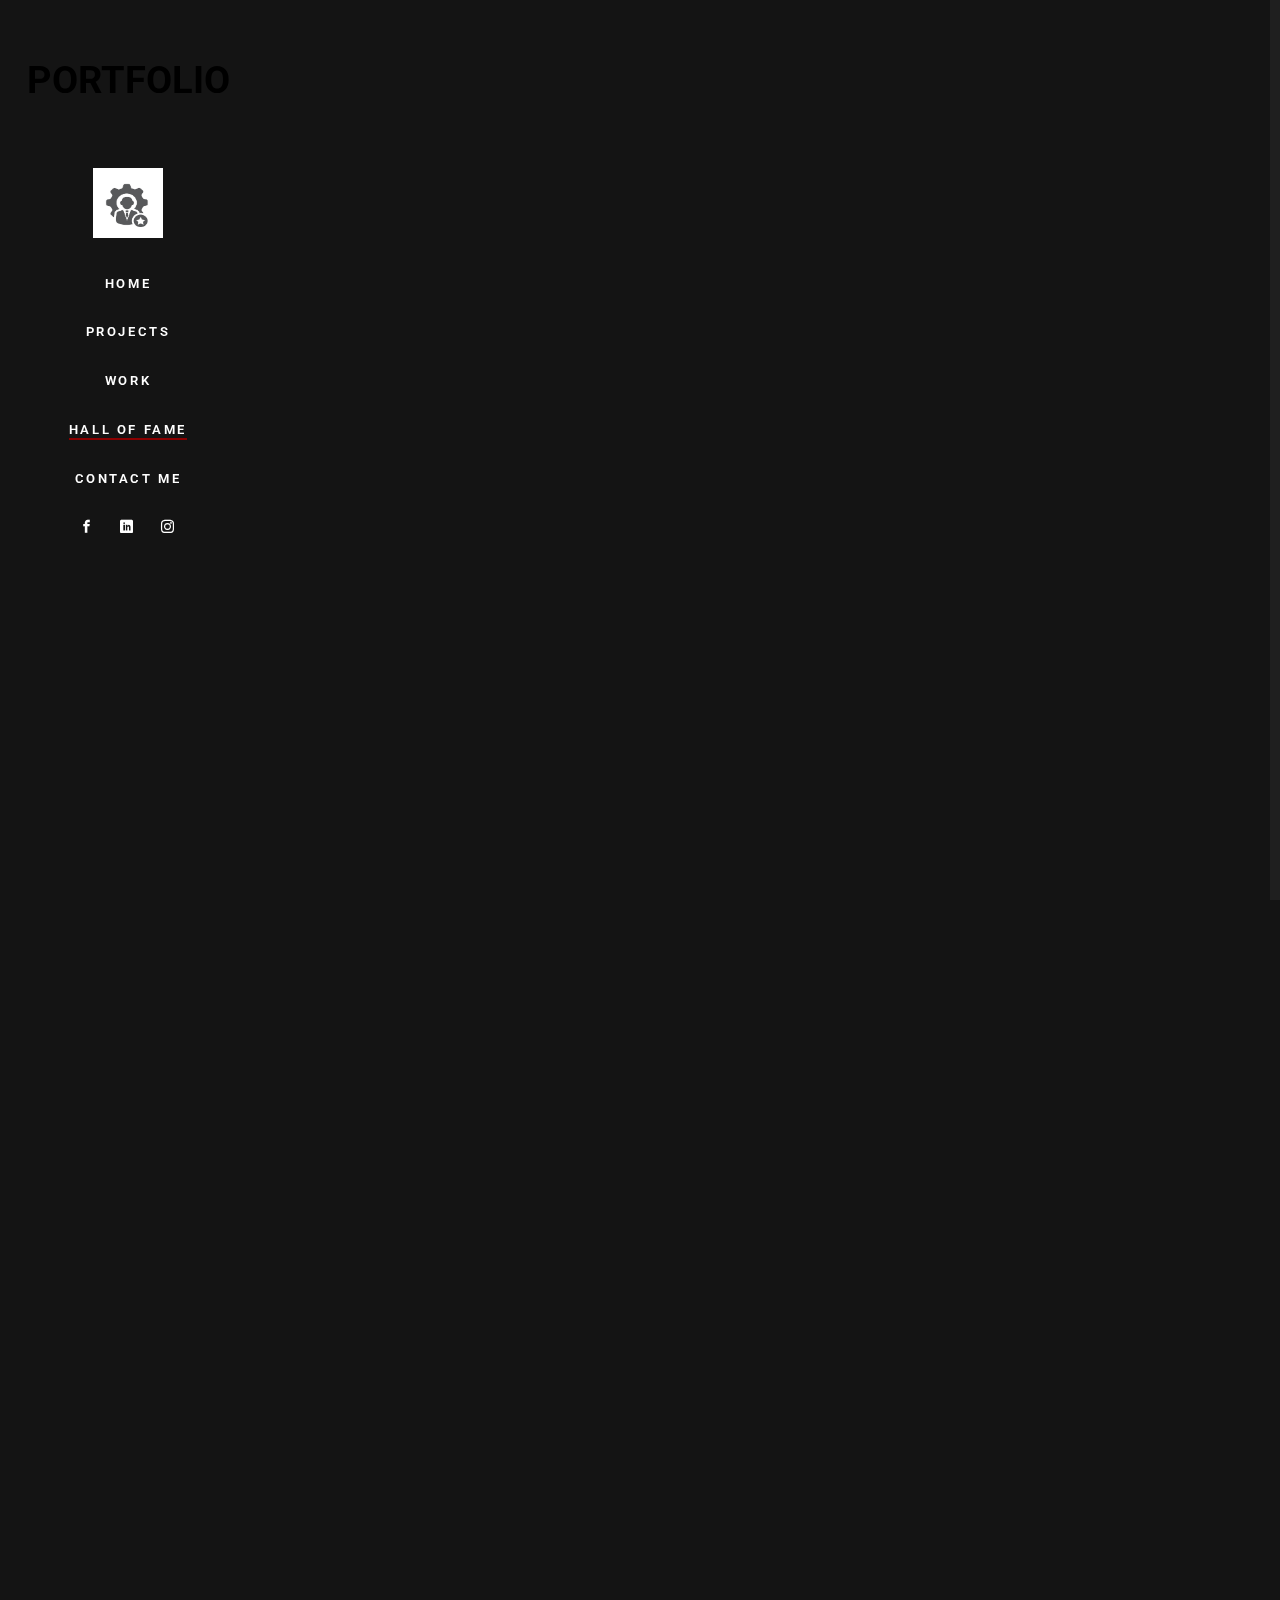
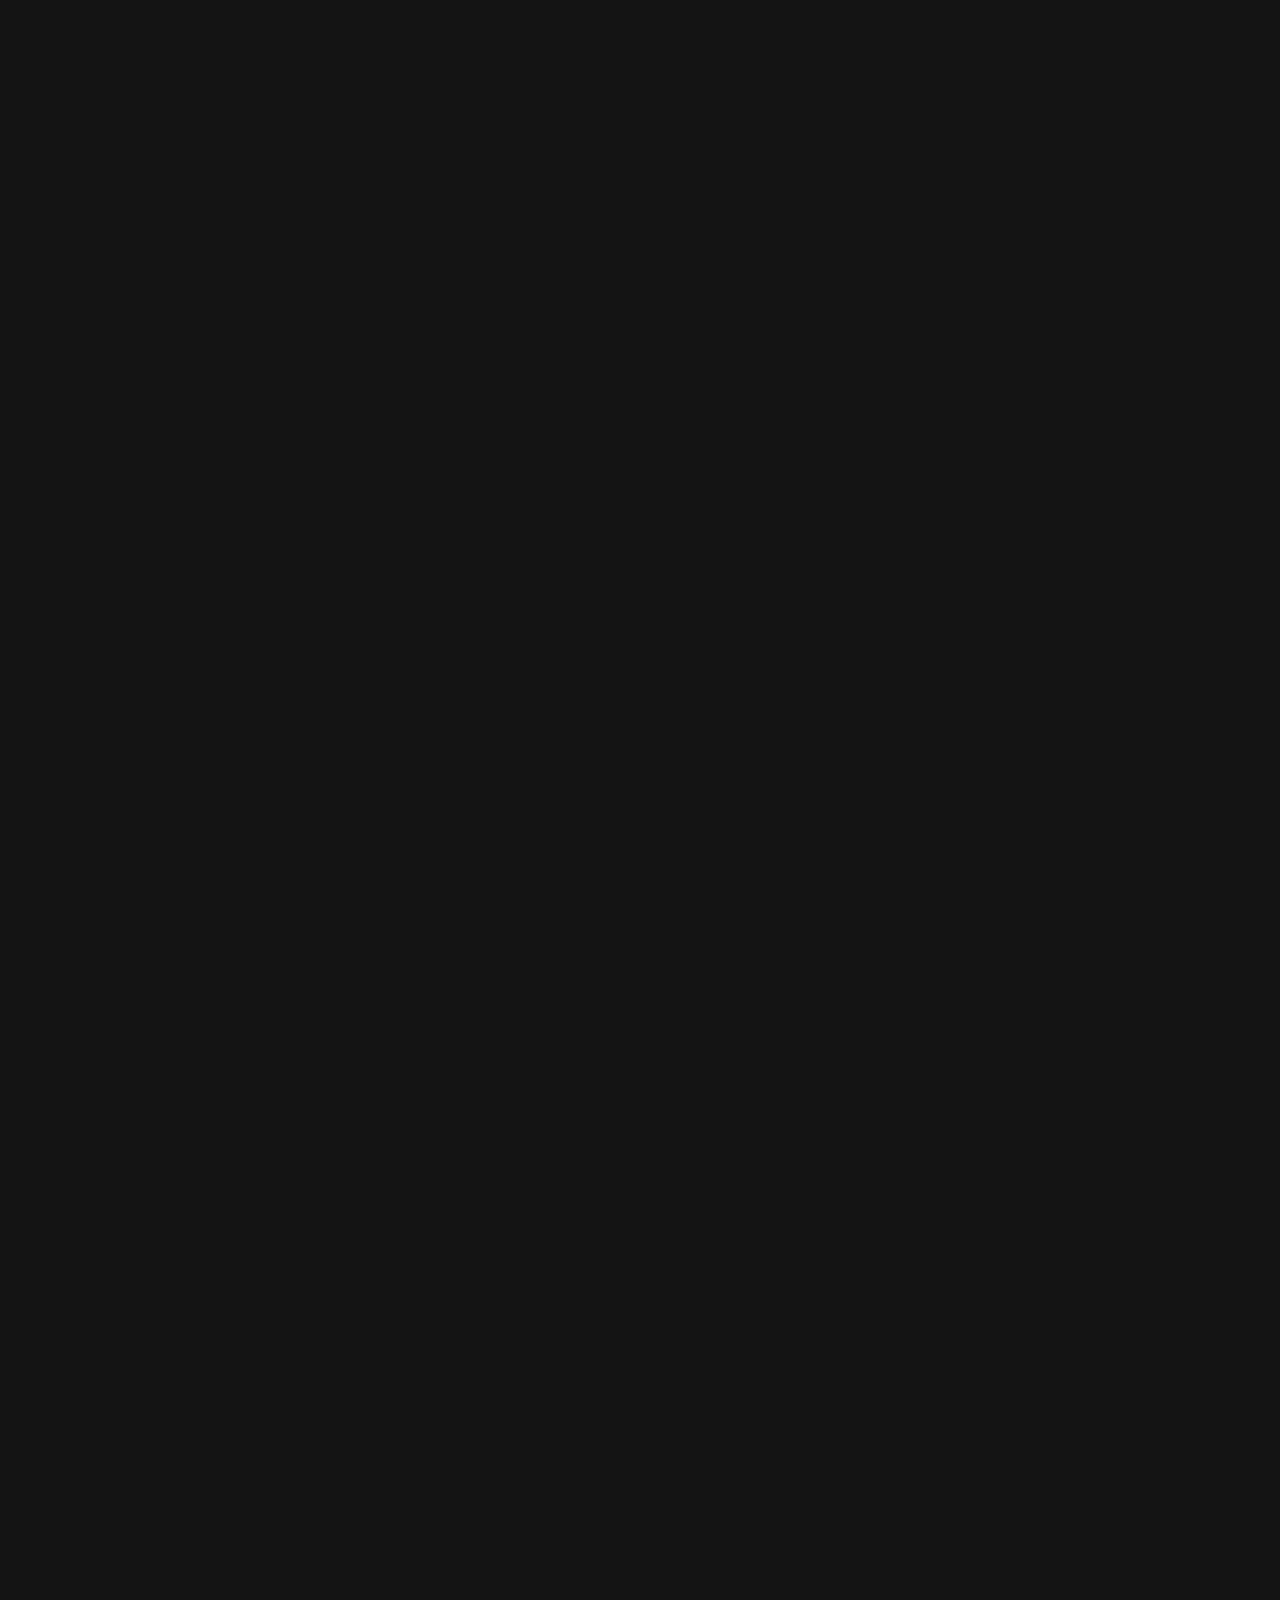
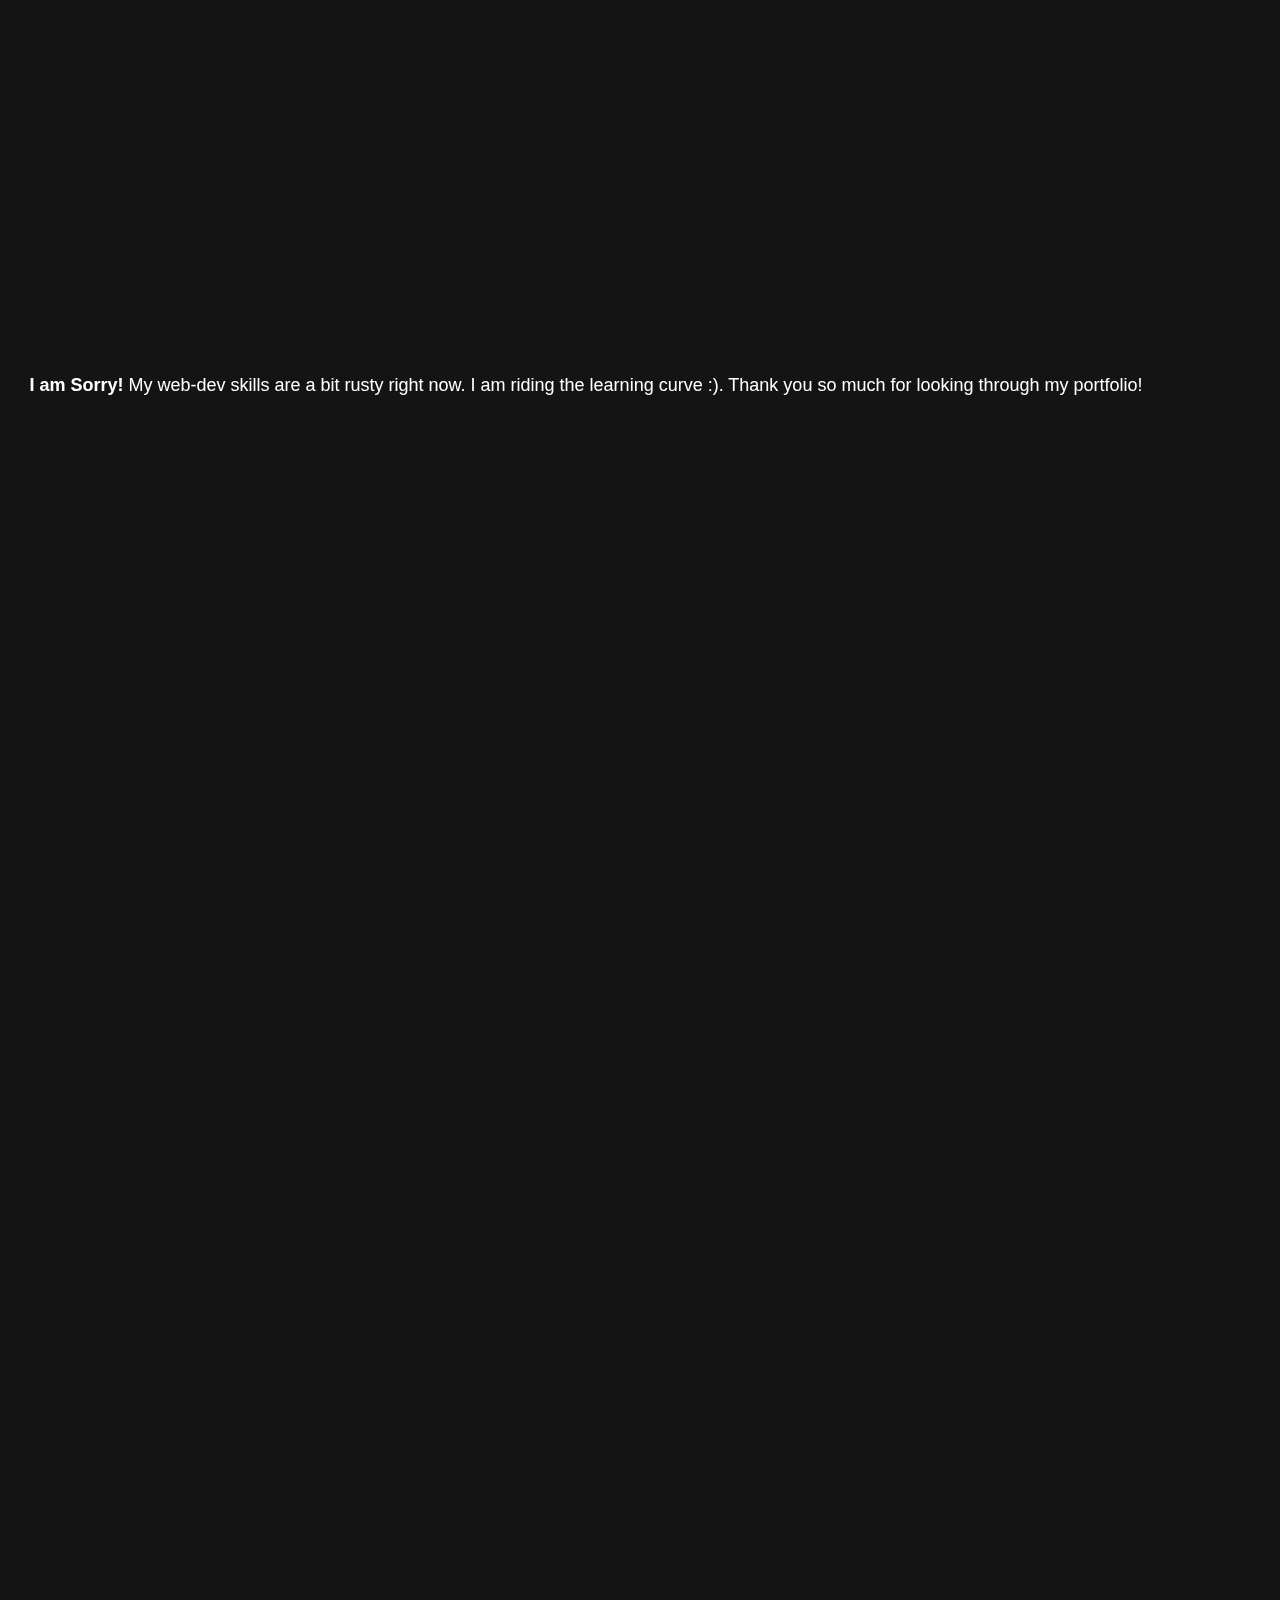
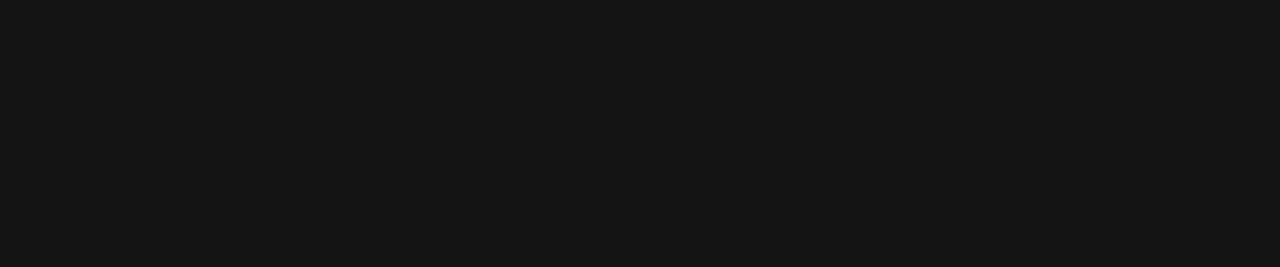
<file: skills.html>
<!DOCTYPE html>
<!--[if lt IE 7]>      <html class="no-js lt-ie9 lt-ie8 lt-ie7"> <![endif]-->
<!--[if IE 7]>         <html class="no-js lt-ie9 lt-ie8"> <![endif]-->
<!--[if IE 8]>         <html class="no-js lt-ie9"> <![endif]-->
<!--[if gt IE 8]><!-->
<html class="no-js">
  <!--<![endif]-->
  <head>
    <meta charset="utf-8" />
    <meta http-equiv="X-UA-Compatible" content="IE=edge" />
    <title>Vishal Radhakrishnan- Portfolio</title>
    <meta name="viewport" content="width=device-width, initial-scale=1" />

    <!-- Place favicon.ico and apple-touch-icon.png in the root directory -->
    <link rel="shortcut icon" href="favicon.ico" />

    <link
      href="https://fonts.googleapis.com/css?family=Roboto:100,300,400,500,700"
      rel="stylesheet"
    />

    <!-- Animate.css -->
    <link rel="stylesheet" href="css/animate.css" />
    <!-- Icomoon Icon Fonts-->
    <link rel="stylesheet" href="css/icomoon.css" />
    <!-- Bootstrap  -->
    <link rel="stylesheet" href="css/bootstrap.css" />
    <!-- Flexslider  -->
    <link rel="stylesheet" href="css/flexslider.css" />
    <!-- Theme style  -->
    <link rel="stylesheet" href="css/style.css" />
    <!-- scroll style -->
    <link rel="stylesheet" href="css/scroll.css" />
    <!-- skills style -->
    <link rel="stylesheet" href="css/skills.css" />


    <!-- Modernizr JS -->
    <script src="js/modernizr-2.6.2.min.js"></script>
    <!-- FOR IE9 below -->
    <!--[if lt IE 9]>
      <script src="js/respond.min.js"></script>
    <![endif]-->
  </head>
  <body>
    <div id="progressbar"></div>
    <div id="scrollPath"></div>
    <div id="fh5co-page">
      <a href="#" class="js-fh5co-nav-toggle fh5co-nav-toggle"><i></i></a>
      <aside id="fh5co-aside" role="complementary" class="border js-fullheight">
        <h1 id="fh5co-logo" style="color: white;"><a href="index.html">Portfolio</a></h1>
        <h2
          class="fh5co-heading animate-box"
          data-animate-effect="fadeInLeft"
          style="text-align: center;"
          style="color: white;"
        >
          Vishal Radhakrishnan
        </h2>

        <div class="row text-center ">
          <div class="col-8">
            <img
              src="images/skillslogo.jpg"
              class="float-center"
              style="height:70px; width:70px; margin-bottom:30px;"
            />
          </div>
        </div>
        <nav id="fh5co-main-menu" role="navigation">
          <ul>
            <li><a href="index.html">Home</a></li>
            <li><a href="projectsnew.html">Projects</a></li>
            <li><a href="worknew.html">Work</a></li>
            <li class="fh5co-active"><a href="skills.html">Hall of Fame</a></li>
            <li><a href="mailto:vishal1402.r@gmail.com">Contact Me</a></li>
            <li>
              <a href="https://www.facebook.com/vishal.radhakrishnan.96/" target="_blank"
                ><i class="icon-facebook2"></i
              ></a>
              <a
                href="https://www.linkedin.com/in/vishal-radhakrishnan-39bb0a1b1/"
                target="_blank"
                ><i class="icon-linkedin2"></i
              ></a>
              <a
                href="https://www.instagram.com/vishal.1402/"
                target="_blank"
                ><i class="icon-instagram"></i
              ></a>
            </li>
          </ul>
        </nav>
      </aside>

      <div id="fh5co-main">
        <div class="fh5co-narrow-content">
          <h2
            class="fh5co-heading animate-box"
            data-animate-effect="fadeInLeft"
            style="color: white"
          >
           Acclaimed By
          </h2>
          <div class="row row-bottom-padded-md">
            <div class="col-md-3 col-sm-6 col-padding text-center animate-box">
              <a
                href="images/members/sherif.pdf"
                class="work image-popup"
                style="background-image: url(images/members/sherif.jpg);"
              >
                <div class="desc">
                  <h3>London Health Sciences Program</h3>
                  <span>Dr. Sherif Ramadan</span>
                </div>
              </a>
          </div>
          <div class="row row-bottom-padded-md">
            <div class="col-md-3 col-sm-6 col-padding text-center animate-box">
              <a
                href="images/members/adam.pdf"
                class="work image-popup"
                style="background-image: url(images/members/adam.jpg);"
              >
                <div class="desc">
                  <h3>TSMART Lab</h3>
                  <span>PhD. Adam Pearson</span>
                </div>
              </a>
          </div>
          <div class="row row-bottom-padded-md">
            <div class="col-md-3 col-sm-6 col-padding text-center animate-box">
              <a
                href="images/members/tclor.pdf"
                class="work image-popup"
                style="background-image: url(images/members/tclor.jpg);"
              >
                <div class="desc">
                  <h3>TC Energy</h3>
                  <span>Managers and Coworkers</span>
                </div>
              </a>
          </div>
          <div class="row row-bottom-padded-md">
            <div class="col-md-3 col-sm-6 col-padding text-center animate-box">
              <a
                href="images/members/ushamiss.jpg"
                class="work image-popup"
                style="background-image: url(images/members/ushamiss.jpg);"
              >
                <div class="desc">
                  <h3>High School Physics and Mathematics Teacher</h3>
                  <span>Usha Shivkumar</span>
                </div>
              </a>
          </div>
          <div class="row row-bottom-padded-md">
            <div class="col-md-3 col-sm-6 col-padding text-center animate-box">
              <a
                href="images/members/rekhamiss.jpg"
                class="work image-popup"
                style="background-image: url(images/members/rekhamiss.jpg);"
              >
                <div class="desc">
                  <h3>High School Physics and Chemistry Teacher</h3>
                  <span>Rekha Murthy</span>
                </div>
              </a>
          </div>


        </div>
        <div class="fh5co-narrow-content">
          <h2
            class="fh5co-heading animate-box"
            data-animate-effect="fadeInLeft"
            style="color: white"
          >
           Certificates
          </h2>
          <div class="row row-bottom-padded-md">
            <div class="col-md-3 col-sm-6 col-padding text-center animate-box">
              <a
                href=""
                class="work image-popup"
                style="background-image: url(images/members/PromptEng.jpg);"
              >
                <div class="desc">
                  <h3>Prompt Engineering for ChatGPT</h3>
                  <span>19/09/2024</span>
                </div>
              </a>
          </div>
          <div class="row row-bottom-padded-md">
            <div class="col-md-3 col-sm-6 col-padding text-center animate-box">
              <a
                href=""
                class="work image-popup"
                style="background-image: url(images/members/healthcareIntro.jpg);"
              >
                <div class="desc">
                  <h3>Introduction to Healthcare</h3>
                  <span>09/09/2024</span>
                </div>
              </a>
          </div>
          <div class="row row-bottom-padded-md">
            <div class="col-md-3 col-sm-6 col-padding text-center animate-box">
              <a
                href=""
                class="work image-popup"
                style="background-image: url(images/members/AutoCADPlant3D.jpg);"
              >
                <div class="desc">
                  <h3>AutoCAD Plant 3D Essential Training: User</h3>
                  <span>04/09/2024</span>
                </div>
              </a>
          </div>
          <div class="row row-bottom-padded-md">
            <div class="col-md-3 col-sm-6 col-padding text-center animate-box">
              <a
                href=""
                class="work image-popup"
                style="background-image: url(images/members/specsAutoCAD.jpg);"
              >
                <div class="desc">
                  <h3>AutoCAD Plant 3D Essential Training: Specs & Catlogs</h3>
                  <span>03/09/2024</span>
                </div>
              </a>
          </div>
          <div class="row row-bottom-padded-md">
            <div class="col-md-3 col-sm-6 col-padding text-center animate-box">
              <a
                href=""
                class="work image-popup"
                style="background-image: url(images/members/PLC.jpg);"
              >
                <div class="desc">
                  <h3>PLC Memory Organization</h3>
                  <span>25/08/2024</span>
                </div>
              </a>
          </div>
          <div class="row row-bottom-padded-md">
            <div class="col-md-3 col-sm-6 col-padding text-center animate-box">
              <a
                href=""
                class="work image-popup"
                style="background-image: url(images/members/plcIntro.jpg);"
              >
                <div class="desc">
                  <h3>Introduction to PLC and Industrial Automation</h3>
                  <span>04/09/2024</span>
                </div>
              </a>
          </div>
          <div class="row row-bottom-padded-md">
            <div class="col-md-3 col-sm-6 col-padding text-center animate-box">
              <a
                href=""
                class="work image-popup"
                style="background-image: url(images/members/plc1.jpg);"
              >
                <div class="desc">
                  <h3>Learning PLC Ladder Logic: 1 The Basics</h3>
                  <span>20/08/2024</span>
                </div>
              </a>
          </div>
          <div class="row row-bottom-padded-md">
            <div class="col-md-3 col-sm-6 col-padding text-center animate-box">
              <a
                href=""
                class="work image-popup"
                style="background-image: url(images/members/embedded.jpg);"
              >
                <div class="desc">
                  <h3>Introduction to IoT and Embedded Systems</h3>
                  <span>17/07/2024</span>
                </div>
              </a>
          </div>
          <div class="row row-bottom-padded-md">
            <div class="col-md-3 col-sm-6 col-padding text-center animate-box">
              <a
                href=""
                class="work image-popup"
                style="background-image: url(images/members/dataCleaning.jpg);"
              >
                <div class="desc">
                  <h3>Data Cleaning with Python</h3>
                  <span>08/07/2024</span>
                </div>
              </a>
          </div>
          <div class="row row-bottom-padded-md">
            <div class="col-md-3 col-sm-6 col-padding text-center animate-box">
              <a
                href=""
                class="work image-popup"
                style="background-image: url(images/members/predictiveAnalytics.jpg);"
              >
                <div class="desc">
                  <h3>Predictive Analytics Essential Training: Data Mining</h3>
                  <span>07/06/2024</span>
                </div>
              </a>
          </div>
          <div class="row row-bottom-padded-md">
            <div class="col-md-3 col-sm-6 col-padding text-center animate-box">
              <a
                href=""
                class="work image-popup"
                style="background-image: url(images/members/ExcelDataAnalysis.jpg);"
              >
                <div class="desc">
                  <h3>Excel Data Analysis</h3>
                  <span>29/05/2024</span>
                </div>
              </a>
          </div>
          <div class="row row-bottom-padded-md">
            <div class="col-md-3 col-sm-6 col-padding text-center animate-box">
              <a
                href=""
                class="work image-popup"
                style="background-image: url(images/members/PythonDataAnalysis.jpg);"
              >
                <div class="desc">
                  <h3>Python Data Analysis</h3>
                  <span>29/05/2024</span>
                </div>
              </a>
          </div>
          <div class="row row-bottom-padded-md">
            <div class="col-md-3 col-sm-6 col-padding text-center animate-box">
              <a
                href=""
                class="work image-popup"
                style="background-image: url(images/members/GenerativeLanguageModel.jpg);"
              >
                <div class="desc">
                  <h3>Hands-On AI: Build a Generative Language Model from Scratch</h3>
                  <span>21/05/2024</span>
                </div>
              </a>
          </div>
          <div class="row row-bottom-padded-md">
            <div class="col-md-3 col-sm-6 col-padding text-center animate-box">
              <a
                href=""
                class="work image-popup"
                style="background-image: url(images/members/AIEng.jpg);"
              >
                <div class="desc">
                  <h3>AI Engineering Essentials: Navigating the Tech Revolution</h3>
                  <span>16/05/2024</span>
                </div>
              </a>
          </div>
          <div class="row row-bottom-padded-md">
            <div class="col-md-3 col-sm-6 col-padding text-center animate-box">
              <a
                href=""
                class="work image-popup"
                style="background-image: url(images/members/EffectiveDataScientists.jpg);"
              >
                <div class="desc">
                  <h3>The Non-Technical Skills of Effective Data Scientists</h3>
                  <span>12/05/2024</span>
                </div>
              </a>
          </div>
          <div class="row row-bottom-padded-md">
            <div class="col-md-3 col-sm-6 col-padding text-center animate-box">
              <a
                href="#"
                class="work image-popup"
                style="background-image: url(images/members/fusion.jpg);"
              >
                <div class="desc">
                  <h3>Associate in CAD for Mechanical Design</h3>
                  <span>27/10/2021</span>
                </div>
              </a>
          </div>
          <div class="row row-bottom-padded-md">
            <div class="col-md-3 col-sm-6 col-padding text-center animate-box">
              <a
                href="#"
                class="work image-popup"
                style="background-image: url(images/members/htmlcourse.jpg);"
              >
                <div class="desc">
                  <h3>Intro to HTML</h3>
                  <span>28/07/2020</span>
                </div>
              </a>
          </div>

            <div class="col-md-3 col-sm-6 col-padding text-center animate-box">
              <a
                href="#"
                class="work image-popup"
                style="background-image: url(images/members/csscourse.jpg);"
              >
                <div class="desc">
                  <h3>Introduction to CSS3</h3>
                  <span>14/08/2020</span>
                </div>
              </a>
            </div>
            <div class="col-md-3 col-sm-6 col-padding text-center animate-box">
              <a
                href="#"
                class="work image-popup"
                style="background-image: url(images/members/javacourse.jpg);"
              >
                <div class="desc">
                  <h3>Interactivity with JavaScript</h3>
                  <span>08/09/2020</span>
                </div>
              </a>
            </div>

            <div class="col-md-3 col-sm-6 col-padding text-center animate-box">
                <a
                  href="#"
                  class="work image-popup"
                  style="background-image: url(images/members/projhtml.jpg);"
                >
                  <div class="desc">
                    <h3>HTML-Project</h3>
                    <span> 29/07/2020</span>
                  </div>
                </a>
              </div>

            <div class="col-md-3 col-sm-6 col-padding text-center animate-box">
                <a
                  href="#"
                  class="work image-popup"
                  style="background-image: url(images/members/tabhtml.jpg);"
                >
                  <div class="desc">
                    <h3>tables and Forms in HTML</h3>
                    <span>29/08/2020</span>
                  </div>
                </a>
            </div>


            <div class="col-md-3 col-sm-6 col-padding text-center animate-box">
                <a
                  href="#"
                  class="work image-popup"
                  style="background-image: url(images/members/imhtml.jpg);"
                >
                  <div class="desc">
                    <h3>Images and Links in HTML</h3>
                    <span>29/08/2020</span>
                  </div>
                </a>
            </div>
            
            <div class="col-md-3 col-sm-6 col-padding text-center animate-box">
                  <a
                    href="#"
                    class="work image-popup"
                    style="background-image: url(images/members/idcss.jpg);"
                  >
                    <div class="desc">
                      <h3>Element, Class and ID Selectors in CSS</h3>
                      <span>14/09/2020</span>
                    </div>
                  </a>
            </div>

            <div class="col-md-3 col-sm-6 col-padding text-center animate-box">
                  <a
                    href="#"
                    class="work image-popup"
                    style="background-image: url(images/members/tabcss.jpg);"
                  >
                    <div class="desc">
                      <h3>Style Tables with CSS</h3>
                      <span>26/08/2020</span>
                    </div>
                  </a>
            </div>

            <div class="col-md-3 col-sm-6 col-padding text-center animate-box">
                  <a
                    href="#"
                    class="work image-popup"
                    style="background-image: url(images/members/htmlcss.jpg);"
                  >
                    <div class="desc">
                      <h3>Building your portfolio website with HTML and CSS</h3>
                      <span>26/08/2020</span>
                    </div>
                  </a>
            </div>
              
            <div class="col-md-3 col-sm-6 col-padding text-center animate-box">
                  <a
                    href="#"
                    class="work image-popup"
                    style="background-image: url(images/members/webhtmlcss.jpg);"
                  >
                    <div class="desc">
                      <h3>HTML & CSS: Building a single page website </h3>
                      <span>26/08/2020</span>
                    </div>
                  </a>
            </div>
        </div>



        <div class="fh5co-narrow-content">
          <h2
            class="fh5co-heading animate-box"
            data-animate-effect="fadeInLeft"
            style="color: white"
          >
            Academic Accomplishments!
          </h2>
          <div class="row row-bottom-padded-md">
            <div class="col-md-3 col-sm-6 col-padding text-center animate-box">
              <a
                href="images/members/degree.pdf"
                class="work image-popup"
                style="background-image: url(images/members/degree.jpg);"
              >
                <div class="desc">
                  <h3>B.A.S.c with Honours</h3>
                  <span>Jun 2024</span>
                </div>
              </a>
            </div>
            <div class="col-md-3 col-sm-6 col-padding text-center animate-box">
              <a
                href="images/members/grant.pdf"
                class="work image-popup"
                style="background-image: url(images/members/grant.jpg);"
              >
                <div class="desc">
                  <h3>J. Edgar McAllister Research Fellowship </h3>
                  <span>May 2021</span>
                </div>
              </a>
            </div>
          <div class="row row-bottom-padded-md">
            <div class="col-md-3 col-sm-6 col-padding text-center animate-box">
              <a
                href="images/members/scholarship.jpg"
                class="work image-popup"
                style="background-image: url(images/members/scholarship.jpg);"
              >
                <div class="desc">
                  <h3>University of Toronto Scholariship </h3>
                  <span>October 2019</span>
                </div>
              </a>
            </div>
            <div class="col-md-3 col-sm-6 col-padding text-center animate-box">
              <a
                href="images/members/misa.jpg"
                class="work image-popup"
                style="background-image: url(images/members/misa.jpg);"
              >
                <div class="desc">
                  <h3>Members of International Students Association Award</h3>
                  <span>January 2020</span>
                </div>
              </a>
            </div>
            
          </div>
        </div>
      </div>

      <div>
      <p>
      <strong> I am Sorry! </strong> My web-dev skills are a bit rusty right now. I am riding the learning curve :). Thank you so much for looking through my portfolio!
      </p>   
      </div>


    </div>

    <!-- jQuery -->
    <script src="js/jquery.min.js"></script>
    <!-- jQuery Easing -->
    <script src="js/jquery.easing.1.3.js"></script>
    <!-- Bootstrap -->
    <script src="js/bootstrap.min.js"></script>
    <!-- Waypoints -->
    <script src="js/jquery.waypoints.min.js"></script>
    <!-- Flexslider -->
    <script src="js/jquery.flexslider-min.js"></script>
    <!-- scrollbar JS -->
    <script type="text/javascript">
      let progress = document.getElementById('progressbar');
      let totalHeight = document.body.scrollHeight - window.innerHeight;
      window.onscroll = function(){
        let progressHeight = (window.pageYOffset / totalHeight) * 100;
        progress.style.height = progressHeight + "%";
      }
    </script>

    <!-- MAIN JS -->
    <script src="js/main.js"></script>
  </body>
</html>
</file>
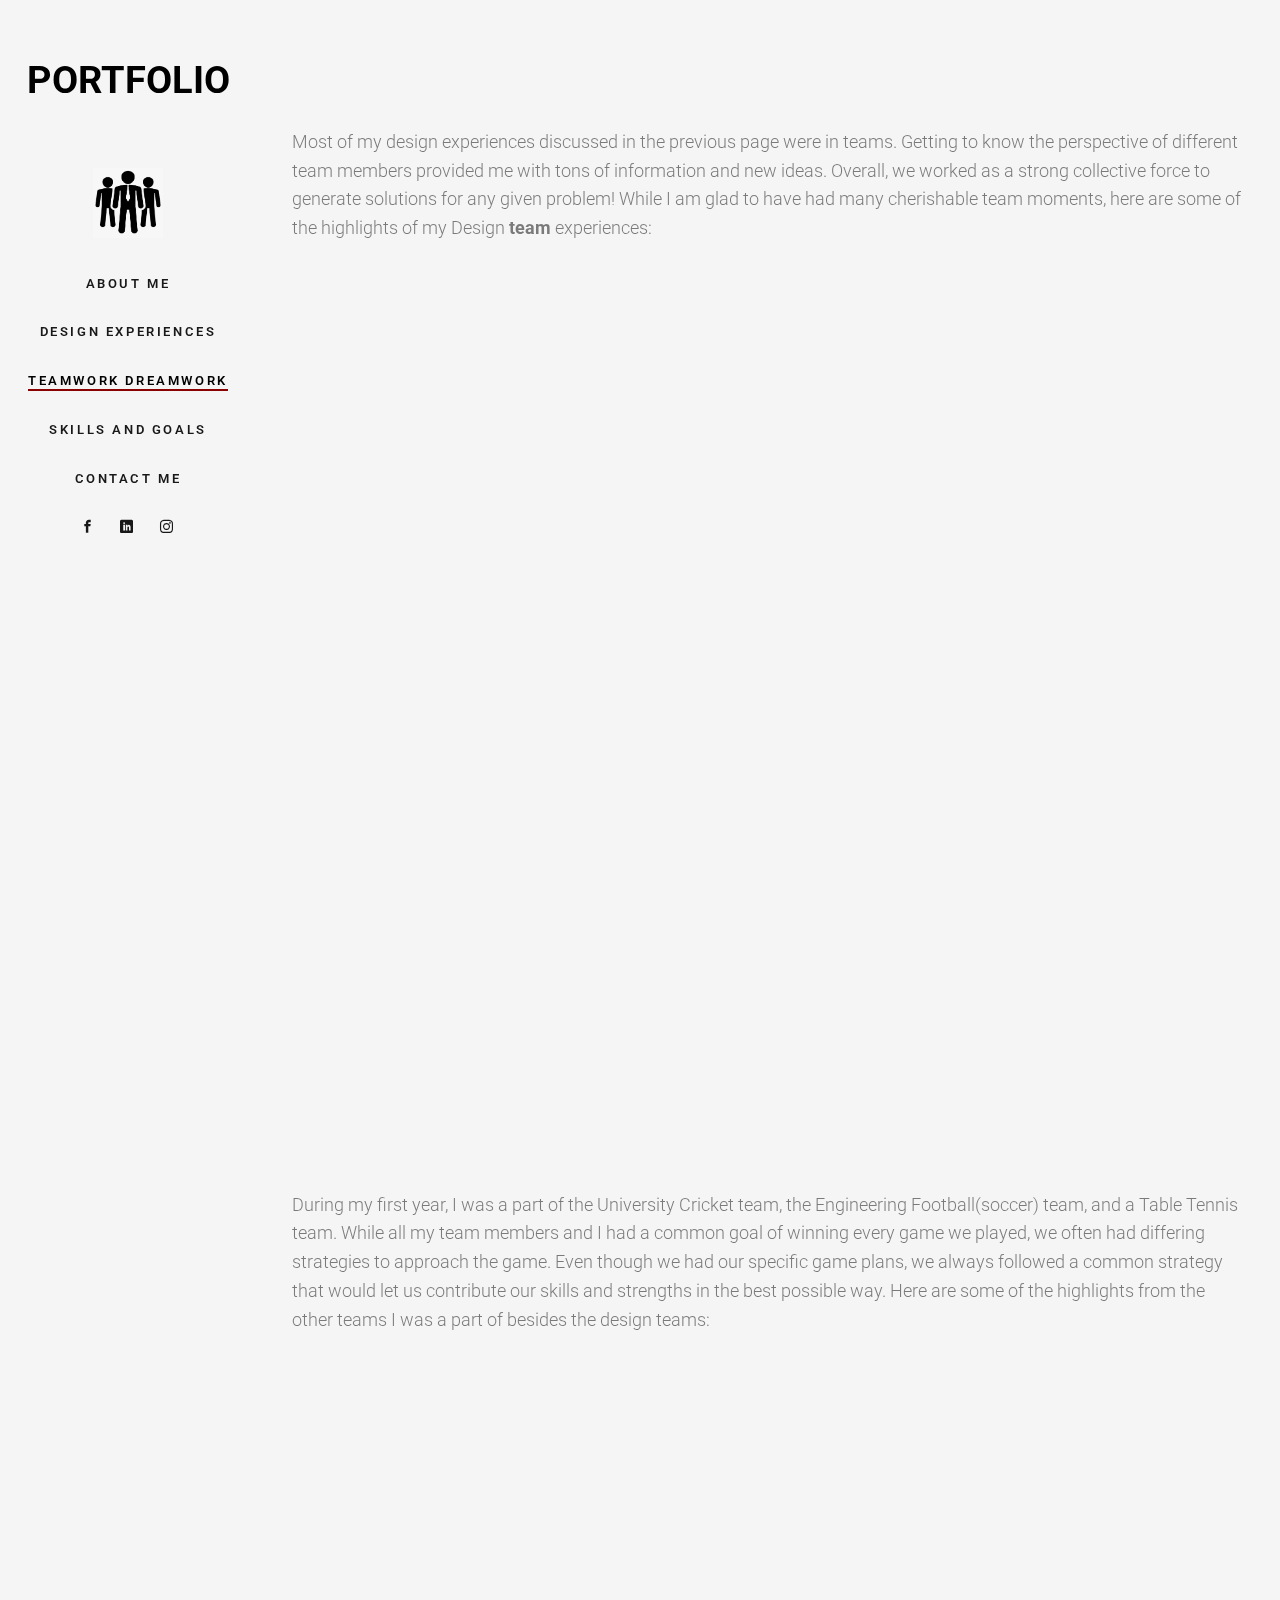
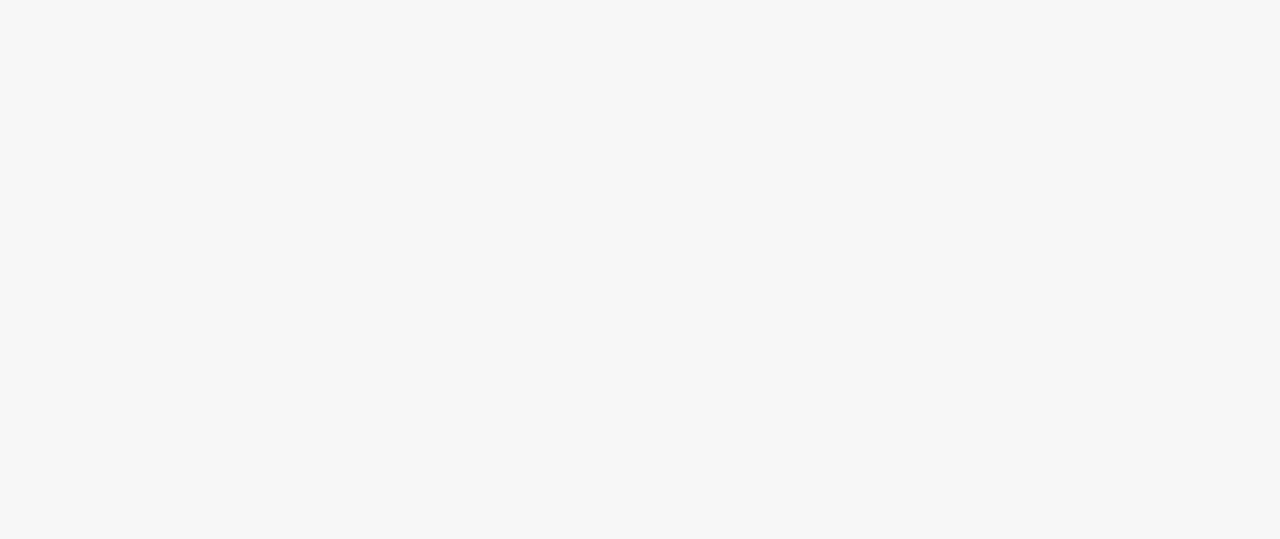
<file: team.html>
<!DOCTYPE html>
<!--[if lt IE 7]>      <html class="no-js lt-ie9 lt-ie8 lt-ie7"> <![endif]-->
<!--[if IE 7]>         <html class="no-js lt-ie9 lt-ie8"> <![endif]-->
<!--[if IE 8]>         <html class="no-js lt-ie9"> <![endif]-->
<!--[if gt IE 8]><!-->
<html class="no-js">
  <!--<![endif]-->
  <head>
    <meta charset="utf-8" />
    <meta http-equiv="X-UA-Compatible" content="IE=edge" />
    <title>Vishal Radhakrishnan-Portfolio</title>
    <meta name="viewport" content="width=device-width, initial-scale=1" />

    <!-- Facebook and Twitter integration -->
    <meta property="og:title" content="" />
    <meta property="og:image" content="" />
    <meta property="og:url" content="" />
    <meta property="og:site_name" content="" />
    <meta property="og:description" content="" />
    <meta name="twitter:title" content="" />
    <meta name="twitter:image" content="" />
    <meta name="twitter:url" content="" />
    <meta name="twitter:card" content="" />

    <!-- Place favicon.ico and apple-touch-icon.png in the root directory -->
    <link rel="shortcut icon" href="favicon.ico" />

    <link
      href="https://fonts.googleapis.com/css?family=Roboto:100,300,400,500,700"
      rel="stylesheet"
    />

    <!-- Animate.css -->
    <link rel="stylesheet" href="css/animate.css" />
    <!-- Icomoon Icon Fonts-->
    <link rel="stylesheet" href="css/icomoon.css" />
    <!-- Bootstrap  -->
    <link rel="stylesheet" href="css/bootstrap.css" />
    <!-- Flexslider  -->
    <link rel="stylesheet" href="css/flexslider.css" />
    <!-- Theme style  -->
    <link rel="stylesheet" href="css/style.css" />
    <!-- scroll style -->
    <link rel="stylesheet" href="css/scroll.css" />

    <!-- Modernizr JS -->
    <script src="js/modernizr-2.6.2.min.js"></script>
    <!-- FOR IE9 below -->
    <!--[if lt IE 9]>
      <script src="js/respond.min.js"></script>
    <![endif]-->
  </head>
  <body>
    <!--- for scroll bar ----->
    <div id="progressbar"></div>
    <div id="scrollPath"></div>


    <!---main page starts here ---->
    <div id="fh5co-page">
      <a href="#" class="js-fh5co-nav-toggle fh5co-nav-toggle"><i></i></a>
      <aside id="fh5co-aside" role="complementary" class="border js-fullheight">
        <h1 id="fh5co-logo"><a href="index.html">Portfolio</a></h1>
        <h2
          class="fh5co-heading animate-box"
          data-animate-effect="fadeInLeft"
          style="text-align: center;"
        >
          Vishal Radhakrishnan
        </h2>

        <div class="row text-center ">
          <div class="col-8">
            <img
              src="images/teamlogo.png"
              class="float-center"
              style="height:70px; width:70px; margin-bottom:30px;"
            />
          </div>
        </div>
        <nav id="fh5co-main-menu" role="navigation">
          <ul>
            <li ><a href="index.html">About Me</a></li>
            <li><a href="design.html">Design Experiences</a></li>
            <li class="fh5co-active"><a href="team.html">Teamwork Dreamwork</a></li>
            <li><a href="skills.html">Skills and Goals</a></li>
            <li><a href="mailto:vishal1402.r@gmail.com">Contact Me</a></li>
            <li>
              <a href="https://www.facebook.com/vishal.radhakrishnan.96/" target="_blank"
                ><i class="icon-facebook2"></i
              ></a>
              <a
                href="https://www.linkedin.com/in/vishal-radhakrishnan-39bb0a1b1/"
                target="_blank"
                ><i class="icon-linkedin2"></i
              ></a>
              <a
                href="https://www.instagram.com/vishal.1402/"
                target="_blank"
                ><i class="icon-instagram"></i
              ></a>
            </li>
          </ul>
        </nav>
      </aside>


      <div id="fh5co-main">
        <div class="fh5co-narrow-content">
          <h2
            class="fh5co-heading animate-box"
            data-animate-effect="fadeInLeft"
          >
            Design Teams
          </h2>

          
            <div class="col-12" style="text-align: left;">
             Most of my design experiences discussed in the previous page were in teams. Getting to know the perspective of different team members provided me with tons of information and new ideas. Overall, we worked as a strong collective force to generate solutions for any given problem!
             While I am glad to have had many cherishable team moments, here are some of the highlights of my Design <strong>team</strong> experiences:
            </div>
            <br />
            <div
              class="col-md-3 col-sm-6 col-padding animate-box"
              data-animate-effect="fadeInLeft"
            >
              <div class="blog-entry">
                <a href="#" class="blog-img"
                  ><img src="images/cur/3Dprinter.jpg" class="img-responsive"
                /></a>
                <div class="desc">
                  <h3><a href="#"> 3D Printer Team (MIE243)</a></h3>

                  <p>
                  The picture above is of <strong> our </strong> 3D printer design! The key takeaways for me from this team experience were- 1) Great ideas come from combined perspectives, 2) Sharing workload eases burnout, and 3) effective communication is an extremely essential skill!
                  </p>
                </div>
              </div>
            </div>
            <div
              class="col-md-3 col-sm-6 col-padding animate-box"
              data-animate-effect="fadeInLeft"
            >
              <div class="blog-entry">
                <a href="#" class="blog-img"
                  ><img src="images/cur/dissection.jpg" class="img-responsive"
                /></a>
                <div class="desc">
                  <h3><a href="#"> Dissection Team(MIE243)</a></h3>
                  <p>
                   As discussed in the previous page, in MIE243 groups took on several weekly projects. The above picture is the desgin of a complex gear train which <strong>we</strong> developed as our last design for this course.
                  </p>
                </div>
              </div>
            </div>
            <div
              class="col-md-3 col-sm-6 col-padding animate-box"
              data-animate-effect="fadeInLeft"
            >
              <div class="blog-entry">
                <a href="#" class="blog-img"
                  ><img
                    src="images/cur/mithack.jpg"
                    class="img-responsive"
                /></a>
                <div class="desc">
                  <h3><a href="#"> MIT Hackathon</a></h3>
                  <p>
                    During the summer of 2020, I was glad to have been selected for participating in a COVID-19 Hackathon hosted by the Massachusets institute of Technology. The picture above is one of <strong> my teams </strong> candidate design for the prevention of misinformation of COVID-19 in Latin America.
                  </p>
                </div>
              </div>
            </div>
            
          </div>
          <div class="fh5co-narrow-content">
            <h2
              class="fh5co-heading animate-box"
              data-animate-effect="fadeInLeft"
            >
              Other Teams
            </h2>
            <div class="col-12" style="text-align: left;">
              During my first year, I was a part of the University Cricket team, the Engineering Football(soccer) team, and a Table Tennis team. While all my team members and I had a common goal of winning every game we played, we often had differing strategies to approach the game. Even though we had our specific game plans, we always followed a common strategy that would let us contribute our skills and strengths in the best possible way. Here are some of the highlights from the other teams I was a part of besides the design teams:
            </div>
            <br />
            <div
              class="col-md-3 col-sm-6 col-padding animate-box"
              data-animate-effect="fadeInLeft"
            >
              <div class="blog-entry">
                <a href="#" class="blog-img"
                  ><img
                    src="images/past/soccer.jpg"
                    class="img-responsive"
                /></a>
                <div class="desc">
                  <h3><a href="#">Intramural-Soccer</a></h3>
                  <p>
                  I had never played soccer competitively before I got into the intramural engineering soccer team!  My role in this team was to goalkeep. Our team was in the finals, however, the match was cancelled due to the pandemic :(. Anyway, this <strong> team </strong>experience was one of my most memorable one! 
                  </p>
                </div>
              </div>
            </div>
            <div
              class="col-md-3 col-sm-6 col-padding animate-box"
              data-animate-effect="fadeInLeft"
            >
              <div class="blog-entry">
                <a href="#" class="blog-img"
                  ><img
                    src="images/past/cricket.jpg"
                    class="img-responsive"
                /></a>
                <div class="desc">
                  <h3><a href="#">UofT Tri-Campus Cricket</a></h3>
                  <p>
                    Winning the University of Toronto Tri-Campus tournament was the first extracurricular achievement of my University life. My awesome team made it possible!
                  </p>
                </div>
              </div>
            </div>
            <div
              class="col-md-3 col-sm-6 col-padding animate-box"
              data-animate-effect="fadeInLeft"
            >
              <div class="blog-entry">
                <a href="#" class="blog-img"
                  ><img
                    src="images/past/martiansuit.jpg"
                    class="img-responsive"
                /></a>
                <div class="desc">
                  <h3><a href="#">Interpalnetary Space Exploration Team</a></h3>
                  <p>
                  I was enticed to apply for this team at my University because of my skills and interests, and I am glad that I got in! I work as a Web Designer for this team. It has been a fruitful experience for me to learn from my team members, and sharpen my skills! 
                    
                  </p>
                </div>
              </div>
            </div>
            
          </div>
        </div>
      </div>
    </div>

    <!-- jQuery -->
    <script src="js/jquery.min.js"></script>
    <!-- jQuery Easing -->
    <script src="js/jquery.easing.1.3.js"></script>
    <!-- Bootstrap -->
    <script src="js/bootstrap.min.js"></script>
    <!-- Waypoints -->
    <script src="js/jquery.waypoints.min.js"></script>
    <!-- Flexslider -->
    <script src="js/jquery.flexslider-min.js"></script>

    <!-- scrollbar JS -->
    <script type="text/javascript">
      let progress = document.getElementById('progressbar');
      let totalHeight = document.body.scrollHeight - window.innerHeight;
      window.onscroll = function(){
        let progressHeight = (window.pageYOffset / totalHeight) * 100;
        progress.style.height = progressHeight + "%";
      }
    </script>

    <!-- MAIN JS -->
    <script src="js/main.js"></script>
  </body>
</html>
</file>
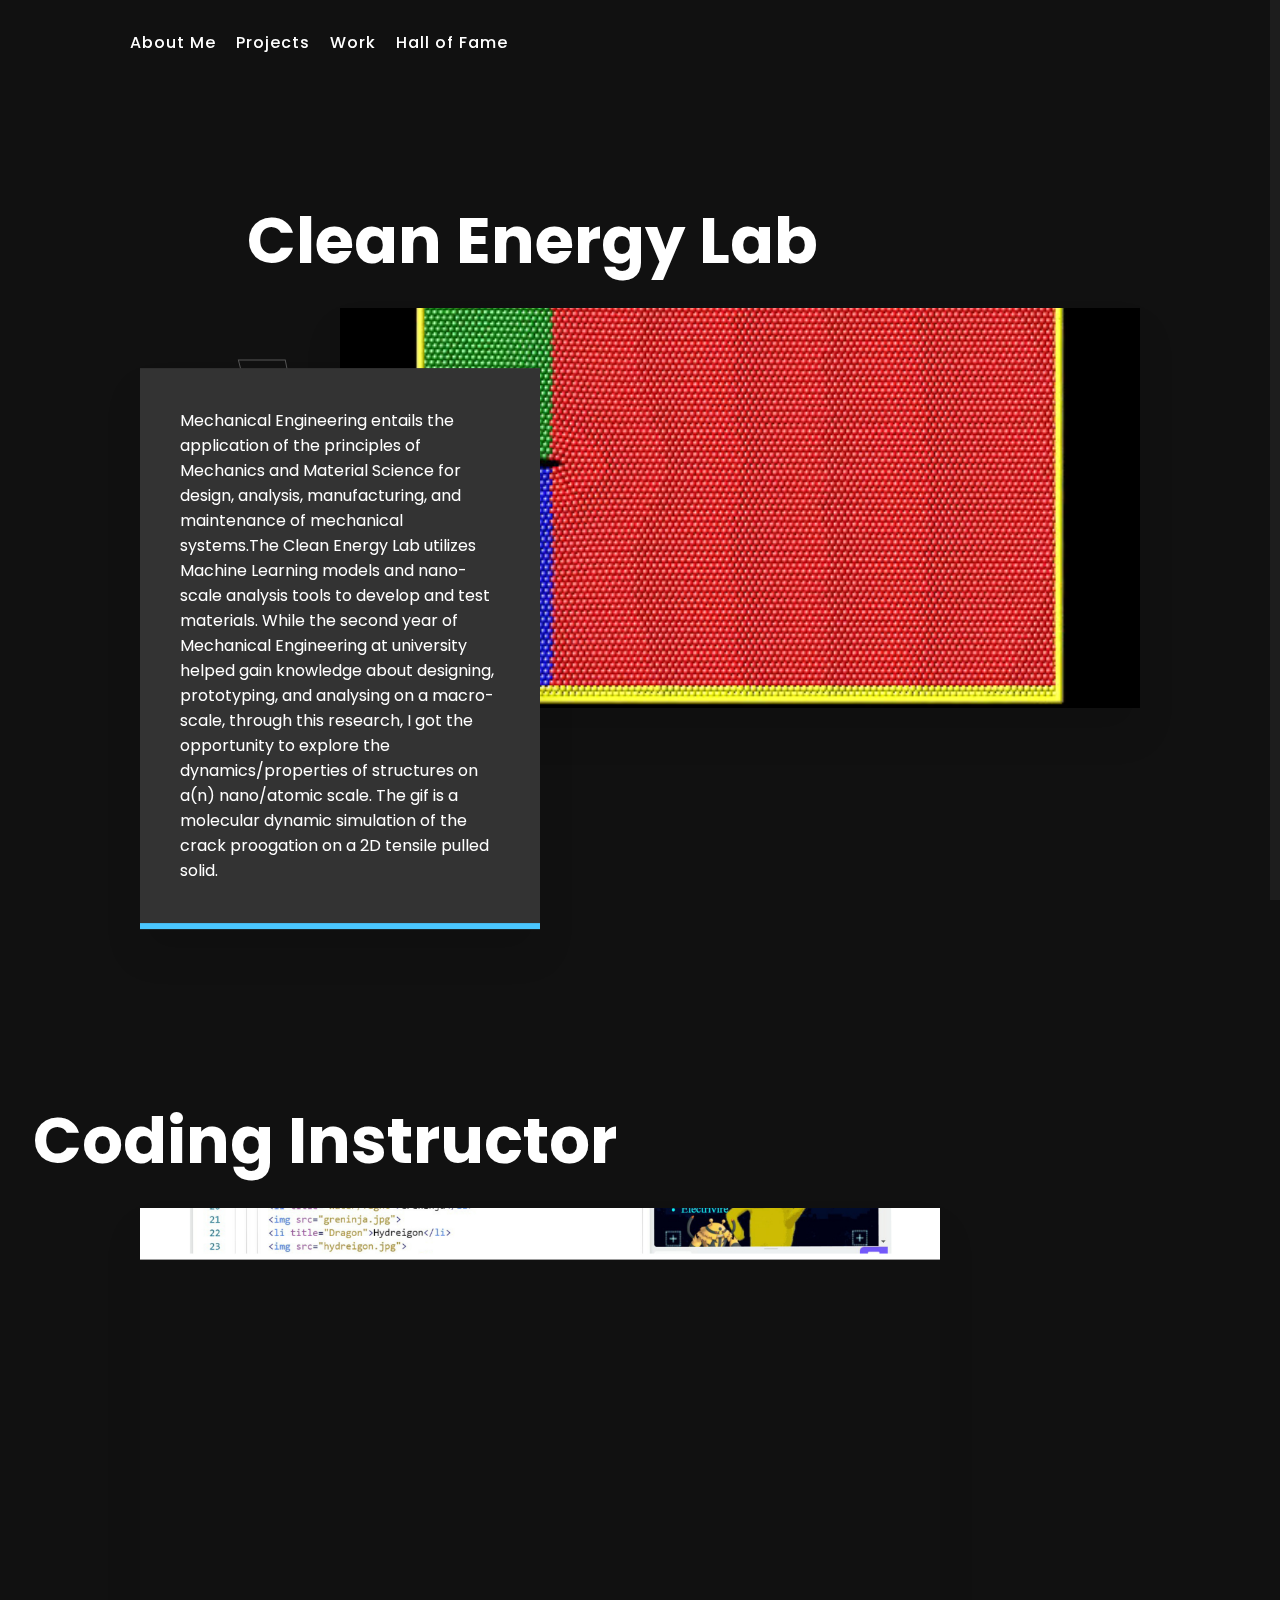
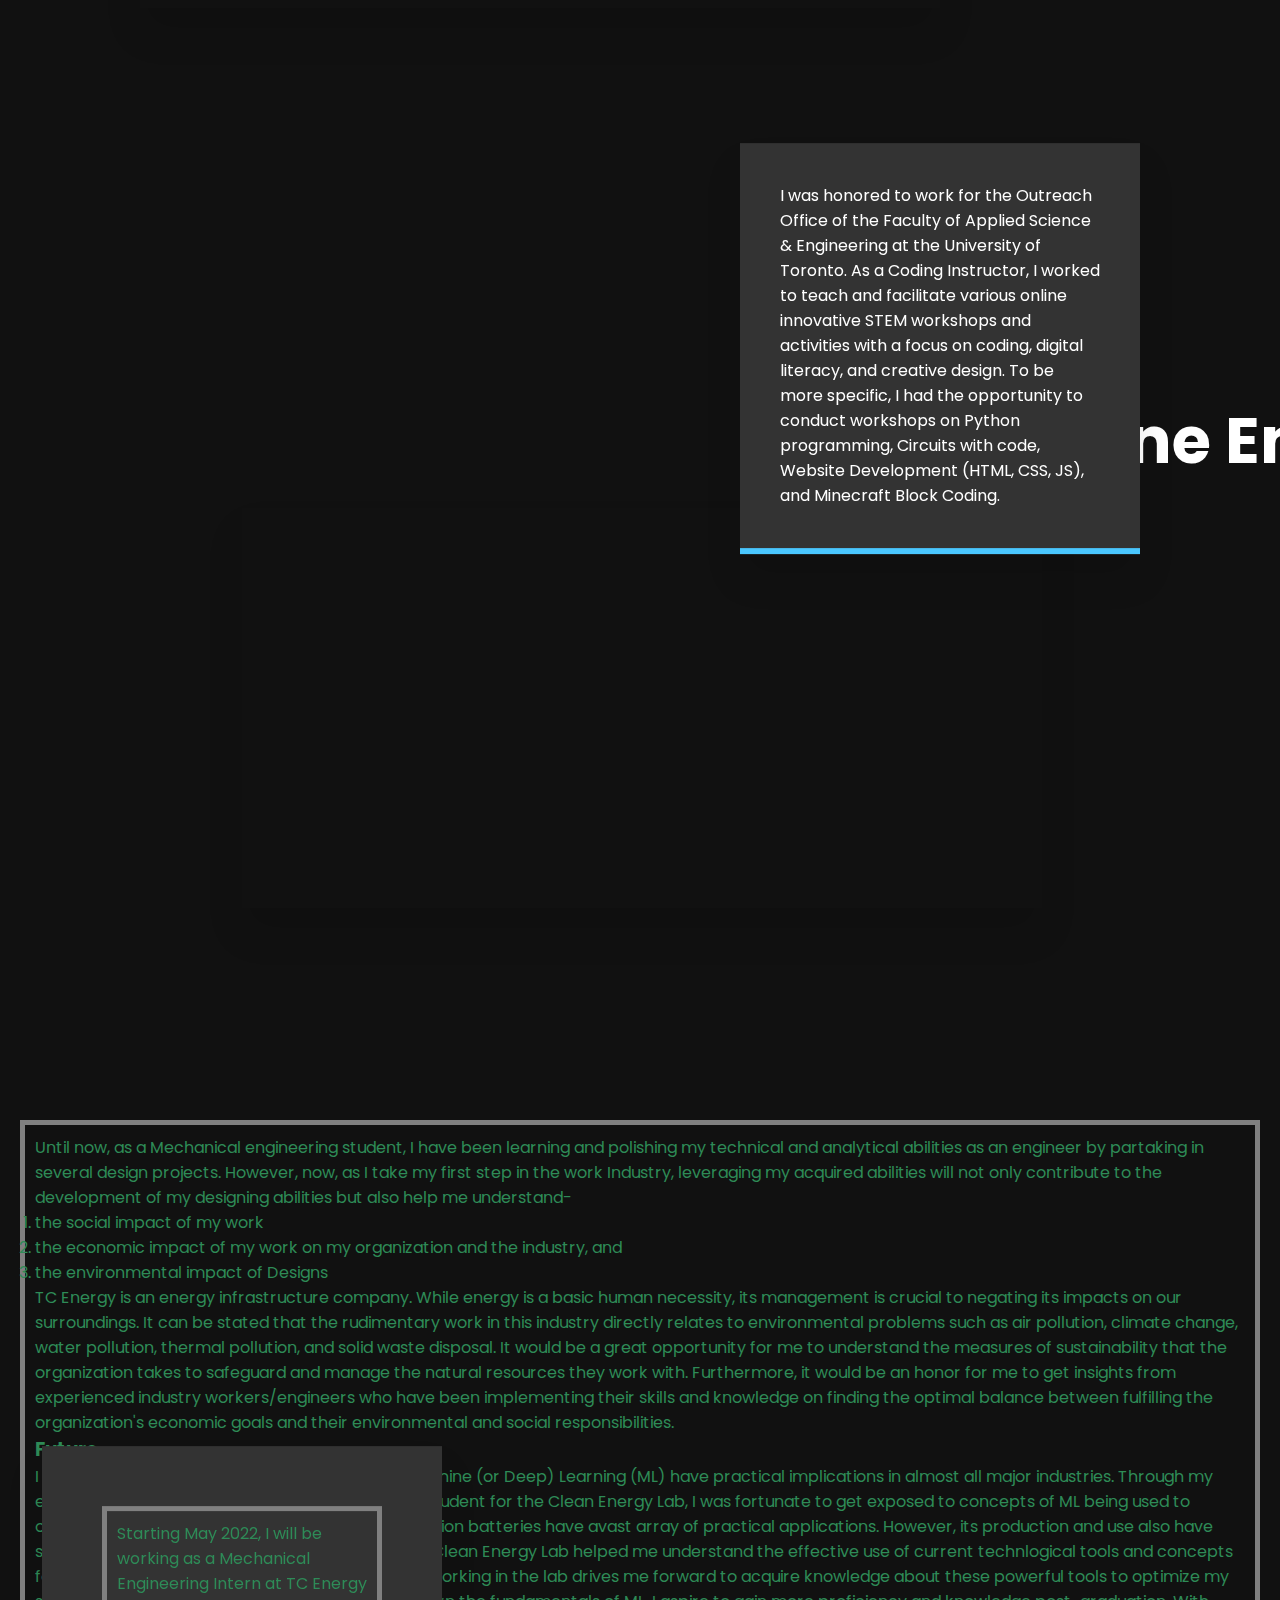
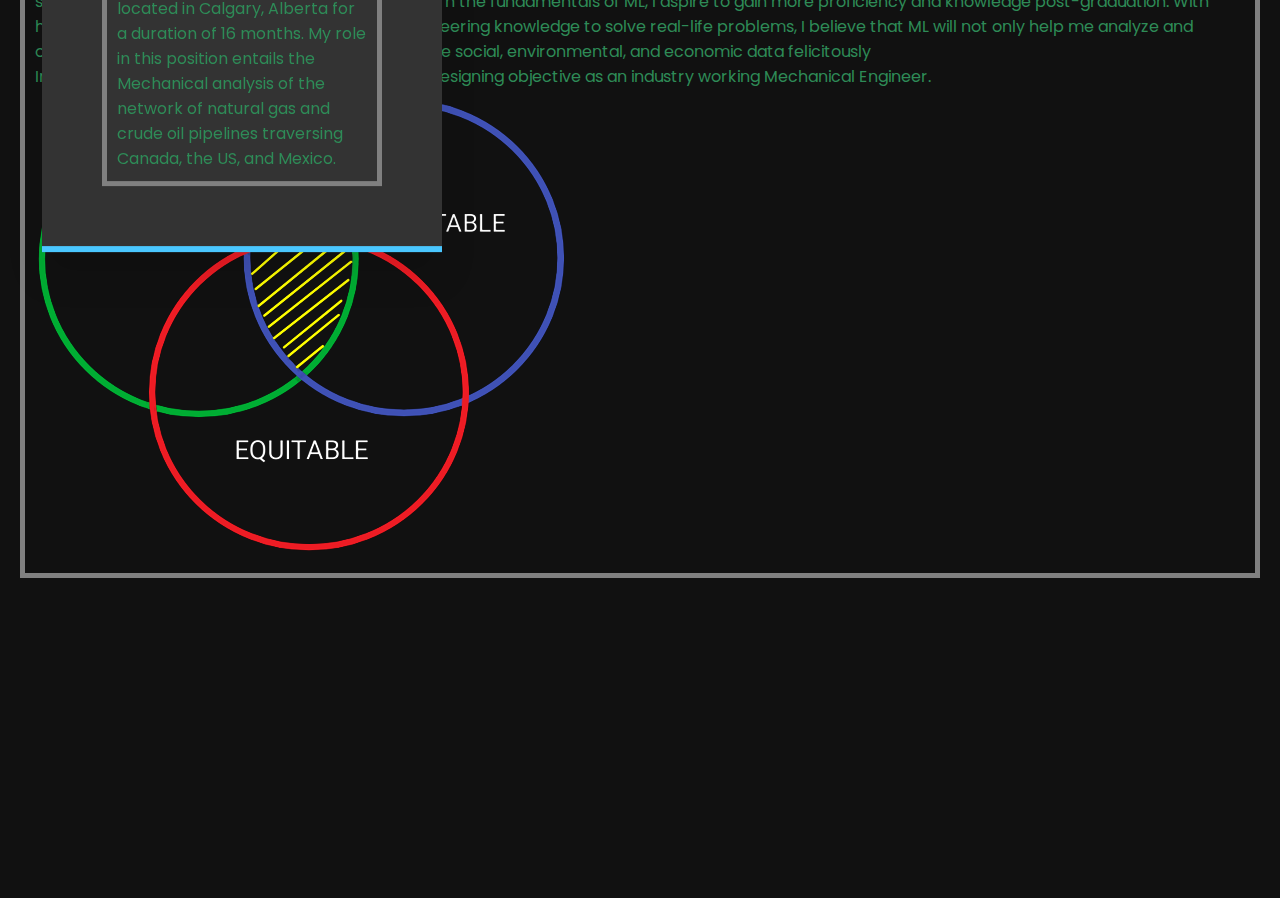
<file: work.html>
<!DOCTYPE html>
<html>
<head>
	<meta charset="utf-8">
	<title>Vishal Radhakrishnan- Portfolio</title>
	<link rel="stylesheet" type="text/css" href="css/jarallax.css">
	<link rel="stylesheet" href="css/work.css">

	<!-- scroll style -->
    <link rel="stylesheet" href="css/scroll.css" />

</head>
<body>
	<!--- for scroll bar ----->
    <div id="progressbar"></div>
    <div id="scrollPath"></div>

    <header>
		<ul class="navigation">
			<li><a href="index.html">About Me</a></li>
			<li><a href="projectsnew.html">Projects</a></li>
			<li><a href="work.html">Work</a></li>
			<li><a href="skills.html">Hall of Fame</a></li>
		</ul>
	</header>

	<section>
		<div class="wbox">
			<h2 data-jarallax-element="0 -200"> Clean Energy Lab </h2>
			<div class="wcontainer">
				<div class="wimgBx jarallax">
					<video src="images/work/crack_image.mp4" autoplay muted loop class="jarallax-img"></video>
				</div>
			
				<div class="wcontent" data-jarallax-element="-200 0">
					<p>Mechanical Engineering entails the application of the principles of Mechanics and Material Science for design, analysis, manufacturing, and maintenance of mechanical systems.The Clean Energy Lab utilizes Machine Learning models and nano-scale analysis tools to develop and test materials. While the second year of Mechanical Engineering at university helped gain knowledge about designing, prototyping, and analysing on a macro-scale, through this research, I got the opportunity to explore the dynamics/properties of structures on a(n) nano/atomic scale. The gif is a molecular dynamic simulation of the crack proogation on a 2D tensile pulled solid.</p>
				</div>
			</div>
		</div>
	</section>

	<section>
		<div class="wbox">
			<h2 data-jarallax-element="0 200"> Coding Instructor </h2>
			<div class="wcontainer">
				<div class="wimgBx jarallax">
					<img src="images/work/jci.jpg" class="jarallax-img">
				</div>
			
				<div class="wcontent" data-jarallax-element="-200 0">
					<p> I was honored to work for the Outreach Office of the Faculty of Applied Science & Engineering at the University of Toronto. As a Coding Instructor, I worked to teach and facilitate various online innovative STEM workshops and activities with a focus on coding, digital literacy, and creative design. To be more specific, I had the opportunity to conduct workshops on Python programming, Circuits with code, Website Development (HTML, CSS, JS), and Minecraft Block Coding.</p>
				</div>
			</div>
		</div>
	</section>
	
	<section>
		<div class="wbox">
			<h2 data-jarallax-element="0 -200"> Pipeline Engineer @ TC Energy </h2>
			<div class="wcontainer">
				<div class="wimgBx jarallax">
					<img src="images/work/tcenergy2.jpg" class="jarallax-img">
				</div>
			
				<div class="wcontent" data-jarallax-element="-200 0">
					<p class="dfe">Starting May 2022, I will be working as a Mechanical Engineering Intern at TC Energy located in Calgary, Alberta for a duration of 16 months. My role in this position entails the Mechanical analysis of the network of natural gas and crude oil pipelines traversing Canada, the US, and Mexico.</p>
				</div>
			</div>
		</div>
	</section>

	<div class="dfe">
		<p>Until now, as a Mechanical engineering student, I have been learning and polishing my technical and analytical abilities as an engineer by partaking in several design projects. However, now, as I take my first step in the work Industry, leveraging my acquired abilities will not only contribute to the development of my designing abilities but also help me understand-
		<ol>
			<li>the social impact of my work</li>
			<li>the economic impact of my work on my organization and the industry, and</li>
			<li>the environmental impact of Designs</li>
		</ol>
		</p>
		<p>TC Energy is an energy infrastructure company. While energy is a basic human necessity, its management is crucial to negating its impacts on our surroundings. It can be stated that the rudimentary work in this industry directly relates to environmental problems such as air pollution, climate change, water pollution, thermal pollution, and solid waste disposal. It would be a great opportunity for me to understand the measures of sustainability that the organization takes to safeguard and manage the natural resources they work with. Furthermore, it would be an honor for me to get insights from experienced industry workers/engineers who have been implementing their skills and knowledge on finding the optimal balance between fulfilling the organization's economic goals and their environmental and social responsibilities.</p>
		
		<h3> Future </h3>
		<p> I firmly believe that, currently, the concepts of Machine (or Deep) Learning (ML) have practical implications in almost all major industries. Through my experience of being an Undergraduate Research Student for the Clean Energy Lab, I was fortunate to get exposed to concepts of ML being used to optimize and design cleaner Li ion batteries. Lithium ion batteries have avast array of practical applications. However, its production and use also have significant environmental impacts. Working at the Clean Energy Lab helped me understand the effective use of current technlogical tools and concepts for solving a vital real life problem. My experience working in the lab drives me forward to acquire knowledge about these powerful tools to optimize my solutions. As I am currently undertaking courses learn the fundamentals of ML, I aspire to gain more proficiency and knowledge post-graduation. With having a primary goal of using my Mechanical Engineering knowledge to solve real-life problems, I believe that ML will not only help me analyze and optimize solutions, but also encorporate and analyze social, environmental, and economic data felicitously</p>
		
		<p> In conclusion, the following image summarizes my designing objective as an industry working Mechanical Engineer. </p>
		<img src="images/work/workpie.png">
	</div>
	

	<script src="js/jarallax_files/jarallax.js"></script>
	<script src="js/jarallax_files/jarallax-element.js"></script>
	<script type="text/javascript">
		jarallax(document.querySelectorAll('.jarallax'), {
		    speed: 0.5
		});
	</script>

	<!-- scrollbar JS -->
    <script type="text/javascript">
      let progress = document.getElementById('progressbar');
      let totalHeight = document.body.scrollHeight - window.innerHeight;
      window.onscroll = function(){
        let progressHeight = (window.pageYOffset / totalHeight) * 100;
        progress.style.height = progressHeight + "%";
      }
    </script>

</body>
</html>
</file>
<file: style.css>
@import url('https://fonts.googleapis.com/css2?family=Playfair+Display:ital,wght@0,400;0,500;0,600;0,700;0,800;0,900;1,400;1,500;1,600;1,700;1,800;1,900&family=Roboto:ital,wght@0,100;0,300;0,400;0,500;0,700;0,900;1,100;1,300;1,400;1,500;1,700;1,900&display=swap');

body{ 
    font-family: 'Roboto', sans-serif;
    font-weight: 400;
    font-style: normal;
    font-size: 16px;
    line-height: 1.5;
    padding: 0;
    margin: 0;
    color: #d1d0cf;
    background: #141414;
}
.container-fluid{
    padding: 0 100px;
}
header#main-header{
    position: fixed;
    left: 0;
    right: 0;
    text-align: center;
    z-index: 99;
    background: rgba(20, 20, 20, 0.5) !important;
    backdrop-filter: blur(10px);
}
header .navbar-light .navbar-brand img.logo{
    width: 160px;
}
header .navbar .menu-header-menu-container, header .navbar .menu-main-menu-container{
    display: inline-block;
    width: 100%;
}
a{
    color: #d1d0cf;
    text-decoration: none;
    outline: medium none;
    transition: all 0.5s ease-out 0s;
}
header .navbar ul.navbar-nav{
    display: block;
    text-align: center;
}
header .navbar ul li{
    list-style: none;
    margin-right: 18px;
    position: relative;
    transition: all 0.3s ease-in-out;
    display: inline-block;
}
header .navbar ul li.menu-item a{
    font-size: 16px;
    font-weight: 400;
    position: relative;
    padding: 0 0 0 10px;
    line-height: 70px;
    z-index: 9;
    text-decoration: none;
    transition: all 0.3s ease-in-out;
    text-transform: uppercase;
}
header .navbar ul li.menu-item a:hover{
    color: #e50914 !important;
}
.navbar ul li:hover > .sub-menu{
    display: block !important;
    animation: fade-in 0.5s cubic-bezier(0.39,0.575,0.565,1) both;
}
.navbar ul li:hover .sub-menu{
    display: block;
    padding: 15px 0;
    background: #141414;
    position: absolute;
    top: 100%;
    left: 0;
    padding-left: 0;
    display: inline-block;
    min-width: 256px;
    box-shadow: 0 1px 30px 0 rgb(36 38 43 / 10%);
}
.navbar ul li .sub-menu li>.sub-menu{
    display: none;
}
.navbar .navbar-nav li:last-child .sub-menu li:hover>.sub-menu, .navbar .navbar-nav li:nth-last-child(2) .sub-menu li:hover > .sub-menu{
    left: auto;
    right: 100%;
    top: -15px;
}
.navbar ul li:last-child{
    margin-right: 0;
}
.navbar ul.navbar-nav>li.menu-item:hover > a, .navbar ul.navbar-nav > li.menu-item:hover>i{
    color: #e50914;
}

.navbar ul.navbar-nav>li.menu-item>a{
    text-transform: uppercase;
}
.navbar ul.navbar-nav>li:hover > a{
    font-weight: 600;
}

.navbar ul li.menu-item a{
    font-size: 16px;
    font-weight: 400;
    position: relative;
    padding: 0 0 0 10px;
    line-height: 70px;
    z-index: 9;
    text-decoration: none;
    transition: all 0.3s ease-in-out;
    text-transform: capitalize;
}
.navbar ul li .sub-menu{
    display: none;
}
.navbar ul li .sub-menu li{
    margin-right: 0;
    padding: 0 15px;
}
.navbar ul.sub-menu li{
    display: block;
    text-align: left;
}
.navbar ul li{
    list-style: none;
    margin-right: 18px;
    position: relative;
    transition: all 0.3s ease-in-out;
    display: inline-block;
}

.menu-sticky .navbar ul li .sub-menu > li a{
    line-height: 1em;
}

.navbar ul li .sub-menu li > a{
    font-size: 14px;
    border-radius: 0;
    display: inline-block;
    width: 100%;
    line-height: 1em;
    padding: 15px;
    color: #d1d0cf;
    position: relative;
    overflow: hidden;
}

.navbar ul li.menu-item a{
    font-size: 16px;
    font-weight: 400;
    position: relative;
    padding: 0 0 0 10px;
    line-height: 70px;
    position: relative;
    z-index: 9;
    text-decoration: none;
    transition: all 0.3s ease-in-out;
    text-transform: capitalize;
}
.navbar ul li .sub-menu li>a::before{
    position: absolute;
    content: "";
    background: #e50914;
    top: 0;
    bottom: 0;
    left: 0;
    right: 0;
    width: 4px;
    opacity: 0;
    transform: translate3d(-100%,0,0);
    transition: all 0.5s ease-in-out;
}

header .navbar ul li .sub-menu li.current-menu-parent>a::after, 
header .navbar ul li .sub-menu li .sub-menu li.menu-item.current-menu-item>a::after,
header .navbar ul li .sub-menu li .sub-menu li.menu-item:hover>a::after{
    opacity: 1;
    transform: translate3d(0,0,0);
    transition: all 0.5s ease-in-out;
}

header .navbar ul li .sub-menu li:hover>a::after{
    opacity: 1;
    transform: translate3d(0,0,0);
    transition: all 0.5s ease-in-out;
}
.navbar ul li .sub-menu li >a::after{
    position: absolute;
    content: "";
    background: linear-gradient(270deg, rgba(11,1,2,0) 0% , rgba(255,55,65,0.3) 100%);
    top: 0;
    bottom: 0;
    left: 0;
    right: 0;
    transform: translate3d(-100%,0,0);
    transition: all 0.5s ease-in-out;
    z-index: -1;
    opacity: 0;
}

header .navbar ul li .sub-menu li:hover>a::before{
    opacity: 1;
    transform: translate3d(0,0,0);
    transition: all .5s ease-in-out;
}
.nav-open .nav-overlay{
    visibility: visible;
    transition: 0.3s;
}

.nav-overlay{
    left: 0;
    right: 0;
    top: 0;
    bottom: 0;
    opacity: 0;
    z-index: 900;
    display: block;
    width: 100%;
    position: fixed;
    visibility: hidden;
    background: rgba(0, 0, 0, 0.6);
    transition: 0.3s;
}
.more-toggle{
    color: #fff !important;
    font-size: 22px;
}

.dropdown-toggle.more-toggle::after{
    content: none;
}
.mobile-more-menu{
    display: none;
}
.more-menu{
    position: absolute;
    top: 50px;
    left: auto;
    right: 0;
    min-width: 18rem;
    padding: 0.35rem 0.5rem;
    margin: 0;
    opacity: 0;
    transform: translate(0,70px);
    transition: all 0.3s ease-out 0s;
    background: #191919;
    box-shadow: 0px 3px 10px rgba(0, 0, 0, 0.75);
    visibility: hidden;
    z-index: 999;
}
.more-menu.show{
    opacity: 1;
    transform: translate(0,0);
    visibility: visible;
}

header .navbar ul li:last-child{
    margin-right: 0;
}

.nav-item span.dots{
    height: 10px;
    width: 10px;
    font-size: 0;
    text-align: center;
    padding: 0;
    position: absolute;
    top: 3px;
    right: 12px;
    border-radius: 50%;
}
.menu-right .nav-items span.dots{
    right: 0;
}

.navbar-right li .iq-sub-dropdown .iq-sub-card{
    position: relative;
    font-size: inherit;
    padding: 15px 15px;
    line-height: normal;
    color: inherit;
    text-align: left;
    display: inline-block;
    width: 100%;
    border: 1px solid;
    border-image-slice: 1;
    border-width: 0 0 1px 0;
    border-image-source: linear-gradient(to right, rgba(209,208,207,0.6), rgba(209,208,207,0.3), rgba(209,208,207,0));
}
.iq-sub-card.setting-dropdown{
    padding: 15px 15px 15px 0 !important;

}

.navbar-right li .iq-sub-dropdown a.iq-sub-card:last-child{
    border-bottom: 0;
}
.notify-bg{
    overflow: hidden;
    z-index: 99;
}

.notify-bg::before{
    content: "";
    display: block;
    position: absolute;
    background: rgba(255, 255, 255, 0.5);
    width: 70px;
    height: 100%;
    left: 0;
    top: 0;
    opacity: 0.5;
    filter: blur(30px);
    transform: translateX(-100px) skewX(-30deg);
    animation: noti-before-animation 2s infinite 2s;
}

.notify-bg::after{
    content: "";
    display: block;
    position: absolute;
    background: rgba(255, 255, 255, 0.2);
    width: 30px;
    height: 100%;
    left: 30px;
    top: 0;
    opacity: 0;
    filter: blur(5px);
    transform: translateX(-100px) skewX(-30deg);
    animation: noti-after-animation 2s infinite 2s;
}

.navbar-right .iq-sub-dropdown .iq-card-body div{
    border-radius: 0;
}

.navbar-right .iq-show .iq-sub-dropdown,  .iq-show .search-box{
    opacity: 1;
    visibility: visible;
    transform: translate(0,0);
}

.navbar-right .iq-sub-dropdown{
    width: 300px;
    opacity: 0;
    visibility: hidden;
    position: absolute;
    top: 100%;
    right: 15px;
    background: #191919;
    transform: translate(0,70px);
    transition: all 0.3s;
    padding: 0;
    box-shadow: 0 0 20px 0 rgba(0, 0, 0, 0.5);
    transition: all 0.3s ease-out 0s;
    z-index: 1;
}
.navbar-light .navbar-toggler-icon{
    background: url(images/menu.png) no-repeat scroll center center;
}
.search-toggle:hover, header .navbar ul li.menu-item a:hover{
    color: #e50914 !important;
}

.search-wrapper{
    position: relative;
    display: inline-block;
    height: 36px;
    vertical-align: bottom;
}
.searchbutton{
    position: absolute;
    font-size: 22px ;
    width: 100%;
    margin: 0;
    padding: 0;
    right: 16px;
    color: #d1d0cf;
}

.search:focus+.searchbutton{
    transition-duration: 0.4s;
    color: #e50914;
}
.search:hover+.searchbutton{
    color: #fff;
}

.search{
    position: absolute;
    left: 49px;
    background-color: transparent;
    outline: none;
    border: none;
    border-bottom: 1px solid transparent;
    padding: 0 0 0 16px;
    width: 0;
    height: 100%;
    z-index: 10;
    color: #fff;
    transition-duration: 0.4s;
}

.search:focus, .search:hover{
    width: 350px;
    padding: 0;
    border-color: #d1d0cf;
}
.expandright{
    left: auto;
    right: -6px;
    bottom: -2px;
}
.search::placeholder{
    color: #fff !important;
}

.noti-svg{
    animation: notify 1.5s ease infinite;
    fill: #d1d0cf;
}

.noti-svg:hover{
    fill: #e50914;
}

.search-box{
    position: absolute;
    left: 0;
    right: 0;
    top: 46px;
    min-width: 25rem;
    width: 100%;
    z-index: -1;
    opacity: 0;
    transform: translate(0,70px);
    transition: all 0.3s ease-out 0s;
    box-shadow:  0 0 20px 0 rgba(0, 0, 0, 0.15);
}

.search-toggle{
    padding: 0 !important;
}

.iq-search-bar .search-input{
    width: 100%;
    height: 40px;
    padding: 5px 15px 5px 40px;
    border: none;
    border-radius: 0;
    color: #fff;
    background: #191919 ;
}

.iq-search-bar .searchbox .search-link{
    position: absolute;
    left: 15px;
    top: 6px;
    font-size: 16px;
}

input,input[type="search"]{
    width: 100%;
    padding: 0px 15px;
    height: 48px;
    line-height: 48px;
    background: #141414;
    border: 1px solid #404043;
    border-radius: 0;
    color: #d1d0cf;
    transition: all 0.5s ease-in-out;
}

input:focus , input[type="search"]:focus{
    border-color: #e50914;
    box-shadow: none;
    outline: none;
}

.user-m{
    height: 40px;
    width: 40px;
    min-width: 40px;
    line-height: 40px;
    font-size: 0.6rem;
}

h1,h2,h3,h4,h5,h6{
    font-weight: 500;
    margin: 0;
    line-height: 1.2;
    color: #fff;
}
h1 a, h2 a, h3 a, h4 a,h5 a,h6 a{
    color: inherit;
}

.font-size-12{
    font-size: 12px;
}
h6 .h6{
    font-size: 1.0em;
}

a.text-primary:focus, a.text-primary:hover{
    color: #e50914 !important;
}

.text-primary{
    color: #e50914 !important;
}
header#main-header.menu-sticky{
    position: fixed;
    top: 0;
    width: 100%;
    background: rgba(20, 20, 20, 0.5) !important;
    box-shadow: 0 0 30px 0 rgba(0, 0, 0, 0.4);
    z-index: 1;
}


/* *********** Responsiveness of header ************** */
@media (min-width : 1300px){
    .container{
        max-width: 1170px;
    }
}
@media (min-width : 1499px){
    .container{
        max-width: 1266px;

    }
}

@media only screen and (min-width:1200px ) and (max-width : 1366px){
    .search:focus , .search:hover{
        width: 220px !important;
    }
}

@media (min-width:992px){
    .search-box{
        left: auto !important;
        right: 0 !important;
    }
}
@media (max-width:991px){
    header .navbar-light .navbar-brand img.logo{
        width: 100px;
    }
    .navbar-collapse{
        position: fixed;
        top: 0;
        left: 0;
        padding-bottom: 15px;
        width: 260px;
        height: 100vh;
        background: #191919;
        padding-top: 40px;
        box-shadow: 0 2px 5px 0 rgba(0, 0, 0,0.2);
    }
    .vertical_s{
        position: static;
    }
    .navbar-collapse.collapsing{
        height: auto;
        transition: left 0.3s ease;
        left: -100%;
    }
    .navbar-collapse.show{
        left: -15px;
        transition: left 0.3s ease-in;
        z-index: 999;
    }
    header .navbar ul li.menu-item a{
        line-height: 10px;
        float: left;
        width: 100%;
        text-align: left;
        padding: 10px 30px;
        color: #fff;
    }
    .mobile-more-menu{
        display: block;
    }
    .menu-right{
        display: none;
    }
    .navbar-brand{
        padding: 0;
        margin-right: 0;
    }
    .more-menu .iq-sub-dropdown{
        width: 90%;
        margin: 0 auto;
        left: 0;
        right: 0;
        top: 60px;
    }

    .mobile-more-menu .iq-user-dropdown img{
        width: 40px;
    }
    .iq-search-bar .search-input{
        background: #141414;
        color: #d1d0cf;
        box-shadow: 0 3px 10px rgba(0, 0, 0, 0.75);
    }
    .navbar-right li{
        position: static !important;
    }
    .container-fluid{
        padding-left: 30px;
        padding-right: 30px;
    }
    .main-header{
        padding: 10px 0;
    }
    .search-box{
        min-width: 16.2rem;
        top: 55px;
    }
    header .navbar ul li{
        display: block;
    }
}
@media (min-width : 576px){
    .iq-search-bar a.search-toggle{
        display: none;
    }
}

@media (min-width : 1499px){
    .container{
        max-width: 1200px;
    }
}

@media (max-width : 479px){
    header .navbar ul li.list-inline-item a{
        padding-left: 20px;
        padding-right: 20px;
    }
    header .navbar .iq-usermenu-dropdown>ul>li{
        position: static;
    }
    .search-box{
        left: 0;
        right: 0;
        min-width: 100%;
        width: 100%;
    }
    header .iq-usermenu-dropdown .iq-sub-dropdown{
        width: 250px;
    }
}

/* header menu responsiveness  */
@media screen and (min-width : 1200px){
    header .navbar ul li .sub-menu li a, header.menu-sticky .navbar ul li .sub-menu li a{
        white-space: nowrap;
    }
}
@media screen and (max-width : 4000px) and (min-width : 1200px){
    .navbar ul li:hover a, .navbar ul li:hover i{
        color: #e50914;
        text-decoration: none;
    }
}
@media (max-width :991px){
    .navbar ul.navbar-nav{
        overflow-y: scroll;
        overflow-x: hidden;
        max-height: 350px;
        display: inline-block;
        width: 100%;
    }
    .navbar ul{
        width: 100%;
        background: #191919;
    }
    header .navbar ul li a, header .navbar ul li.menu-item a{
        padding: 15px;
        z-index: inherit;
        text-align: left;
        font-weight: normal;
    }
    header .navbar ul li.menu-item a{
        line-height: 10px;
        float: left;
        width: 100%;
        text-align: left;
        padding: 10px 30px;
        color: #fff;
    }
    header .navbar ul li:hover .sub-menu{
        box-shadow: none;
    }
    header .navbar ul li .sub-menu, header .navbar ul li:hover .sub-menu{
        display: none;
        position: relative;
        top: 0;
        width: 100%;
        padding: 0;
        z-index: 9;
    }
    header .navbar ul li .sub-menu li .sub-menu li.menu-item a{
        background: transparent;
    }
    .navbar .navbar-nav li:last-child .sub-menu li:hover>.sub-menu, .navbar .navbar-nav li:nth-last-child(2) .sub-menu li:hover >.sub-menu{
        left: auto;
        right: 0;
        top: 0;
    }
}

/* ******************** slider main **************** */
.iq-main-slider{
    position: relative;
}

#home-slider ul.slick-dots{
    bottom: 30px;
}

#home-slider .slick-dots li{
    height: auto;
    width: auto;
}
#home-slider .slick-dots li button{
    height: 2px;
    width: 30px;
    background: rgba(229, 9, 20, 0.4);
    padding: 0;
}

#home-slider .slick-dots li.slick-active button{
    background: #e50914;
}

#home-slider li {
    position: relative;
}
.slider-description{
    position: absolute;
    top: 15%;
    left: 80px;
}
#home-slider h1.slider-text{
    font-size: 80px;
    margin: 15px 0;
}
#home-slider p{
    margin: 20px 0;
    width: 600px;
    overflow: hidden;
    text-overflow: ellipsis;
    display: -webkit-box;
    -webkit-line-clamp: 3;
    -webkit-box-orient: vertical;
}

#home-slider .slick-bg{
    padding: 130px 0 50px;
    width: 100%;
    background-size: cover;
    background-position: center center;
    background-repeat: no-repeat;
    height: 100vh;
    position: relative;
    z-index: 1;
}
#home-slider .slick-bg.s-bg-1{
    background-image: url(images/slider/slider1.jpg);
}
#home-slider .slick-bg.s-bg-2{
    background-image: url(images/slider/slider2.jpg);
}
#home-slider .slick-bg.s-bg-3{
    background-image: url(images/slider/slider3.jpg);
}

.slick-bg::before{
    content: "";
    position: absolute;
    top: 0;
    left: 0;
    height: 100%;
    background: linear-gradient(90deg, rgba(0,0,0,1) 0%, rgba(20,20,20,1) 35%, rgba(83,100,141,0) 100%);
    width: 100%;
    z-index: -1;
}
.trailor-video{
    position: absolute;
    bottom: 0;
    right: 0;
    z-index: 999;
    text-align: center;
}
.channel-name{
    color: #e50914;
    font-size: 20px;
    margin-left: 10px;
    letter-spacing: 2.5px;
    font-weight: 500;
}
.c-logo{
    width: 130px;
}

.channel-logo{
    border-left: 5px solid #e50914;
    background: transparent linear-gradient(270deg, rgba(11,1,2,0) 0%, rgba(255,55,65,0.3) 100%);
    padding: 10px 10px 10px 15px;
    width: 255px;
    position: relative;
    overflow : hidden;
}

.playbtn{
    display: inline-block;
}
.playbtn img{
    display: inline-block;
    width: 50px;
    filter: invert(1);
}
.playbtn img:hover{
    background: #e50914;
    border-radius: 50%;
    filter: invert(0);
}
.w-trailor{
    font-size: 17px;
    letter-spacing: 3.5px;
    font-weight: 600;
    color: #fff;
    margin-left: 5px;

}
.slider-inner{
    position: relative;
    overflow: hidden;
    width: 100%;
}
.big-title{
   font-family: 'Playfair Display', serif;
   background: url(images/texure.jpg);
   background-repeat: repeat-x;
   background-position: 100% 100%;
   color: transparent;
   background-clip: text;
   -webkit-font-smoothing : antialiased;
   -webkit-background-clip: text;
   -webkit-text-fill-color: transparent;
}

.slick-track{
    margin: unset !important;
}
h1, .h1{
    font-size: 3.052em;
}
h2, .h2{
    font-size: 2.300em;
}
h3, .h3{
    font-size: 1.953em;
}
h4, .h4{
    font-size: 1.400em;
}
h5, .h5{
    font-size: 1.300em;
}
h6, .h6{
    font-size: 1.0em;
}
.slider-ratting ul li{
    margin-right: 5px;
}
.text-white{
    color: #fff !important;
}
.text-body{
    color: #d1d0cf !important;
}

.text-primary{
    color: #e50914 !important;
}

.iq-button.btn{
    padding: 12px 14px;
    text-transform: uppercase;
    letter-spacing: 1.5px;
}
.btn{
    outline: medium none;
    padding: 9px 30px;
    position: relative;
    display: inline-block;
    border-radius: 0 !important;
    cursor: pointer;
    z-index: 4;
    transition: all 0.5s ease-out 0s;
}
.btn-hover{
    background: #bf000a;
    border: 1px solid #bf000a;
    color: #fff;
    transition:color 0.3s ease;
    display: inline-block;
    vertical-align: middle;
    transform: perspective(1px) translateZ(0);
    box-shadow: 0 0 1px rgba(0,0,0,0);
    position: relative;
    border-radius: 5px;

}

.btn-hover::before{
    content: "";
    position: absolute;
    z-index: -1;
    top: 0;
    bottom: 0;
    left: 0;
    right: 0;
    background: #e50914;
    border: 1px solid #e50914;
    transform: scaleX(1);
    transform-origin: 50%;
    transition: transform 0.3s ease-out;

}
.btn-hover:hover, .btn-hover:focus, .btn-hover:active{
    color: #fff;
}
.btn-hover:focus{
    box-shadow: none !important;
}

.btn-hover:hover::before, .btn-hover:focus::before, .btn-hover:active::before{
    transform: scaleX(0);
}

.btn-link{
    background: transparent;
    color: #fff;
}
.btn-link:hover{
    color: #e50914;
    text-decoration: none;
}

a:hover{
    text-decoration: none;
}
a.text-primary:focus, a.text-primary:hover{
    color: #e50914 !important;
}
.w-trailor:hover{
    transition: all 0.5s ease;
    color: #e50914;
}
/* responsiveness *********************** */

@media (min-width : 1499px){
    #home-slider h1.slider-text{
        margin: 25px 0 0;
    }
    #home-slider p{
        margin: 32px 0px;
    }
}
@media (max-width : 1199px){
    #home-slider .slick-bg{
        height: 100%;
    }
}
@media (max-width : 991px){
    .hover-buttons .btn{
        font-size: 10px;
    }
    #home-slider .slick-bg{
        padding: 50px 0;
    }

    .r-mb-23{
        margin-bottom: 23px;
    }

    .trailor-video{
        display: none;
    }
    #home-slider h1.slider-text{
        font-size: 35px;
    }
    .iq-main-slider{
        padding-top: 60px !important;
    }
}

@media (max-width : 767px){
    #home-slider h1.slider-text{
        line-height: 62px;
        margin: 0;
    }
    #home-slider p{
        margin: 22px 0; 
    }

    .iq-main-header{
        margin-bottom: 10px;
    }
    .main-content{
        padding-top: 25px;
    }
    #home-slider p{
        width: 100%;
    }
    .slick-bg::before{
        background: linear-gradient(-360deg, rgba(0,0,0,1) 0%, rgba(20,20,20,1) 40%,
         rgba(83,100,141,0) 100%);

    }
    .play-button i{
        font-size: 16px;
    }
    .play-button::after, .play-button::before{
        width: 40px;
        height: 40px;
    }
}

/* ******************************** */
.main-content{
    padding-top: 40px;
}

.iq-main-header{
    margin-bottom: 20px;
}
.main-title a:hover , .main-title a:focus{
    color: #e50914 !important;
}
.iq-view-all:hover{
    color: #bf000a;
}
.favorites-slider .slick-list{
    overflow: visible;
    padding-bottom: 40px !important;
}

.favorites-slider li.slide-item{
    float: left;
    width: 25%;
}

li.slide-item{
    position: relative;
    padding: 0px 15px;
}

li.slide-item .block-images{
    position: relative;
    width: 100%;
    transition: all 0.45s ease 0s;
    overflow: hidden;
    backface-visibility: hidden;
    transform: translate3d(0,0,0);
    transition: all 0.6s ease 0s;
}
li.slide-item:hover .block-images{
    overflow: visible;
    border-left: 5px solid #e50914;
}

li.slide-item:hover .block-images .img-box{
    position: relative;
}
.favorites-slider .slick-list{
    overflow: visible;
}
li.slide-item:hover .block-images{
    z-index: 99;
    transform: scale3d(1.1,1.1,1) translate3d(0,0,0) perspective(500px);
    transform-origin: 50% 50%;
    transition: all 0.6s ease 0s;
    box-shadow: 0 0 12px rgba(0, 0, 0, 0.9);
}
.block-social-info{
    position: absolute;
    top: 0;
    left: auto;
    bottom: 0;
    right: 25px;
    z-index: 999;
    display: flex;
    align-items: center;
    opacity: 0;
}
.block-description{
    position: absolute;
    left: 25px;
    top: 0;
    bottom: 0;
    z-index: 999;
    display: flex;
    justify-content: center;
    flex-direction: column;
}

.block-description>h6{
    font-size: 1.5em;
}
.block-description .iq-title{
    font-size: 18px;
    color: #fff;
    text-transform: capitalize;
    font-weight: 600;
}
.music-play-lists li{
    position: relative;
    height: 30px;
    width: 30px;
    line-height: 35px;
    text-align: center;
    background: rgba(255, 255, 255, 0.3);
    border-radius: 50%;
    margin: 0 auto 7px;
    display: flex;
    align-items: center;
}
.music-play-lists span{
    position: relative;
    display: block;
    height: 20px;
    width: 20px;
    line-height: 26px;
    font-size: 12px;
    text-align: center;
    background: #fff;
    color: #e50914;
    border-radius: 50%;
    margin: 0 auto;
    display: flex;
    align-items: center;
    justify-content: center;
    transition: all 0.45s ease 0s;
    cursor: pointer;
}
.music-play-lists .count-box{
    height: 15px !important;
    width: 15px !important;
    line-height: 15px !important;
    font-size: 8px !important;
    background: #e50914 !important;
    color: #fff !important;
    position: absolute;
    right: 0;
    top: 0;
    padding: 0;
    text-align: center !important;
}

.music-play-lists li:hover span{
    background: #e50914;
    color: #fff;
    transition: all 0.45s ease 0s;

}

.text-white{
    font-size: 14px;
}

li.slide-item .block-images::before{
    position: absolute;
    content: "";
    top: 0;
    bottom: 0;
    left: 0;
    right: 0;
    background: rgba(0, 0, 0, 0.8);
    width: 100%;
    height: 100%;
    opacity: 0;
}

li.slide-item:hover .block-images::before{
    opacity: 1;
    z-index: 9;
}
li.slide-item:hover .block-description{
    animation: fadeIn 0.6s ease-in-out;
    opacity: 1;
}
li.slide-item:hover .block-social-info{
    animation: fadeIn 0.6s ease-in-out;
    opacity: 1;
}

.hover-buttons .btn{
    padding: 5px 15px;
    font-size: 12px;
}
li.slide-item.slick-current:hover .block-images{
    transform: scale3d(1.1,1.1,1) translate3d(6%,0,0) perspective(500px) ;
}
li.slide-item .block-images::after{
    position: absolute;
    content: "";
    top: 0;
    bottom: 0;
    left: 0;
    right: 0;
    background: linear-gradient(90deg, rgba(0,0,0,0.8) 0%, rgba(20,20,20,0.4) 50%, rgba(83,100,141,0) 100%);
    transition: all 0.6s ease 0s;
}
small, .text-small, span{
    font-size: 14px;
}

a:focus, a:hover{
    color: #e50914;
    outline: none;
}

li.slide-item{
    position: relative;
    padding: 0px 10px;
}

.iq-button.btn{
    padding: 7px 14px;
    text-transform: uppercase;
    letter-spacing: 1.5px;
}
.block-images .hover-buttons{
    margin-top: 5px;
}

.block-social-info .music-play-lists li {
    width: 40px;
    height: 40px;
}

.block-social-info .music-play-lists span{
    width: 30px;
    height: 30px;
}
.block-social-info .music-play-lists span i{
    font-size: 15px;
}

.overflow-hidden{
    overflow: hidden;
}
.share{
    position: relative;
}

.share-box{
    box-shadow: 0px 3px 10px rgba(0, 0, 0, 0.75);
    display: none;
    position: absolute;
    width: 105px;
    top: 3px;
    right: 40px;
    left: auto;
    background-color: #191919;
    padding: 0 10px;
    border-radius: 0;
    text-align: center;
    z-index: 2;
    animation: side-in 0.5s forwards;
    margin-bottom: 10px;
    transition: all 0.45s ease 0s;
}

.share:hover .share-box{
    display: inline-block;
}
.share-box a{
    background: transparent !important;
    color: #d7d3f8 !important;
    margin-right: 15px;

}
.share-box i{
    font-size: 15px !important;
}
.share-box a:hover{
    color: #bf000a !important;
}
.favorites-slider .slick-arrow{
    display: flex;
    text-align: center;
    justify-content: center;
    flex-direction: column;
    width: 35px;
    height: 60px;
}

.favorites-slider .slick-arrow i{
    display: flex;
    align-items: center;
    justify-content: center;
    width: 35px;
    height: 60px;
    text-align: center;
    opacity: 1;
    z-index: 9;
    top: 0;
    background: rgba(0, 0, 0, 0.5);
    margin: 0;
    line-height: 5px;
    box-shadow: 0 9px 19px #01041b0d;
    font-size: 0;
    transform: none;
    color: #fff;
    transition: all 0.4s ease-in-out 0s;
}
.favorites-slider .slick-arrow.slick-disabled{
    opacity: 0;
}
.favorites-slider .slick-prev{
    color: #fff;
    right: auto;
    left: 9px;
    z-index: 9;
    top: 90px;
}
.favorites-slider .slick-next{
    left: auto;
    color: #fff;
    right: 6px;
    z-index: 9;
    top: 90px;
}

.favorites-slider .slick-prev::before, .favorites-slider .slick-next::before{
    font-size: 0px;
}

.favorites-slider .slick-arrow i{
    font-size: 17px;
}


/* ****************** Responsiveness **************** */
@media (min-width : 1200px){
    li.slide-item.slick-active + li.slide-item.slick-active + li.slide-item.slick-active + li.slide-item.slick-active:hover .block-images{
        transform:  scale3d(1.1,1.1,1) translate3d(-6% , 0,0) perspective(500px);
    }  
}

@media (max-width : 1199px){
    li.slide-item.slick-active + li.slide-item.slick-active + li.slide-item.slick-active:hover .block-images{
        transform:  scale3d(1.1,1.1,1) translate3d(-6% , 0,0) perspective(500px);
    }
}

@media (max-width : 991px){
    li.slide-item .block-description .movie-time span, li.slide-item .block-description .ratting-start, .block-description .movie-content li{
        font-size: 10px;
    }
}
@media (max-width : 768px){
    li.slide-item .block-images::before{
        content: none;
    }
    li.slide-item.slick-current:hover .block-images, li.slide-item:hover .block-images, li.slide-item.slick-active + li.slide-item.slick-active + li.slide-item.slick-active + li.slide-item.slick-active:hover .block-images, li.slide-item.slick-active + li.slide-item.slick-active + li.slide-item.slick-active:hover .block-images{
        transform: none;
    } 
    .type{
        padding: 9px 10px;
        font-size: 13px;
    }
}

@media (max-width : 767px) {
    .main-title{
        font-size: 1em;
    }

    .slick-bg::before{
        background: linear-gradient(-360deg, rgba(0,0,0,1) 0% , rgba(20,20,20,1) 40% , rgba(83,100,141,0) 100%);

    }
    .favorites-slider .slick-arrow, .favorites-slider .slick-arrow:hover{
        background: none;
    }
    .favorites-slider .slick-prev{
        right: 37px;
    }

    .image-box img{
        display: block;
        margin-left: auto;
        margin-right: auto;
        width: 50%;
    }
}

/* ************************** */
.topten-contents{
    position: relative;
    overflow: hidden;
}
h1,h2,h3,h4,h5{
    font-size: 1.4em;
    font-weight: 500;
    margin: 0;
    line-height: 1.2;
    color: #fff;
}

h1 a, h2 a, h3 a , h4 a, h5 a, h6 a{
    color: inherit;
} 

#top-ten-slider-nav .slick-list{
    overflow: visible;
    padding-bottom: 40px !important;
}
#iq-topten .iq-title{
    position: absolute;
    left: 35px;
    top: 35px;
    z-index: 50;
    font-size: 28px;
    font-weight: 700;
}
#top-ten-slider .slick-bg .iq-title a{
    display: none;
}

.topten-title-sm{
    display: none;
}

.vertical_s{
    position: absolute;
    top: 95px;
    right: 0;
    bottom: 0;
    left: 35px;
    overflow: hidden;
}
#top-ten-slider-nav{
    width: 300px;
    height: 100%;
    position: relative;
}
#top-ten-slider-nav .slick-list.draggable{
    height: 100% !important; 
}
#top-ten-slider-nav .slick-prev, #top-ten-slider-nav .slick-next{
    left: 0;
    right: 0;
    margin: 0 auto;
}
#top-ten-slider-nav .NextArrow, #top-ten-slider-nav .PrevArrow{
    position: absolute;
    left: 0;
    right: 0;
    margin: 0 auto;
    z-index: 999;
    background: rgba(0, 0, 0, 0.5);
    border: none;
    outline: none;
    color: #fff;
    font-size: 30px;
    width: 60px;
    height: 35px;
}
#top-ten-slider .NextArrow, #top-ten-slider .PrevArrow{
    position: absolute;
    left: 0;
    right: 0;
    margin: 0 auto;
    z-index: 999;
    background: rgba(0, 0, 0, 0.5);
    border: none;
    color: #fff;
    font-size: 30px;
    width: 35px;
    height: 60px !important;
    outline: none;
}
#top-ten-slider-nav .NextArrow{
    bottom: 0;
}
#top-ten-slider-nav .PrevArrow{
    top: 0;
}

#top-ten-slider .NextArrow{
    right: 0;
    left: auto;
}
#top-ten-slider .PrevArrow{
    left: 0;
    right: auto;
}

/* we will see about arrow afterwards  */
#top-ten-slider-nav .slick-next::before, #top-ten-slider-nav .slick-prev::before, #top-ten-slider .slick-next::before , #top-ten-slider .slick-prev::before{
    display: none;
}
.slick-arrow{
    cursor: pointer;
}
ul#top-ten-slider .slick-bg::before{
    z-index: 0;
}
#top-ten-slider-nav .NextArrow:hover, #top-ten-slider-nav .NextArrow:focus{
    outline: none !important;
    border:  none !important;
}
#top-ten-slider-nav .PrevArrow:hover, #top-ten-slider-nav .PrevArrow:focus{
    outline: none !important;
    border:  none !important;
}
#top-ten-slider .NextArrow{
    right: 10px;
}
#top-ten-slider .PrevArrow{
    left: 10px;
}

.slick-vertical .slick-slide .block-images::after{
    position: absolute;
    content: "";
    top: 0;
    bottom: 0;
    left: 0;
    right: 0;
    background: linear-gradient(90deg, rgba(0,0,0,0.8) 0% , rgba(20,20,20,0.4) 50% , rgba(83,100,141,0) 100%);
    transition: all 0.45s ease 0s;
}
.slick-vertical .slick-slide .block-images{
    overflow: visible;
}
.slick-vertical .slick-slide .block-images::before{
    position: absolute;
    content: "";
    top: 0;
    bottom: 0;
    left: 0;
    right: 0;
    background: rgba(0, 0, 0, 0.8);
    opacity: 0;
    transition: all 0.45s ease 0s;
    border-left:  6px solid #e50914;
}
.slick-vertical .slick-slide.slick-current.slick-active .block-images::before{
    opacity: 1;
    transition: all 0.45s ease 0s;
}
.slick-vertical .slick-slide.slick-current.slick-active .block-images{
    width: 100%;
    overflow: visible;
    transform-origin: 100% 100%;
    transition: all 0.45s ease 0s;
    z-index: 9;

}
.slick-vertical li.slick-slide.slick-current.slick-active{
    transition: all 0.45s ease 0s;
}

.slick-vertical .slick-slide{
    margin-bottom: 18px;
}
.slick-vertical li.slick-slide:last-child{
    margin-bottom: 0 !important;
}
.slick-vertical .block-description .hover-buttons > a{
    opacity: 0;
    display: none;
    transition: all 0.45s ease 0s;
}

.slick-vertical .slick-slide.slick-current.slick-active .block-description .hover-buttons > a{
    transition: all 0.45s ease 0s;
    opacity: 1;
    display: block;
}

/* ************* Responsiveness **************** */
@media (max-width : 991px){
    #top-ten-slider .NextArrow, #top-ten-slider .PrevArrow{
        display: none;
    }
    .topten-title{
        display: none;
    }
}
@media (max-width : 767px){
    #top-ten-slider .NextArrow{
        right: 10px !important;
    }
    #top-ten-slider .PrevArrow{
        left: 10px !important;
    }

    .container-fluid{
        padding-left: 15px;
        padding-right: 15px;
    }

    #top-ten-slider .NextArrow, #top-ten-slider .PrevArrow{
        width: 30px;
        height: 30px;
        font-size: 23px;
    }

    .vertical_s{
        position: static;
    }
    #top-ten-slider-nav{
        width: 100%;
        height: 100%;
    }

    #top-ten-slider .slick-bg .iq-title a{
        display: block;
        font-size: 0.7em;
        color: #d1d0cf;
    }
    .vertical_s{
        display: none;
    }
    .topten-title-sm{
        display: block;
    }
    .topten-title{
        display: none;
    }
    #top-ten-slider .slick-bg::before{
        content: "";
        position: absolute;
        top: 0;
        left: 0;
        height: 100%;
        background: linear-gradient(90deg, rgba(0,0,0,1) 0% , rgba(20,20,20,1) 35%, rgba(83,100,141,0) 100%);
        width: 100%;
        z-index: -1;
    }
}

/* *************************** */
.s-margin{
    margin-top: 40px;
}

/* ***************************** */
li.slide-item .block-description .parallax-ratting span{
    font-size: 14px;
}
.parallax-img img{
    box-shadow: 0 20px 40px rgba(0, 0, 0, 0.6);
}
.parallax-window{
    height: 100%;
    padding: 100px 0;
    position: relative;
    background: url(images/parallax/avatar.jpg) center center;
    background-size: cover;
    background-attachment: fixed ;
}
.parallax-window::after{
position: absolute;
content: "";
top: 0;
bottom: 0;
left: 0;
right: 0;
background: rgba(0, 0, 0, 0.8);
}
.parallaxt-details{
    z-index: 9;
    position: relative;
}
.parallax-heading{
    font-size: 52px;
}

/* *********** responsiveness ********** */
@media (max-width : 991px){
    li.slide-item .block-description .parallax-ratting span{
        font-size: 10px;
    }
}
@media (max-width : 767px){
    .parallax-window{
        padding: 60px 0;
    }
    .parallax-heading{
        font-size: 35px;
    }
}


/* **************************************** */
#trending-slider-nav .slick-arrow, .trending-contens .slick-arrow{
    display: flex;
    align-items: center;
    justify-content: center;
    flex-direction: column;
    width: 35px;
    height: 60px;
}
#trending-slider-nav .slick-arrow i, .trending-contens .slick-arrow i{
    display: flex;
    align-items: center;
    justify-content: center;
    width: 35px;
    height: 60px;
    text-align: center;
    opacity: 1;
    z-index: 9;
    top: 0;
    background: rgba(0, 0, 0, 0.5);
    margin: 0;
    line-height: 5px;
    box-shadow: 0 9px 19px #01041b0d;
    font-size: 0;
    transform: none;
    color: #fff;
    transition: all 0.4s ease-in-out 0s;
}
.trending-contens .slick-arrow.slick-disabled{
    opacity: 0;
}
#trending-slider-nav .slick-prev, .trending-contens .slick-prev{
    color: #fff;
    right: auto;
    left: 11px;
    z-index: 9;
    top: 90px;
}
#trending-slider-nav .slick-next, .trending-contens .slick-next{
    left: auto;
    color: #fff;
    right: 11px;
    z-index: 9;
    top: 90px;
}
#trending-slider-nav .slick-prev::before, .trending-contens .slick-next::before, .trending-contens .slick-prev::before, .trending-contens .slick-next::before{
    font-size: 0;
}

#trending-slider-nav .slick-arrow i, .trending-contens .slick-arrow i{
    font-size: 17px;
}
.trending-contens .slick-arrow{
    top: 50%;
}
#trending-slider-nav .slick-current.slick-active{
    transform: scale3d(1.1,1.1,1) translate3d(0,0,0) perspective(500px);
    transform-origin: 50% 50% ;
    transition: all 0.6s ease 0s;
    box-shadow: 0 0 12px rgba(0,0,0,0.9);
}
#iq-trending{
    overflow: hidden;
}
#trending-slider-nav .slick-list{
    padding-bottom: 40px !important;
    overflow: visible;
}

#trending-slider-nav .movie-slick{
    border: 12px solid transparent;
    transition: all 0.4s ease;
    z-index: -1;
}
#trending-slider-nav .slick-current.slick-active .movie-slick{
    transition: all 0.4s ease;
    padding: 10px;
    background: rgba(20, 20, 20, 0.5) !important;
    backdrop-filter: blur(1px);
    border: 1px solid #5d5757;
}
#trending-slider-nav .slick-current.slick-active{
    transform: scale3d(1.3,1.3,1) translate3d(0,0,0) perspective(500px);
    transform-origin: 50% 50% ;
    transition: all 0.6s ease 0s;
    box-shadow: 0 0 12px rgba(0, 0, 0, 0.9);
}
#trending-slider .tranding-block {
    background-size: cover;
    background-position: top right;
    position: relative;
}

.trending-pills{
    background: rgba(0, 0, 0, 0.25);
}
.trending-info{
    padding: 60px 0;
}
.tab-title-info{
    z-index: 99;
}

.trending-content .tab-pane.fade{
    display: none;
    visibility: hidden;
    opacity: 0;
}
.trending-content .tab-pane.fade.active.show{
    display: block;
    visibility: visible;
    opacity: 1;
}
.trending-content .tab-pane{
    width: 100%;
    height: 100%;
}
.nav-pills .nav-item a{
    color: #d1d0cf;
    border-radius: 50px;
}
.nav-pills .nav-link.active, .nav-pills .show >.nav-link{
    color: #fff;
    background: transparent;
}

.nav-pills .nav-link:hover{
    color: #e50914;
}
.nav-tabs{
    border-bottom: 2px solid #d7d3f8;
    margin-bottom: 15px;
}
.nav-tabs .nav-item{
    margin-bottom: -2px;
}

.nav-tabs .nav-item a{
    color: #d1d0cf;
    border: none;
    border-bottom: 2px solid transparent;
}

.nav-tabs .nav-item.show .nav-link, .nav-tabs .nav-link.active{
    border-bottom: 2px solid #e50914;
    color: #e50914;
}
.trending-pills.nav-pills .nav-item a{
    position: relative;
    overflow: hidden;
    border-radius: 0;
    text-transform: uppercase;
    margin-left: 15px;
    margin-right: 15px;
}

.trending-pills.nav-pills .nav-item a::after{
    content: "";
    position: absolute;
    left: 0;
    top: 0;
    width: 0;
    height: 3px;
    background: #e50914;
    opacity: 0;
    transition: all 0.8s linear;
}
.trending-pills.nav-pills .nav-item a::before{
    position: absolute;
    top: 0;
    left: 0;
    width: 100%;
    height: 100%;
    background: linear-gradient(to top, rgba(83,100,141,0) 0%, rgba(218,64,60,0.3) 85%);
    content: "";
    opacity: 0;
    filter: alpha(opacity=0);
    transform: translate3d(0,-50%,0);
    transition: all 0.5s ease-in-out;
}
.trending-pills.nav-pills .nav-item a.show::before{
    opacity: 1;
    filter: alpha(opacity=100);
    transform: translate3d(0,0,0);
    transition: all 0.5s ease-in-out;
}
.trending-pills.nav-pills .nav-item a.show::after{
    opacity: 1;
    width: 100%;
}
.trending-pills.nav-pills .nav-item a:hover{
    color: #e50914;
}

.trending-content{
    padding : 0 50px;
    display: flex;
}
.p-btns{
    display: flex;
    align-items: center;
}
.trending-info .trending-text{
    font-size: 60px;
    line-height: 100px;
    margin: 15px 0;
}
.trending-info .text-details{
    font-size: 20px;
    font-weight: 500;
    letter-spacing: 0.7px;
    margin-bottom: 30px;
}

.trending-info .text-detail .badge{
    font-size: 20px;
}
.badge.badge-trend{
    background: rgba(0, 0, 0, 0.42);
}

.text-detail .trending-year{
    position: relative;
    padding-left: 30px;
}

.text-detail .trending-year::before{
    content: "";
    height: 6px;
    width: 6px;
    background: #fff;
    position: absolute;
    top: 50%;
    transform: translateY(-50%);
    left: 13px;
    border-radius: 50%;
}
.overview-tab::before, .slick-bg::before{
    content: "";
    position: absolute;
    top: 0;
    left: 0;
    width: 90%;
    height: 100%;
    background: linear-gradient(90deg, rgba(20,20,20,1) 0%, rgba(36,36,36,1) 35%,
     rgba(83,100,141,0) 100%);
    z-index: 1;
}
.slick-bg::before{
    background: linear-gradient(90deg, rgba(0,0,0,1) 0%, rgba(20,20,20,1) 35% ,
     rgba(83,100,141,0) 100%);
     width: 100%;
     z-index: -1;

}
.overlay-tab::before{
    content: "";
    position: absolute;
    top: 0;
    left: 0;
    right: 0;
    width: 100%;
    height: 100%;
    background: rgba(36,36,36,0.8);
    z-index: 1;
}
.trending-info{
    position: relative;
    z-index: 99;
}

.trending-info .trending-dec{
    margin-bottom: 30px;
    width: 35%;
}
.trending-info .block-social{
    height: 45px;
    width: 45px;
    line-height: 45px;
    text-align: center;
    background: rgba(255, 255, 255, 0.15);
    border-radius: 50%;
    margin-left: 15px;
    display: flex;
    align-items: center;
}
.trending-info .block-social a{
    position: relative;
    display: block;
    height: 32px;
    width: 32px;
    line-height: 26px;
    font-size: 26px;
    text-align: center;
    background: #fff;
    color: #e50914;
    border-radius: 50%;
    margin: 0 auto;
    display: flex;
    align-items: center;
    justify-content: center;
    transition: all 0.45s ease 0s;
}
.trending-info .block-social.social1 a{
    background: #e50914;
    color: #fff;

}
.trending-list .title{
    font-size: 18px;
    font-weight: 800;
}

.trending-list .title span{
    font-size: 16px;
    font-weight: 400;
}
.trending-info .iq-dropdown .form-control{
    background: rgba(0, 0, 0, 0.2);
    border-radius: 5px;
    color: #fff;
}
.iq-custom-select .select2-container--bootstrap4 .select2-selection, .select2-dropdown{
    background-color: #191919;
    border: none;
    border-radius: 0;
    color: #fff;
}
.select2-dropdown{
    top: 0;
    box-shadow: 0 12px 34px rgba(19, 10, 10, 1);
}
.iq-custom-select select{
    box-shadow: none;
}
.select2-container--bootstrap4 .select2-dropdown .select2-results__option[aria-selected = true]{
    background-color: #141414;
}
.select2-container--bootstrap4 .select2-results__option--highlighted, .select2-container--bootstrap4 .select2-results__option--highlighted.select2-results__option[aria-selected = true]{
    background-color: #e50914;
    color: #fff;
}
.select2-container .select2-selection--single .select2-selection__rendered{
    line-height: calc(1.5em + 1.2rem);
    padding-left: 10px;
}
.select2-container--bootstrap4.select2-container--focus .select2-selection{
    box-shadow: none;
}
.select2-search--dropdown .select2-search__field{
    border-radius: 0;
    border: none;
    background: rgba(85, 85, 85, 0.65);
    color: #fff;
}
.select2-container--bootstrap4 .select2-selection--single .select2-selection__arrow b{
    border: none;
}
.select2-container--bootstrap4 .select2-selection--single .select2-selection__arrow b::before{
    content: '\f107';
    position: absolute;
    font-family: fontAwesome;
    top: 50%;
    transform: translateY(-50%);
    right: 1px;
    color: #fff;
    font-size: 16px;
    z-index: 99;
    transition: all 0.4s ease;
}
.select2-container--bootstrap4.select2-container--open .select2-selection__arrow b::before{
    transform: translateY(-50%) rotate(180deg);
}

.select2-container--bootstrap4 .select2-selection--single .select2-selection__arrow b{
    margin-top: 0;
}

.select2-container--bootstrap4 .select2-selection--single .select2-selection__arrow{
    width: auto;
}
.select2-container--bootstrap4 .select2-selection--single , .select2-container--bootstrap4 .select2-selection--multiple{
    height: 40px !important;
}
.select2-container--bootstrap4 .select2-dropdown.select2-dropdown--above{
    border-radius: 0;
    border: none;
}
.sea-epi .select2-container{
    width: 150px !important;
}

.series {
    margin-top: 1.5rem;
}

.trending-contens .episodes-contens{
    margin-top: 30px;
}
.e-item .episodes-description{
    color: #d1d0cf;
    background: #141414;
    padding: 15px;
}
.e-item:hover .episodes-description{
    color: #fff !important; 
    transition: all 0.4s ease;
}
.episodes-description a:hover{
    color: #e50914;
}

.episode-number{
    color: #fff;
}
.episode-duration{
    position: absolute;
    top: 15px;
    left: auto;
    right: 15px;
    font-weight: 700;
    background: #e50914;
    color: #fff;
    padding: 0 5px;
}
.e-item .episodes-description p{
    overflow: hidden;
    text-overflow: ellipsis;
    display: -webkit-box;
    -webkit-line-clamp: 1;
    -webkit-box-orient: vertical;
}
.e-item:hover .episode-number{
    opacity: 1;
    filter: alpha(opacity=100);
    transition: all 0.5s ease-in-out;
}

.episode-play-info{
    position: absolute;
    left: 0;
    right: 0;
    top: 0;
    bottom: 0;
    opacity: 0;
    filter: alpha(opacity=0);
    transition: all 0.5s ease-in-out;
    display: flex;
    flex-direction: column;
    align-items: center;
    justify-content: center;
}
.e-item:hover .episode-play-info{
    opacity: 1;
    filter: alpha(opacity=100);
    transition: all 0.5s ease-in-out;
}
.episode-play{
    height: 45px;
    width: 45px;
    line-height: 45px;
    text-align: center;
    background: rgba(255, 255, 255, 0.15);
    border-radius: 50%;
    margin: 0 auto;
    display: flex;
    align-items: center;
}
.episode-play a{
    position: relative;
    display: block;
    height: 40px;
    width: 40px;
    line-height: 26px;
    font-size: 20px;
    text-align: center;
    background: #fff;
    color: #e50914;
    border-radius: 50%;
    margin:  0 auto;
    display: flex;
    align-items: center;
    justify-content: center;
    transition: all 0.45s ease 0s;
}
.episodes-slider1 .owl-nav{
    position: absolute;
    top: 50%;
    transform: translateY(-50%);
    left: 0;
    right: 0;
    color: #fff;
}
.episodes-slider1 .owl-nav button.owl-prev, .episodes-slider1 .owl-nav button.owl-next{
    float: left;
    width: 35px;
    height: 60px;
    background: rgba(0, 0, 0, 0.5);
    line-height: 23px;
    font-size: 30px;
    text-align: center;
    display: flex;
    align-items: center;
    justify-content: center;
    color: #fff;
    outline: none;
    border: none;
}
.episodes-slider1 .owl-nav button.owl-next{
    float: right !important;
}

/* ****************** responsiveness************ */
@media (max-width: 767px){
    .trending-content{
        padding: 0;
    }
    .trending-info .trending-dec{
        width: 70%;
    }
    .trending-pills{
        flex-direction: column;
        margin-top: 25px;
    }
    .main-title{
        font-size: 1em;
    }
    .iq-main-header{
        margin-bottom: 10px;
    }
    .iq-main-header .title{
        margin-bottom: 50px;
    }
    .trending-info .block-social.social1{
        margin-left: 0 !important;
    }
    .trending-info .trending-text{
        font-size: 35px !important;
        line-height: 1.3;
    }
    .trending-info{
        padding: 60px 15px;
    }
    .episode-name{
        flex-direction: column;
        align-items: flex-start !important;
    }
    .text-detail.episode-name .trending-year{
        padding-left: 0;
        font-size: 24px;
    }
    .episodes-slider1 .owl-nav button.owl-prev, .episodes-slider1 .owl-nav button.owl-next{
        width: 30px;
        height: 30px;
        font-size: 27px;
    }
    .episode-name .trending-year::before{
        content: none;
    }

    .overlay-wrapper::before{
        background-image: linear-gradient(to bottom, rgba(51,51,51,0), rgba(0,0,0,0.8) 40%, #000 100%);
    }
    #trending-slider-nav .slick-arrow, #trending-slider-nav .slick-arrow:hover{
        background: none;
    }
    #trending-slider-nav .slick-prev{
        left: 0px;
        top: 150px;
    
    }
    #trending-slider-nav .slick-next{
        right: 0px;
        top: 150px;
        
    }
    

}

@media (max-width : 479px){
    .banner-caption , .overlay-s-name{
        left: 15px;
    }
    .banner-wrapper .trending-info .trending-dec{
        display: none;
    }
}

/* ***************** footer **************** */
.footer-top{
    padding: 60px 0;
}

footer .footer-standard .widget ul li{
    display: inline-block;
    padding-right: 30px;
}
footer .footer-standard .widget ul>li>a{
    padding: 0;
    font-weight: 400;
}
footer .footer-standard .widget ul>li>a::before{
    display: none;
}
footer .footer-link-title{
    margin-bottom: 20px;
    margin-top: 0;
}
footer .widget{
    background: transparent;
    border: none;
    padding: 0;
}

footer .info-share li a{
    color: #6c757d;
}
footer .footer-top .info-share li{
    margin-right: 15px;
    margin-bottom: 15px;
}
footer .footer-top .info-share li:last-child{
    margin-right: 0;
}


.iq-bg-dark{
    position: relative;
}
footer .footer-top .info-share{
    padding-left: 0;
}
footer .footer-top .info-share li{
    margin-right: 12px;
    display: inline-block;
}
footer .footer-top .info-share li a{
    position: relative;
    display: inline-block;
    width: 40px;
    height: 40px;
    text-align: center;
    line-height: 40px;
    margin-right: 0;
    color: #fff;
    font-size: 17px;
    border-radius: 50%;
    background: rgba(41, 41, 41, 0.76);
    transition: all 0.4s ease 0s;
}
footer .footer-top .info-share li a:hover{
    box-shadow: 0 0 10px #bf000a;
    text-shadow: 0 0 2px #bf000a;
    color: #e50914;
    transition: all 0.4s ease 0s;
}
footer .footer-top .info-share li a::before{
    content: "";
    position: absolute;
    top: 0;
    left: 0;
    width: 100%;
    height: 100%;
    transform: scale(0.9);
    z-index: -1;
    border-radius: 50%;
    transition: all 0.4s ease 0s;
}
.textwidget .footer-link-title{
    width: 100px;
}
</file>
<file: css/scroll.css>
::-webkit-scrollbar
{
	width: 0;
}
#scrollPath
{
	position: fixed;
	top: 0;
	right: 0;
	width: 10px;
	height: 100%;
	background:rgba(255,255,255,0.05);
}

#progressbar
{
	position: fixed;
	top: 0;
	right: 0;
	width: 10px;
	background: linear-gradient(to top, #008aff,#00ffe7);
	animation: animate 5s linear infinite;
}

@keyframes animate 
{
	0%,100%
	{
		filter: hue-rotate(0deg);
	}
	50%
	{
		filter: hue-rotate(360deg);
	}
}


#progressbar:before
{
	content: '';
	position: absolute;
	top: 0;
	left: 0;
	width: 100%;
	height: 100%;
	background: linear-gradient(to top, #008aff,#00ffe7);
	filter: blur(10px);
}

#progressbar:after
{
	content: '';
	position: absolute;
	top: 0;
	left: 0;
	width: 100%;
	height: 100%;
	background: linear-gradient(to top, #008aff,#00ffe7);
	filter: blur(30px);
}
</file>
<file: css/designj.css>
@import url('https://fonts.googleapis.com/css?family=Poppins:100,200,300,400,500,600,700,800,900');
*
{
	margin: 0;
	padding: 0;
	box-sizing: border-box;
	font-family: 'Poppins', sans-serif;
}
body
{
	background: #111;
}
.dbanner
{
	position: fixed;
	top: 0;
	left: 0;
	width: 100%;
	height: 100vh;
	background: #e91e63;
	clip-path: circle(800px at center center);
}
.dbanner video
{
	position: absolute;
	top: 0;
	left: 0;
	width: 100%;
	height: 100%;
	object-fit: cover;
}
.dcontainer
{
	position: relative;
	margin-top: 200vh;
	padding: 100px;
	background: #111;
}
.dcontainer h2
{
	font-size: 2.5em;
	margin-bottom: 20px;
	color: #fff;
}
</file>
<file: css/icomoon.css>
@font-face {
  font-family: 'icomoon';
  src:  url('fonts/icomoon.eot?6py85u');
  src:  url('fonts/icomoon.eot?6py85u#iefix') format('embedded-opentype'),
    url('fonts/icomoon.ttf?6py85u') format('truetype'),
    url('fonts/icomoon.woff?6py85u') format('woff'),
    url('fonts/icomoon.svg?6py85u#icomoon') format('svg');
  font-weight: normal;
  font-style: normal;
}

[class^="icon-"], [class*=" icon-"] {
  /* use !important to prevent issues with browser extensions that change fonts */
  font-family: 'icomoon' !important;
  speak: none;
  font-style: normal;
  font-weight: normal;
  font-variant: normal;
  text-transform: none;
  line-height: 1;

  /* Better Font Rendering =========== */
  -webkit-font-smoothing: antialiased;
  -moz-osx-font-smoothing: grayscale;
}

.icon-times:before {
  content: "\e930";
}
.icon-tick:before {
  content: "\e931";
}
.icon-plus:before {
  content: "\e932";
}
.icon-minus:before {
  content: "\e933";
}
.icon-equals:before {
  content: "\e934";
}
.icon-divide:before {
  content: "\e935";
}
.icon-chevron-right:before {
  content: "\e936";
}
.icon-chevron-left:before {
  content: "\e937";
}
.icon-arrow-right-thick:before {
  content: "\e938";
}
.icon-arrow-left-thick:before {
  content: "\e939";
}
.icon-th-small:before {
  content: "\e93a";
}
.icon-th-menu:before {
  content: "\e93b";
}
.icon-th-list:before {
  content: "\e93c";
}
.icon-th-large:before {
  content: "\e93d";
}
.icon-home:before {
  content: "\e93e";
}
.icon-arrow-forward:before {
  content: "\e93f";
}
.icon-arrow-back:before {
  content: "\e940";
}
.icon-rss:before {
  content: "\e941";
}
.icon-location:before {
  content: "\e942";
}
.icon-link:before {
  content: "\e943";
}
.icon-image:before {
  content: "\e944";
}
.icon-arrow-up-thick:before {
  content: "\e945";
}
.icon-arrow-down-thick:before {
  content: "\e946";
}
.icon-starburst:before {
  content: "\e947";
}
.icon-starburst-outline:before {
  content: "\e948";
}
.icon-star3:before {
  content: "\e949";
}
.icon-flow-children:before {
  content: "\e94a";
}
.icon-export:before {
  content: "\e94b";
}
.icon-delete2:before {
  content: "\e94c";
}
.icon-delete-outline:before {
  content: "\e94d";
}
.icon-cloud-storage:before {
  content: "\e94e";
}
.icon-wi-fi:before {
  content: "\e94f";
}
.icon-heart:before {
  content: "\e950";
}
.icon-flash:before {
  content: "\e951";
}
.icon-cancel:before {
  content: "\e952";
}
.icon-backspace:before {
  content: "\e953";
}
.icon-attachment:before {
  content: "\e954";
}
.icon-arrow-move:before {
  content: "\e955";
}
.icon-warning:before {
  content: "\e956";
}
.icon-user:before {
  content: "\e957";
}
.icon-radar:before {
  content: "\e958";
}
.icon-lock-open:before {
  content: "\e959";
}
.icon-lock-closed:before {
  content: "\e95a";
}
.icon-location-arrow:before {
  content: "\e95b";
}
.icon-info:before {
  content: "\e95c";
}
.icon-user-delete:before {
  content: "\e95d";
}
.icon-user-add:before {
  content: "\e95e";
}
.icon-media-pause:before {
  content: "\e95f";
}
.icon-group:before {
  content: "\e960";
}
.icon-chart-pie:before {
  content: "\e961";
}
.icon-chart-line:before {
  content: "\e962";
}
.icon-chart-bar:before {
  content: "\e963";
}
.icon-chart-area:before {
  content: "\e964";
}
.icon-video:before {
  content: "\e965";
}
.icon-point-of-interest:before {
  content: "\e966";
}
.icon-infinity:before {
  content: "\e967";
}
.icon-globe:before {
  content: "\e968";
}
.icon-eye:before {
  content: "\e969";
}
.icon-cog:before {
  content: "\e96a";
}
.icon-camera:before {
  content: "\e96b";
}
.icon-upload:before {
  content: "\e96c";
}
.icon-scissors:before {
  content: "\e96d";
}
.icon-refresh:before {
  content: "\e96e";
}
.icon-pin:before {
  content: "\e96f";
}
.icon-key:before {
  content: "\e970";
}
.icon-info-large:before {
  content: "\e971";
}
.icon-eject:before {
  content: "\e972";
}
.icon-download:before {
  content: "\e973";
}
.icon-zoom:before {
  content: "\e974";
}
.icon-zoom-out:before {
  content: "\e975";
}
.icon-zoom-in:before {
  content: "\e976";
}
.icon-sort-numerically:before {
  content: "\e977";
}
.icon-sort-alphabetically:before {
  content: "\e978";
}
.icon-input-checked:before {
  content: "\e979";
}
.icon-calender:before {
  content: "\e97a";
}
.icon-world2:before {
  content: "\e97b";
}
.icon-notes:before {
  content: "\e97c";
}
.icon-code:before {
  content: "\e97d";
}
.icon-arrow-sync:before {
  content: "\e97e";
}
.icon-arrow-shuffle:before {
  content: "\e97f";
}
.icon-arrow-repeat:before {
  content: "\e980";
}
.icon-arrow-minimise:before {
  content: "\e981";
}
.icon-arrow-maximise:before {
  content: "\e982";
}
.icon-arrow-loop:before {
  content: "\e983";
}
.icon-anchor:before {
  content: "\e984";
}
.icon-spanner:before {
  content: "\e985";
}
.icon-puzzle:before {
  content: "\e986";
}
.icon-power:before {
  content: "\e987";
}
.icon-plane:before {
  content: "\e988";
}
.icon-pi:before {
  content: "\e989";
}
.icon-phone:before {
  content: "\e98a";
}
.icon-microphone2:before {
  content: "\e98b";
}
.icon-media-rewind:before {
  content: "\e98c";
}
.icon-flag:before {
  content: "\e98d";
}
.icon-adjust-brightness:before {
  content: "\e98e";
}
.icon-waves:before {
  content: "\e98f";
}
.icon-social-twitter:before {
  content: "\e990";
}
.icon-social-facebook:before {
  content: "\e991";
}
.icon-social-dribbble:before {
  content: "\e992";
}
.icon-media-stop:before {
  content: "\e993";
}
.icon-media-record:before {
  content: "\e994";
}
.icon-media-play:before {
  content: "\e995";
}
.icon-media-fast-forward:before {
  content: "\e996";
}
.icon-media-eject:before {
  content: "\e997";
}
.icon-social-vimeo:before {
  content: "\e998";
}
.icon-social-tumbler:before {
  content: "\e999";
}
.icon-social-skype:before {
  content: "\e99a";
}
.icon-social-pinterest:before {
  content: "\e99b";
}
.icon-social-linkedin:before {
  content: "\e99c";
}
.icon-social-last-fm:before {
  content: "\e99d";
}
.icon-social-github:before {
  content: "\e99e";
}
.icon-social-flickr:before {
  content: "\e99f";
}
.icon-at:before {
  content: "\e9a0";
}
.icon-times-outline:before {
  content: "\e9a1";
}
.icon-plus-outline:before {
  content: "\e9a2";
}
.icon-minus-outline:before {
  content: "\e9a3";
}
.icon-tick-outline:before {
  content: "\e9a4";
}
.icon-th-large-outline:before {
  content: "\e9a5";
}
.icon-equals-outline:before {
  content: "\e9a6";
}
.icon-divide-outline:before {
  content: "\e9a7";
}
.icon-chevron-right-outline:before {
  content: "\e9a8";
}
.icon-chevron-left-outline:before {
  content: "\e9a9";
}
.icon-arrow-right-outline:before {
  content: "\e9aa";
}
.icon-arrow-left-outline:before {
  content: "\e9ab";
}
.icon-th-small-outline:before {
  content: "\e9ac";
}
.icon-th-menu-outline:before {
  content: "\e9ad";
}
.icon-th-list-outline:before {
  content: "\e9ae";
}
.icon-news2:before {
  content: "\e9b1";
}
.icon-home-outline:before {
  content: "\e9b2";
}
.icon-arrow-up-outline:before {
  content: "\e9b3";
}
.icon-arrow-forward-outline:before {
  content: "\e9b4";
}
.icon-arrow-down-outline:before {
  content: "\e9b5";
}
.icon-arrow-back-outline:before {
  content: "\e9b6";
}
.icon-trash3:before {
  content: "\e9b7";
}
.icon-rss-outline:before {
  content: "\e9b8";
}
.icon-message:before {
  content: "\e9b9";
}
.icon-location-outline:before {
  content: "\e9ba";
}
.icon-link-outline:before {
  content: "\e9bb";
}
.icon-image-outline:before {
  content: "\e9bc";
}
.icon-export-outline:before {
  content: "\e9bd";
}
.icon-cross:before {
  content: "\e9be";
}
.icon-wi-fi-outline:before {
  content: "\e9bf";
}
.icon-star-outline:before {
  content: "\e9c0";
}
.icon-media-pause-outline:before {
  content: "\e9c1";
}
.icon-mail:before {
  content: "\e9c2";
}
.icon-heart-outline:before {
  content: "\e9c3";
}
.icon-flash-outline:before {
  content: "\e9c4";
}
.icon-cancel-outline:before {
  content: "\e9c5";
}
.icon-beaker:before {
  content: "\e9c6";
}
.icon-arrow-move-outline:before {
  content: "\e9c7";
}
.icon-watch2:before {
  content: "\e9c8";
}
.icon-warning-outline:before {
  content: "\e9c9";
}
.icon-time:before {
  content: "\e9ca";
}
.icon-radar-outline:before {
  content: "\e9cb";
}
.icon-lock-open-outline:before {
  content: "\e9cc";
}
.icon-location-arrow-outline:before {
  content: "\e9cd";
}
.icon-info-outline:before {
  content: "\e9ce";
}
.icon-backspace-outline:before {
  content: "\e9cf";
}
.icon-attachment-outline:before {
  content: "\e9d0";
}
.icon-user-outline:before {
  content: "\e9d1";
}
.icon-user-delete-outline:before {
  content: "\e9d2";
}
.icon-user-add-outline:before {
  content: "\e9d3";
}
.icon-lock-closed-outline:before {
  content: "\e9d4";
}
.icon-group-outline:before {
  content: "\e9d5";
}
.icon-chart-pie-outline:before {
  content: "\e9d6";
}
.icon-chart-line-outline:before {
  content: "\e9d7";
}
.icon-chart-bar-outline:before {
  content: "\e9d8";
}
.icon-chart-area-outline:before {
  content: "\e9d9";
}
.icon-video-outline:before {
  content: "\e9da";
}
.icon-point-of-interest-outline:before {
  content: "\e9db";
}
.icon-map:before {
  content: "\e9dc";
}
.icon-key-outline:before {
  content: "\e9dd";
}
.icon-infinity-outline:before {
  content: "\e9de";
}
.icon-globe-outline:before {
  content: "\e9df";
}
.icon-eye-outline:before {
  content: "\e9e0";
}
.icon-cog-outline:before {
  content: "\e9e1";
}
.icon-camera-outline:before {
  content: "\e9e2";
}
.icon-upload-outline:before {
  content: "\e9e3";
}
.icon-support:before {
  content: "\e9e4";
}
.icon-scissors-outline:before {
  content: "\e9e5";
}
.icon-refresh-outline:before {
  content: "\e9e6";
}
.icon-info-large-outline:before {
  content: "\e9e7";
}
.icon-eject-outline:before {
  content: "\e9e8";
}
.icon-download-outline:before {
  content: "\e9e9";
}
.icon-battery-mid:before {
  content: "\e9ea";
}
.icon-battery-low:before {
  content: "\e9eb";
}
.icon-battery-high:before {
  content: "\e9ec";
}
.icon-zoom-outline:before {
  content: "\e9ed";
}
.icon-zoom-out-outline:before {
  content: "\e9ee";
}
.icon-zoom-in-outline:before {
  content: "\e9ef";
}
.icon-tag3:before {
  content: "\e9f0";
}
.icon-tabs-outline:before {
  content: "\e9f1";
}
.icon-pin-outline:before {
  content: "\e9f2";
}
.icon-message-typing:before {
  content: "\e9f3";
}
.icon-directions:before {
  content: "\e9f4";
}
.icon-battery-full:before {
  content: "\e9f5";
}
.icon-battery-charge:before {
  content: "\e9f6";
}
.icon-pipette:before {
  content: "\e9f7";
}
.icon-pencil:before {
  content: "\e9f8";
}
.icon-folder:before {
  content: "\e9f9";
}
.icon-folder-delete:before {
  content: "\e9fa";
}
.icon-folder-add:before {
  content: "\e9fb";
}
.icon-edit:before {
  content: "\e9fc";
}
.icon-document:before {
  content: "\e9fd";
}
.icon-document-delete:before {
  content: "\e9fe";
}
.icon-document-add:before {
  content: "\e9ff";
}
.icon-brush:before {
  content: "\ea00";
}
.icon-thumbs-up:before {
  content: "\ea01";
}
.icon-thumbs-down:before {
  content: "\ea02";
}
.icon-pen:before {
  content: "\ea03";
}
.icon-sort-numerically-outline:before {
  content: "\ea04";
}
.icon-sort-alphabetically-outline:before {
  content: "\ea05";
}
.icon-social-last-fm-circular:before {
  content: "\ea06";
}
.icon-social-github-circular:before {
  content: "\ea07";
}
.icon-compass:before {
  content: "\ea08";
}
.icon-bookmark:before {
  content: "\ea09";
}
.icon-input-checked-outline:before {
  content: "\ea0a";
}
.icon-code-outline:before {
  content: "\ea0b";
}
.icon-calender-outline:before {
  content: "\ea0c";
}
.icon-business-card:before {
  content: "\ea0d";
}
.icon-arrow-up:before {
  content: "\ea0e";
}
.icon-arrow-sync-outline:before {
  content: "\ea0f";
}
.icon-arrow-right:before {
  content: "\ea10";
}
.icon-arrow-repeat-outline:before {
  content: "\ea11";
}
.icon-arrow-loop-outline:before {
  content: "\ea12";
}
.icon-arrow-left:before {
  content: "\ea13";
}
.icon-flow-switch:before {
  content: "\ea14";
}
.icon-flow-parallel:before {
  content: "\ea15";
}
.icon-flow-merge:before {
  content: "\ea16";
}
.icon-document-text:before {
  content: "\ea17";
}
.icon-clipboard:before {
  content: "\ea18";
}
.icon-calculator:before {
  content: "\ea19";
}
.icon-arrow-minimise-outline:before {
  content: "\ea1a";
}
.icon-arrow-maximise-outline:before {
  content: "\ea1b";
}
.icon-arrow-down:before {
  content: "\ea1c";
}
.icon-gift:before {
  content: "\ea1d";
}
.icon-film:before {
  content: "\ea1e";
}
.icon-database:before {
  content: "\ea1f";
}
.icon-bell:before {
  content: "\ea20";
}
.icon-anchor-outline:before {
  content: "\ea21";
}
.icon-adjust-contrast:before {
  content: "\ea22";
}
.icon-world-outline:before {
  content: "\ea23";
}
.icon-shopping-bag:before {
  content: "\ea24";
}
.icon-power-outline:before {
  content: "\ea25";
}
.icon-notes-outline:before {
  content: "\ea26";
}
.icon-device-tablet:before {
  content: "\ea27";
}
.icon-device-phone:before {
  content: "\ea28";
}
.icon-device-laptop:before {
  content: "\ea29";
}
.icon-device-desktop:before {
  content: "\ea2a";
}
.icon-briefcase:before {
  content: "\ea2b";
}
.icon-stopwatch:before {
  content: "\ea2c";
}
.icon-spanner-outline:before {
  content: "\ea2d";
}
.icon-puzzle-outline:before {
  content: "\ea2e";
}
.icon-printer:before {
  content: "\ea2f";
}
.icon-pi-outline:before {
  content: "\ea30";
}
.icon-lightbulb:before {
  content: "\ea31";
}
.icon-flag-outline:before {
  content: "\ea32";
}
.icon-contacts:before {
  content: "\ea33";
}
.icon-archive2:before {
  content: "\ea34";
}
.icon-weather-stormy:before {
  content: "\ea35";
}
.icon-weather-shower:before {
  content: "\ea36";
}
.icon-weather-partly-sunny:before {
  content: "\ea37";
}
.icon-weather-downpour:before {
  content: "\ea38";
}
.icon-weather-cloudy:before {
  content: "\ea39";
}
.icon-plane-outline:before {
  content: "\ea3a";
}
.icon-phone-outline:before {
  content: "\ea3b";
}
.icon-microphone-outline:before {
  content: "\ea3c";
}
.icon-weather-windy:before {
  content: "\ea3d";
}
.icon-weather-windy-cloudy:before {
  content: "\ea3e";
}
.icon-weather-sunny:before {
  content: "\ea3f";
}
.icon-weather-snow:before {
  content: "\ea40";
}
.icon-weather-night:before {
  content: "\ea41";
}
.icon-media-stop-outline:before {
  content: "\ea42";
}
.icon-media-rewind-outline:before {
  content: "\ea43";
}
.icon-media-record-outline:before {
  content: "\ea44";
}
.icon-media-play-outline:before {
  content: "\ea45";
}
.icon-media-fast-forward-outline:before {
  content: "\ea46";
}
.icon-media-eject-outline:before {
  content: "\ea47";
}
.icon-wine:before {
  content: "\ea48";
}
.icon-waves-outline:before {
  content: "\ea49";
}
.icon-ticket:before {
  content: "\ea4a";
}
.icon-tags:before {
  content: "\ea4b";
}
.icon-plug:before {
  content: "\ea4c";
}
.icon-headphones:before {
  content: "\ea4d";
}
.icon-credit-card:before {
  content: "\ea4e";
}
.icon-coffee:before {
  content: "\ea4f";
}
.icon-book:before {
  content: "\ea50";
}
.icon-beer:before {
  content: "\ea51";
}
.icon-volume2:before {
  content: "\ea52";
}
.icon-volume-up:before {
  content: "\ea53";
}
.icon-volume-mute:before {
  content: "\ea54";
}
.icon-volume-down:before {
  content: "\ea55";
}
.icon-social-vimeo-circular:before {
  content: "\ea56";
}
.icon-social-twitter-circular:before {
  content: "\ea57";
}
.icon-social-pinterest-circular:before {
  content: "\ea58";
}
.icon-social-linkedin-circular:before {
  content: "\ea59";
}
.icon-social-facebook-circular:before {
  content: "\ea5a";
}
.icon-social-dribbble-circular:before {
  content: "\ea5b";
}
.icon-tree:before {
  content: "\ea5c";
}
.icon-thermometer2:before {
  content: "\ea5d";
}
.icon-social-tumbler-circular:before {
  content: "\ea5e";
}
.icon-social-skype-outline:before {
  content: "\ea5f";
}
.icon-social-flickr-circular:before {
  content: "\ea60";
}
.icon-social-at-circular:before {
  content: "\ea61";
}
.icon-shopping-cart:before {
  content: "\ea62";
}
.icon-messages:before {
  content: "\ea63";
}
.icon-leaf:before {
  content: "\ea64";
}
.icon-feather:before {
  content: "\ea65";
}
.icon-eye2:before {
  content: "\e064";
}
.icon-paper-clip:before {
  content: "\e065";
}
.icon-mail5:before {
  content: "\e066";
}
.icon-toggle:before {
  content: "\e067";
}
.icon-layout:before {
  content: "\e068";
}
.icon-link2:before {
  content: "\e069";
}
.icon-bell2:before {
  content: "\e06a";
}
.icon-lock3:before {
  content: "\e06b";
}
.icon-unlock:before {
  content: "\e06c";
}
.icon-ribbon2:before {
  content: "\e06d";
}
.icon-image2:before {
  content: "\e06e";
}
.icon-signal:before {
  content: "\e06f";
}
.icon-target3:before {
  content: "\e070";
}
.icon-clipboard3:before {
  content: "\e071";
}
.icon-clock3:before {
  content: "\e072";
}
.icon-watch:before {
  content: "\e073";
}
.icon-air-play:before {
  content: "\e074";
}
.icon-camera3:before {
  content: "\e075";
}
.icon-video2:before {
  content: "\e076";
}
.icon-disc:before {
  content: "\e077";
}
.icon-printer3:before {
  content: "\e078";
}
.icon-monitor:before {
  content: "\e079";
}
.icon-server:before {
  content: "\e07a";
}
.icon-cog2:before {
  content: "\e07b";
}
.icon-heart3:before {
  content: "\e07c";
}
.icon-paragraph:before {
  content: "\e07d";
}
.icon-align-justify:before {
  content: "\e07e";
}
.icon-align-left:before {
  content: "\e07f";
}
.icon-align-center:before {
  content: "\e080";
}
.icon-align-right:before {
  content: "\e081";
}
.icon-book2:before {
  content: "\e082";
}
.icon-layers2:before {
  content: "\e083";
}
.icon-stack2:before {
  content: "\e084";
}
.icon-stack-2:before {
  content: "\e085";
}
.icon-paper:before {
  content: "\e086";
}
.icon-paper-stack:before {
  content: "\e087";
}
.icon-search3:before {
  content: "\e088";
}
.icon-zoom-in2:before {
  content: "\e089";
}
.icon-zoom-out2:before {
  content: "\e08a";
}
.icon-reply2:before {
  content: "\e08b";
}
.icon-circle-plus:before {
  content: "\e08c";
}
.icon-circle-minus:before {
  content: "\e08d";
}
.icon-circle-check:before {
  content: "\e08e";
}
.icon-circle-cross:before {
  content: "\e08f";
}
.icon-square-plus:before {
  content: "\e090";
}
.icon-square-minus:before {
  content: "\e091";
}
.icon-square-check:before {
  content: "\e092";
}
.icon-square-cross:before {
  content: "\e093";
}
.icon-microphone:before {
  content: "\e094";
}
.icon-record:before {
  content: "\e095";
}
.icon-skip-back:before {
  content: "\e096";
}
.icon-rewind:before {
  content: "\e097";
}
.icon-play4:before {
  content: "\e098";
}
.icon-pause3:before {
  content: "\e099";
}
.icon-stop3:before {
  content: "\e09a";
}
.icon-fast-forward:before {
  content: "\e09b";
}
.icon-skip-forward:before {
  content: "\e09c";
}
.icon-shuffle2:before {
  content: "\e09d";
}
.icon-repeat:before {
  content: "\e09e";
}
.icon-folder2:before {
  content: "\e09f";
}
.icon-umbrella:before {
  content: "\e0a0";
}
.icon-moon:before {
  content: "\e0a1";
}
.icon-thermometer:before {
  content: "\e0a2";
}
.icon-drop:before {
  content: "\e0a3";
}
.icon-sun2:before {
  content: "\e0a4";
}
.icon-cloud3:before {
  content: "\e0a5";
}
.icon-cloud-upload2:before {
  content: "\e0a6";
}
.icon-cloud-download2:before {
  content: "\e0a7";
}
.icon-upload4:before {
  content: "\e0a8";
}
.icon-download4:before {
  content: "\e0a9";
}
.icon-location3:before {
  content: "\e0aa";
}
.icon-location-2:before {
  content: "\e0ab";
}
.icon-map3:before {
  content: "\e0ac";
}
.icon-battery:before {
  content: "\e0ad";
}
.icon-head:before {
  content: "\e0ae";
}
.icon-briefcase3:before {
  content: "\e0af";
}
.icon-speech-bubble:before {
  content: "\e0b0";
}
.icon-anchor2:before {
  content: "\e0b1";
}
.icon-globe2:before {
  content: "\e0b2";
}
.icon-box:before {
  content: "\e0b3";
}
.icon-reload:before {
  content: "\e0b4";
}
.icon-share3:before {
  content: "\e0b5";
}
.icon-marquee:before {
  content: "\e0b6";
}
.icon-marquee-plus:before {
  content: "\e0b7";
}
.icon-marquee-minus:before {
  content: "\e0b8";
}
.icon-tag:before {
  content: "\e0b9";
}
.icon-power2:before {
  content: "\e0ba";
}
.icon-command2:before {
  content: "\e0bb";
}
.icon-alt:before {
  content: "\e0bc";
}
.icon-esc:before {
  content: "\e0bd";
}
.icon-bar-graph:before {
  content: "\e0be";
}
.icon-bar-graph-2:before {
  content: "\e0bf";
}
.icon-pie-graph:before {
  content: "\e0c0";
}
.icon-star:before {
  content: "\e0c1";
}
.icon-arrow-left3:before {
  content: "\e0c2";
}
.icon-arrow-right3:before {
  content: "\e0c3";
}
.icon-arrow-up3:before {
  content: "\e0c4";
}
.icon-arrow-down3:before {
  content: "\e0c5";
}
.icon-volume:before {
  content: "\e0c6";
}
.icon-mute:before {
  content: "\e0c7";
}
.icon-content-right:before {
  content: "\e100";
}
.icon-content-left:before {
  content: "\e101";
}
.icon-grid2:before {
  content: "\e102";
}
.icon-grid-2:before {
  content: "\e103";
}
.icon-columns:before {
  content: "\e104";
}
.icon-loader:before {
  content: "\e105";
}
.icon-bag:before {
  content: "\e106";
}
.icon-ban:before {
  content: "\e107";
}
.icon-flag3:before {
  content: "\e108";
}
.icon-trash:before {
  content: "\e109";
}
.icon-expand2:before {
  content: "\e110";
}
.icon-contract:before {
  content: "\e111";
}
.icon-maximize:before {
  content: "\e112";
}
.icon-minimize:before {
  content: "\e113";
}
.icon-plus2:before {
  content: "\e114";
}
.icon-minus2:before {
  content: "\e115";
}
.icon-check:before {
  content: "\e116";
}
.icon-cross2:before {
  content: "\e117";
}
.icon-move:before {
  content: "\e118";
}
.icon-delete:before {
  content: "\e119";
}
.icon-menu5:before {
  content: "\e120";
}
.icon-archive:before {
  content: "\e121";
}
.icon-inbox:before {
  content: "\e122";
}
.icon-outbox:before {
  content: "\e123";
}
.icon-file:before {
  content: "\e124";
}
.icon-file-add:before {
  content: "\e125";
}
.icon-file-subtract:before {
  content: "\e126";
}
.icon-help:before {
  content: "\e127";
}
.icon-open:before {
  content: "\e128";
}
.icon-ellipsis:before {
  content: "\e129";
}
.icon-heart4:before {
  content: "\e900";
}
.icon-cloud4:before {
  content: "\e901";
}
.icon-star2:before {
  content: "\e902";
}
.icon-tv2:before {
  content: "\e903";
}
.icon-sound:before {
  content: "\e904";
}
.icon-video3:before {
  content: "\e905";
}
.icon-trash2:before {
  content: "\e906";
}
.icon-user2:before {
  content: "\e907";
}
.icon-key3:before {
  content: "\e908";
}
.icon-search4:before {
  content: "\e909";
}
.icon-settings:before {
  content: "\e90a";
}
.icon-camera4:before {
  content: "\e90b";
}
.icon-tag2:before {
  content: "\e90c";
}
.icon-lock4:before {
  content: "\e90d";
}
.icon-bulb:before {
  content: "\e90e";
}
.icon-pen2:before {
  content: "\e90f";
}
.icon-diamond:before {
  content: "\e910";
}
.icon-display2:before {
  content: "\e911";
}
.icon-location4:before {
  content: "\e912";
}
.icon-eye3:before {
  content: "\e913";
}
.icon-bubble3:before {
  content: "\e914";
}
.icon-stack3:before {
  content: "\e915";
}
.icon-cup:before {
  content: "\e916";
}
.icon-phone3:before {
  content: "\e917";
}
.icon-news:before {
  content: "\e918";
}
.icon-mail6:before {
  content: "\e919";
}
.icon-like:before {
  content: "\e91a";
}
.icon-photo:before {
  content: "\e91b";
}
.icon-note:before {
  content: "\e91c";
}
.icon-clock4:before {
  content: "\e91d";
}
.icon-paperplane:before {
  content: "\e91e";
}
.icon-params:before {
  content: "\e91f";
}
.icon-banknote:before {
  content: "\e920";
}
.icon-data:before {
  content: "\e921";
}
.icon-music2:before {
  content: "\e922";
}
.icon-megaphone2:before {
  content: "\e923";
}
.icon-study:before {
  content: "\e924";
}
.icon-lab2:before {
  content: "\e925";
}
.icon-food:before {
  content: "\e926";
}
.icon-t-shirt:before {
  content: "\e927";
}
.icon-fire2:before {
  content: "\e928";
}
.icon-clip:before {
  content: "\e929";
}
.icon-shop:before {
  content: "\e92a";
}
.icon-calendar3:before {
  content: "\e92b";
}
.icon-wallet2:before {
  content: "\e92c";
}
.icon-vynil:before {
  content: "\e92d";
}
.icon-truck2:before {
  content: "\e92e";
}
.icon-world:before {
  content: "\e92f";
}
.icon-spinner6:before {
  content: "\e9af";
}
.icon-spinner7:before {
  content: "\e9b0";
}
.icon-amazon:before {
  content: "\eab7";
}
.icon-google:before {
  content: "\eab8";
}
.icon-google2:before {
  content: "\eab9";
}
.icon-google3:before {
  content: "\eaba";
}
.icon-google-plus:before {
  content: "\eabb";
}
.icon-google-plus2:before {
  content: "\eabc";
}
.icon-google-plus3:before {
  content: "\eabd";
}
.icon-hangouts:before {
  content: "\eabe";
}
.icon-google-drive:before {
  content: "\eabf";
}
.icon-facebook2:before {
  content: "\eac0";
}
.icon-facebook22:before {
  content: "\eac1";
}
.icon-instagram:before {
  content: "\eac2";
}
.icon-whatsapp:before {
  content: "\eac3";
}
.icon-spotify:before {
  content: "\eac4";
}
.icon-telegram:before {
  content: "\eac5";
}
.icon-twitter2:before {
  content: "\eac6";
}
.icon-vine:before {
  content: "\eac7";
}
.icon-vk:before {
  content: "\eac8";
}
.icon-renren:before {
  content: "\eac9";
}
.icon-sina-weibo:before {
  content: "\eaca";
}
.icon-rss2:before {
  content: "\eacb";
}
.icon-rss22:before {
  content: "\eacc";
}
.icon-youtube:before {
  content: "\eacd";
}
.icon-youtube2:before {
  content: "\eace";
}
.icon-twitch:before {
  content: "\eacf";
}
.icon-vimeo:before {
  content: "\ead0";
}
.icon-vimeo2:before {
  content: "\ead1";
}
.icon-lanyrd:before {
  content: "\ead2";
}
.icon-flickr:before {
  content: "\ead3";
}
.icon-flickr2:before {
  content: "\ead4";
}
.icon-flickr3:before {
  content: "\ead5";
}
.icon-flickr4:before {
  content: "\ead6";
}
.icon-dribbble2:before {
  content: "\ead7";
}
.icon-behance:before {
  content: "\ead8";
}
.icon-behance2:before {
  content: "\ead9";
}
.icon-deviantart:before {
  content: "\eada";
}
.icon-500px:before {
  content: "\eadb";
}
.icon-steam:before {
  content: "\eadc";
}
.icon-steam2:before {
  content: "\eadd";
}
.icon-dropbox:before {
  content: "\eade";
}
.icon-onedrive:before {
  content: "\eadf";
}
.icon-github:before {
  content: "\eae0";
}
.icon-npm:before {
  content: "\eae1";
}
.icon-basecamp:before {
  content: "\eae2";
}
.icon-trello:before {
  content: "\eae3";
}
.icon-wordpress:before {
  content: "\eae4";
}
.icon-joomla:before {
  content: "\eae5";
}
.icon-ello:before {
  content: "\eae6";
}
.icon-blogger:before {
  content: "\eae7";
}
.icon-blogger2:before {
  content: "\eae8";
}
.icon-tumblr2:before {
  content: "\eae9";
}
.icon-tumblr22:before {
  content: "\eaea";
}
.icon-yahoo:before {
  content: "\eaeb";
}
.icon-yahoo2:before {
  content: "\eaec";
}
.icon-tux:before {
  content: "\eaed";
}
.icon-appleinc:before {
  content: "\eaee";
}
.icon-finder:before {
  content: "\eaef";
}
.icon-android:before {
  content: "\eaf0";
}
.icon-windows:before {
  content: "\eaf1";
}
.icon-windows8:before {
  content: "\eaf2";
}
.icon-soundcloud:before {
  content: "\eaf3";
}
.icon-soundcloud2:before {
  content: "\eaf4";
}
.icon-skype:before {
  content: "\eaf5";
}
.icon-reddit:before {
  content: "\eaf6";
}
.icon-hackernews:before {
  content: "\eaf7";
}
.icon-wikipedia:before {
  content: "\eaf8";
}
.icon-linkedin2:before {
  content: "\eaf9";
}
.icon-linkedin22:before {
  content: "\eafa";
}
.icon-lastfm:before {
  content: "\eafb";
}
.icon-lastfm2:before {
  content: "\eafc";
}
.icon-delicious:before {
  content: "\eafd";
}
.icon-stumbleupon:before {
  content: "\eafe";
}
.icon-stumbleupon2:before {
  content: "\eaff";
}
.icon-stackoverflow:before {
  content: "\eb00";
}
.icon-pinterest:before {
  content: "\eb01";
}
.icon-pinterest2:before {
  content: "\eb02";
}
.icon-xing:before {
  content: "\eb03";
}
.icon-xing2:before {
  content: "\eb04";
}
.icon-flattr:before {
  content: "\eb05";
}
.icon-foursquare:before {
  content: "\eb06";
}
.icon-yelp:before {
  content: "\eb07";
}
.icon-paypal:before {
  content: "\eb08";
}
.icon-chrome:before {
  content: "\eb09";
}
.icon-firefox:before {
  content: "\eb0a";
}
.icon-IE:before {
  content: "\eb0b";
}
.icon-edge:before {
  content: "\eb0c";
}
.icon-safari:before {
  content: "\eb0d";
}
.icon-opera:before {
  content: "\eb0e";
}
.icon-file-pdf:before {
  content: "\eb0f";
}
.icon-file-openoffice:before {
  content: "\eb10";
}
.icon-file-word:before {
  content: "\eb11";
}
.icon-file-excel:before {
  content: "\eb12";
}
.icon-libreoffice:before {
  content: "\eb13";
}
.icon-html-five:before {
  content: "\eb14";
}
.icon-html-five2:before {
  content: "\eb15";
}
.icon-css3:before {
  content: "\eb16";
}
.icon-git:before {
  content: "\eb17";
}
.icon-codepen:before {
  content: "\eb18";
}
.icon-svg:before {
  content: "\eb19";
}
.icon-IcoMoon:before {
  content: "\eb1a";
}
</file>
<file: css/style.css>
@font-face {
  font-family: "icomoon";
  src: url("../fonts/icomoon/icomoon.eot?srf3rx");
  src: url("../fonts/icomoon/icomoon.eot?srf3rx#iefix")
      format("embedded-opentype"),
    url("../fonts/icomoon/icomoon.ttf?srf3rx") format("truetype"),
    url("../fonts/icomoon/icomoon.woff?srf3rx") format("woff"),
    url("../fonts/icomoon/icomoon.svg?srf3rx#icomoon") format("svg");
  font-weight: normal;
  font-style: normal;
}
body {
  font-family: "Roboto", Arial, sans-serif;
  font-weight: 300;
  font-size: 18px;
  line-height: 1.6;
  color: rgba(0, 0, 0, 0.5);
  background: whitesmoke;
}
@media screen and (max-width: 992px) {
  body {
    font-size: 16px;
  }
}

a {
  color: darkred;
  -webkit-transition: 0.5s;
  -o-transition: 0.5s;
  transition: 0.5s;
}
a:hover,
a:active,
a:focus {
  color: darkred;
  outline: none;
  text-decoration: none !important;
}

p {
  margin-bottom: 1.5em;
}

h1,
h2,
h3,
h4,
h5,
h6 {
  color: #000;
  font-family: "Roboto", Arial, sans-serif;
  font-weight: 400;
  margin: 0 0 30px 0;
}

figure {
  margin-bottom: 2.5em;
  float: left;
  width: 100%;
}
figure figcaption {
  font-size: 16px;
  width: 80%;
  margin: 20px auto 0px auto;
  color: #b3b3b3;
  font-style: italic;
  font-family: "Roboto", Arial, sans-serif;
}
@media screen and (max-width: 480px) {
  figure figcaption {
    width: 100%;
  }
}

::-webkit-selection {
  color: #fff;
  background: darkred;
}

::-moz-selection {
  color: #fff;
  background: darkred;
}

::selection {
  color: #fff;
  background: darkred;
}

#fh5co-page {
  width: 100%;
  overflow: hidden;
  position: relative;
}

#fh5co-aside {
  padding-top: 60px;
  padding-bottom: 40px;
  width: 20%;
  position: fixed;
  bottom: 0;
  top: 0;
  left: 0;
  overflow-y: scroll;
  z-index: 1001;
  -webkit-transition: 0.5s;
  -o-transition: 0.5s;
  transition: 0.5s;
}
@media screen and (max-width: 1200px) {
  #fh5co-aside {
    width: 30%;
  }
}
@media screen and (max-width: 768px) {
  #fh5co-aside {
    width: 270px;
    -moz-transform: translateX(-270px);
    -webkit-transform: translateX(-270px);
    -ms-transform: translateX(-270px);
    -o-transform: translateX(-270px);
    transform: translateX(-270px);
  }
}
#fh5co-aside #fh5co-logo {
  text-align: center;
  font-family: "Roboto", Arial, sans-serif;
  font-weight: 700;
  margin-bottom: 10px;
  text-transform: uppercase;
  font-size: 38px;
}
@media screen and (max-width: 768px) {
  #fh5co-aside #fh5co-logo {
    margin-bottom: 1em;
  }
}
#fh5co-aside #fh5co-logo a {
  color: #000;
}
#fh5co-aside #fh5co-logo a span {
  font-weight: 300;
  color: rgba(0, 0, 0, 0.5);
}
#fh5co-aside #fh5co-main-menu ul {
  text-align: center;
  margin: 0;
  padding: 0;
}
@media screen and (max-width: 768px) {
  #fh5co-aside #fh5co-main-menu ul {
    margin: 0 0 2em 0;
  }
}
#fh5co-aside #fh5co-main-menu ul li {
  margin: 0 0 20px 0;
  padding: 0;
  list-style: none;
}
#fh5co-aside #fh5co-main-menu ul li a {
  color: rgba(0, 0, 0, 0.9);
  text-decoration: none;
  letter-spacing: 0.1em;
  text-transform: uppercase;
  font-size: 13px;
  font-weight: 600;
  position: relative;
  padding: 10px 10px;
  letter-spacing: 0.2em;
  font-family: "Roboto", Arial, sans-serif;
  -webkit-transition: 0.3s;
  -o-transition: 0.3s;
  transition: 0.3s;
}
#fh5co-aside #fh5co-main-menu ul li a:after {
  content: "";
  position: absolute;
  height: 2px;
  bottom: 7px;
  left: 10px;
  right: 10px;
  background-color: darkred;
  visibility: hidden;
  -webkit-transform: scaleX(0);
  -moz-transform: scaleX(0);
  -ms-transform: scaleX(0);
  -o-transform: scaleX(0);
  transform: scaleX(0);
  -webkit-transition: all 0.3s cubic-bezier(0.175, 0.885, 0.32, 1.275);
  -moz-transition: all 0.3s cubic-bezier(0.175, 0.885, 0.32, 1.275);
  -ms-transition: all 0.3s cubic-bezier(0.175, 0.885, 0.32, 1.275);
  -o-transition: all 0.3s cubic-bezier(0.175, 0.885, 0.32, 1.275);
  transition: all 0.3s cubic-bezier(0.175, 0.885, 0.32, 1.275);
}
#fh5co-aside #fh5co-main-menu ul li a:hover {
  text-decoration: none;
  color: black;
}
#fh5co-aside #fh5co-main-menu ul li a:hover:after {
  visibility: visible;
  -webkit-transform: scaleX(1);
  -moz-transform: scaleX(1);
  -ms-transform: scaleX(1);
  -o-transform: scaleX(1);
  transform: scaleX(1);
}
#fh5co-aside #fh5co-main-menu ul li.fh5co-active a {
  color: black;
}
#fh5co-aside #fh5co-main-menu ul li.fh5co-active a:after {
  visibility: visible;
  -webkit-transform: scaleX(1);
  -moz-transform: scaleX(1);
  -ms-transform: scaleX(1);
  -o-transform: scaleX(1);
  transform: scaleX(1);
}
#fh5co-aside .fh5co-footer {
  position: absolute;
  bottom: 40px;
  font-size: 14px;
  text-align: center;
  width: 100%;
  font-weight: 400;
  color: rgba(0, 0, 0, 0.6);
  padding: 0 20px;
}
@media screen and (max-width: 768px) {
  #fh5co-aside .fh5co-footer {
    position: relative;
    bottom: 0;
  }
}
#fh5co-aside .fh5co-footer span {
  display: block;
}
#fh5co-aside .fh5co-footer ul {
  padding: 0;
  margin: 0;
  text-align: center;
}
#fh5co-aside .fh5co-footer ul li {
  padding: 0;
  margin: 0;
  display: inline;
  list-style: none;
}
#fh5co-aside .fh5co-footer ul li a {
  color: rgba(0, 0, 0, 0.7);
  padding: 4px;
}
#fh5co-aside .fh5co-footer ul li a:hover,
#fh5co-aside .fh5co-footer ul li a:active,
#fh5co-aside .fh5co-footer ul li a:focus {
  text-decoration: none;
  outline: none;
  color: darkred;
}

#fh5co-main {
  width: 80%;
  float: right;
  -webkit-transition: 0.5s;
  -o-transition: 0.5s;
  transition: 0.5s;
}
@media screen and (max-width: 1200px) {
  #fh5co-main {
    width: 70%;
  }
}
@media screen and (max-width: 768px) {
  #fh5co-main {
    width: 100%;
  }
}
#fh5co-main .fh5co-narrow-content {
  position: relative;
  width: 93%;
  margin: 0 auto;
  padding: 4em 0 0 0;
  clear: both;
}
@media screen and (max-width: 768px) {
  #fh5co-main .fh5co-narrow-content {
    width: 100%;
    padding: 4em 1em;
  }
}

#fh5co-hero {
  min-height: 500px;
  background: #fff url(../images/loader.gif) no-repeat center center;
  width: 100%;
  float: left;
  clear: both;
}
#fh5co-hero .btn {
  font-size: 24px;
}
#fh5co-hero .btn.btn-primary {
  padding: 14px 30px !important;
}
#fh5co-hero .flexslider {
  border: none;
  z-index: 1;
  margin-bottom: 0;
}
#fh5co-hero .flexslider .slides {
  position: relative;
  overflow: hidden;
}
#fh5co-hero .flexslider .slides .overlay {
  position: absolute;
  top: 0;
  bottom: 0;
  left: 0;
  right: 0;
  content: "";
  background: rgba(0, 0, 0, 0.3);
}
#fh5co-hero .flexslider .slides li {
  background-repeat: no-repeat;
  background-size: cover;
  background-position: bottom center;
  min-height: 500px;
  position: relative;
}
#fh5co-hero .flexslider .flex-control-nav {
  bottom: 20px;
  z-index: 1000;
  right: 20px;
  float: right;
  width: auto;
}
#fh5co-hero .flexslider .flex-control-nav li {
  display: block;
  margin-bottom: 10px;
}
#fh5co-hero .flexslider .flex-control-nav li a {
  background: rgba(255, 255, 255, 0.2);
  box-shadow: none;
  width: 12px;
  height: 12px;
  cursor: pointer;
}
#fh5co-hero .flexslider .flex-control-nav li a.flex-active {
  cursor: pointer;
  background: transparent;
  border: 2px solid darkred;
}
#fh5co-hero .flexslider .flex-direction-nav {
  display: none;
}
#fh5co-hero .flexslider .slider-text {
  display: table;
  opacity: 0;
  min-height: 500px;
  z-index: 9;
}
#fh5co-hero .flexslider .slider-text > .slider-text-inner {
  display: table-cell;
  vertical-align: middle;
  min-height: 700px;
  padding: 2em;
}
@media screen and (max-width: 768px) {
  #fh5co-hero .flexslider .slider-text > .slider-text-inner {
    text-align: center;
  }
}
#fh5co-hero .flexslider .slider-text > .slider-text-inner h1,
#fh5co-hero .flexslider .slider-text > .slider-text-inner h2 {
  margin: 0;
  padding: 0;
  color: white;
  font-family: "Roboto", Arial, sans-serif;
}
#fh5co-hero .flexslider .slider-text > .slider-text-inner h1 {
  margin-bottom: 20px;
  font-size: 45px;
  line-height: 1.3;
  font-weight: 100;
  font-family: "Roboto", Arial, sans-serif;
}
@media screen and (max-width: 768px) {
  #fh5co-hero .flexslider .slider-text > .slider-text-inner h1 {
    font-size: 28px;
  }
}
#fh5co-hero .flexslider .slider-text > .slider-text-inner h2 {
  font-size: 18px;
  line-height: 1.5;
  margin-bottom: 30px;
  font-weight: 300;
}
#fh5co-hero .flexslider .slider-text > .slider-text-inner h2 a {
  color: rgba(34, 136, 150, 0.8);
  border-bottom: 1px solid rgba(34, 136, 150, 0.7);
}
#fh5co-hero .flexslider .slider-text > .slider-text-inner .heading-section {
  font-size: 50px;
}
@media screen and (max-width: 768px) {
  #fh5co-hero .flexslider .slider-text > .slider-text-inner .heading-section {
    font-size: 30px;
  }
}
#fh5co-hero .flexslider .slider-text > .slider-text-inner s .fh5co-lead {
  font-size: 20px;
  color: #fff;
}
#fh5co-hero
  .flexslider
  .slider-text
  > .slider-text-inner
  s
  .fh5co-lead
  .icon-heart {
  color: #d9534f;
}
#fh5co-hero .flexslider .slider-text > .slider-text-inner .btn {
  font-size: 12px;
  text-transform: uppercase;
  letter-spacing: 2px;
  color: #fff;
  padding: 22px 30px !important;
  border: none;
  font-weight: 500;
}
#fh5co-hero .flexslider .slider-text > .slider-text-inner .btn.btn-learn {
  background: #fff;
  color: #000;
}
#fh5co-hero .flexslider .slider-text > .slider-text-inner .btn.btn-learn:hover {
  color: #fff;
}
@media screen and (max-width: 768px) {
  #fh5co-hero .flexslider .slider-text > .slider-text-inner .btn {
    width: 100%;
  }
}

.fh5co-bg-color {
  width: 100%;
  float: left;
  background: #fff;
}

body.offcanvas {
  overflow-x: hidden;
}
body.offcanvas #fh5co-aside {
  -moz-transform: translateX(0);
  -webkit-transform: translateX(0);
  -ms-transform: translateX(0);
  -o-transform: translateX(0);
  transform: translateX(0);
  width: 270px;
  background: #fff;
  z-index: 999;
  position: fixed;
}
body.offcanvas #fh5co-main,
body.offcanvas .fh5co-nav-toggle {
  top: 0;
  -moz-transform: translateX(270px);
  -webkit-transform: translateX(270px);
  -ms-transform: translateX(270px);
  -o-transform: translateX(270px);
  transform: translateX(270px);
}

.fh5co-services {
  margin-top: 5px;
}
.fh5co-services ul {
  list-style: none;
  padding: 0;
  margin: 0;
}

.blog-entry {
  width: 100%;
  float: left;
  background: #fff;
}
@media screen and (max-width: 768px) {
  .blog-entry {
    margin-bottom: 30px;
  }
}
.blog-entry .blog-img {
  width: 100%;
  float: left;
  overflow: hidden;
  position: relative;
  z-index: 1;
  margin-bottom: 25px;
}
.blog-entry .blog-img img {
  position: relative;
  max-width: 100%;
  -webkit-transform: scale(1.2);
  -moz-transform: scale(1.2);
  -ms-transform: scale(1.2);
  -o-transform: scale(1.2);
  transform: scale(1.2);
  -webkit-transition: 0.9s;
  -o-transition: 0.9s;
  transition: 0.9s;
}
.blog-entry .desc {
  padding: 25px;
}
.blog-entry .desc h3 {
  font-size: 15px;
  text-transform: uppercase;
  margin-bottom: 10px;
  letter-spacing: 1px;
  line-height: auto;
}
.blog-entry .desc h3 a {
  color: #000;
  text-decoration: none;
}
.blog-entry .desc span {
  display: block;
  margin-bottom: 20px;
  font-size: 11px;
  text-transform: uppercase;
  letter-spacing: 1px;
  color: rgba(0, 0, 0, 0.4) !important;
}
.blog-entry .desc span small i {
  color: #e6e6e6;
}
.blog-entry .desc .lead {
  font-size: 11px;
  text-transform: uppercase;
  letter-spacing: 2px;
  color: #000;
}
.blog-entry:hover .blog-img img {
  -webkit-transform: scale(1);
  -moz-transform: scale(1);
  -ms-transform: scale(1);
  -o-transform: scale(1);
  transform: scale(1);
}

.work {
  background-size: cover;
  background-position: center center;
  background-repeat: no-repeat;
  position: relative;
  height: 270px;
  width: 100%;
  display: table;
  overflow: hidden;
}
@media screen and (max-width: 768px) {
  .work {
    height: 400px;
  }
}
@media screen and (max-width: 480px) {
  .work {
    height: 270px;
  }
}
.work .desc {
  display: table-cell;
  vertical-align: middle;
  height: 270px;
  background: #fff;
  opacity: 0;
  -webkit-transition: 0.3s;
  -o-transition: 0.3s;
  transition: 0.3s;
}
.work .desc h3 {
  font-size: 14px;
  -webkit-transition: -webkit-transform 0.3s, opacity 0.3s;
  transition: transform 0.3s, opacity 0.3s;
  -webkit-transform: translate3d(0, -15px, 0);
  transform: translate3d(0, -15px, 0);
}
.work .desc span {
  display: block;
  color: #999999;
  font-size: 12px;
  -webkit-transition: -webkit-transform 0.3s, opacity 0.3s;
  transition: transform 0.3s, opacity 0.3s;
  -webkit-transform: translate3d(0, 15px, 0);
  transform: translate3d(0, 15px, 0);
}
@media screen and (max-width: 768px) {
  .work .desc {
    opacity: 1;
    background: transparent !important;
  }
  .work .desc h3 {
    -webkit-transform: translate3d(0, 0, 0);
    transform: translate3d(0, 0, 0);
    color: #fff;
  }
  .work .desc span {
    -webkit-transform: translate3d(0, 0, 0);
    transform: translate3d(0, 0, 0);
  }
}
.work:hover .desc {
  opacity: 1;
}
.work:hover .desc h3 {
  -webkit-transform: translate3d(0, 0, 0);
  transform: translate3d(0, 0, 0);
}
.work:hover .desc span {
  -webkit-transform: translate3d(0, 0, 0);
  transform: translate3d(0, 0, 0);
}

.fh5co-lead {
  font-size: 18px;
  line-height: 1.5;
}

.fh5co-heading-colored {
  color: darkred;
  font-size: 30px;
}

.fh5co-cards {
  padding: 1em 0;
  background: #e6e6e6;
}
@media screen and (max-width: 768px) {
  .fh5co-cards {
    padding: 1em 0;
  }
}
.fh5co-cards .fh5co-flex-wrap {
  display: -webkit-box;
  display: -moz-box;
  display: -ms-flexbox;
  display: -webkit-flex;
  display: flex;
  flex-wrap: wrap;
  -webkit-flex-wrap: wrap;
  -moz-flex-wrap: wrap;
}
.fh5co-cards .fh5co-flex-wrap > div {
  width: 49.5%;
  margin-right: 1%;
  background: #fff;
  padding: 30px;
  margin-bottom: 10px;
}
.fh5co-cards .fh5co-flex-wrap > div:nth-of-type(1) {
  float: left;
}
.fh5co-cards .fh5co-flex-wrap > div:nth-of-type(2) {
  float: right;
  margin-right: 0%;
}
@media screen and (max-width: 992px) {
  .fh5co-cards .fh5co-flex-wrap > div {
    width: 100%;
    margin-right: 0;
  }
}
.fh5co-cards .fh5co-flex-wrap .fh5co-card p:last-child {
  margin-bottom: 0;
}
.fh5co-cards .fh5co-flex-wrap .fh5co-card h5 {
  text-transform: uppercase;
  font-size: 12px;
  letter-spacing: 0.2em;
  padding: 4px 8px;
  background: #ebebeb;
  display: -moz-inline-stack;
  display: inline-block;
  zoom: 1;
  *display: inline;
}

.fh5co-counter .fh5co-number {
  font-size: 100px;
  color: darkred;
  font-weight: 400;
  margin: 0;
  padding: 0;
  line-height: 0.7;
}
.fh5co-counter .fh5co-number.fh5co-left {
  float: left;
  width: 30%;
}
@media screen and (max-width: 768px) {
  .fh5co-counter .fh5co-number.fh5co-left {
    width: 100%;
    line-height: 1.2;
  }
}
.fh5co-counter .fh5co-text {
  float: right;
  text-align: left;
  width: 70%;
}
@media screen and (max-width: 768px) {
  .fh5co-counter .fh5co-text {
    width: 100%;
    text-align: center;
  }
}
.fh5co-counter .fh5co-text h3 {
  margin: 0;
  padding: 0;
  position: relative;
}
.fh5co-counter .fh5co-text h3.border-bottom:after {
  content: "";
  width: 50px;
}

.fh5co-social {
  padding: 0;
  margin: 0;
  text-align: center;
}
.fh5co-social li {
  padding: 0;
  margin: 0;
  list-style: none;
  display: -moz-inline-stack;
  display: inline-block;
  zoom: 1;
  *display: inline;
}
.fh5co-social li a {
  font-size: 22px;
  color: #000;
  padding: 10px;
  display: -moz-inline-stack;
  display: inline-block;
  zoom: 1;
  *display: inline;
  -webkit-border-radius: 7px;
  -moz-border-radius: 7px;
  -ms-border-radius: 7px;
  border-radius: 7px;
}
@media screen and (max-width: 768px) {
  .fh5co-social li a {
    padding: 10px 8px;
  }
}
.fh5co-social li a:hover {
  color: darkred;
}
.fh5co-social li a:hover,
.fh5co-social li a:active,
.fh5co-social li a:focus {
  outline: none;
  text-decoration: none;
  color: darkred;
}

#map {
  width: 100%;
  height: 700px;
}
@media screen and (max-width: 768px) {
  #map {
    height: 200px;
  }
}

.fh5co-more-contact {
  background: #fafafa;
}

.fh5co-feature {
  text-align: left;
  width: 100%;
  float: left;
  margin-bottom: 40px;
  position: relative;
}
.fh5co-feature .fh5co-icon {
  position: absolute;
  top: 0;
  left: 0;
  width: 100px;
  height: 100px;
  display: table;
  text-align: center;
  background: rgba(0, 0, 0, 0.05);
  -webkit-border-radius: 50%;
  -moz-border-radius: 50%;
  -ms-border-radius: 50%;
  border-radius: 50%;
}
.fh5co-feature .fh5co-icon i {
  display: table-cell;
  vertical-align: middle;
  color: darkred;
  font-size: 40px;
  height: 100px;
}
@media screen and (max-width: 1200px) {
  .fh5co-feature .fh5co-icon i {
    font-size: 40px;
  }

  .fh5co-icon {
    display: none !important;
  }
  .fh5co-feature .fh5co-text {
    padding: 0 7px !important;
  }
}
.fh5co-feature .fh5co-text {
  padding-left: 120px;
  width: 100%;
}
.fh5co-feature .fh5co-text h2,
.fh5co-feature .fh5co-text h3 {
  margin: 0;
  padding: 0;
}
.fh5co-feature .fh5co-text h3 {
  font-weight: 500;
  margin-bottom: 20px;
  color: rgba(0, 0, 0, 0.8);
  font-size: 14px;
  letter-spacing: 0.2em;
  text-transform: uppercase;
}
.fh5co-feature.fh5co-feature-sm .fh5co-text {
  margin-top: 30px;
}
.fh5co-feature.fh5co-feature-sm .fh5co-icon i {
  color: darkred;
  font-size: 40px;
}
@media screen and (max-width: 1200px) {
  .fh5co-feature.fh5co-feature-sm .fh5co-icon i {
    font-size: 28px;
  }
}

.fh5co-heading {
  font-size: 18px;
  margin-bottom: 2em;
  font-weight: 500;
  text-transform: uppercase;
  letter-spacing: 2px;
}
.fh5co-heading.fh5co-light {
  color: #fff;
}
.fh5co-heading span {
  display: block;
}
@media screen and (max-width: 768px) {
  .fh5co-heading {
    margin-bottom: 1em;
  }
}

.btn {
  margin-right: 4px;
  margin-bottom: 4px;
  font-family: "Roboto", Arial, sans-serif;
  font-size: 18px;
  font-weight: 400;
  text-transform: uppercase;
  letter-spacing: 1px;
  -webkit-border-radius: 0px;
  -moz-border-radius: 0px;
  -ms-border-radius: 0px;
  border-radius: 0px;
  -webkit-transition: 0.5s;
  -o-transition: 0.5s;
  transition: 0.5s;
  padding: 8px 20px !important;
}
.btn.btn-sm {
  padding: 4px 15px !important;
}
.btn.btn-md {
  padding: 8px 20px !important;
}
.btn.btn-lg {
  padding: 18px 36px !important;
}
.btn:hover,
.btn:active,
.btn:focus {
  box-shadow: none !important;
  outline: none !important;
}

.btn-primary {
  background: darkred;
  color: #fff;
  border: 2px solid darkred;
}
.btn-primary:hover,
.btn-primary:focus,
.btn-primary:active {
  background: darkred !important;
  border-color: darkred !important;
}
.btn-primary.btn-outline {
  background: transparent;
  color: darkred;
  border: 2px solid darkred;
}
.btn-primary.btn-outline:hover,
.btn-primary.btn-outline:focus,
.btn-primary.btn-outline:active {
  background: darkred;
  color: #fff;
}

.btn-info {
  background: #5bc0de;
  color: #fff;
  border: 2px solid #5bc0de;
}
.btn-info:hover,
.btn-info:focus,
.btn-info:active {
  background: #46b8da !important;
  border-color: #46b8da !important;
}
.btn-info.btn-outline {
  background: transparent;
  color: #5bc0de;
  border: 2px solid #5bc0de;
}
.btn-info.btn-outline:hover,
.btn-info.btn-outline:focus,
.btn-info.btn-outline:active {
  background: #5bc0de;
  color: #fff;
}

.btn-warning {
  background: #f0ad4e;
  color: #fff;
  border: 2px solid #f0ad4e;
}
.btn-warning:hover,
.btn-warning:focus,
.btn-warning:active {
  background: #eea236 !important;
  border-color: #eea236 !important;
}
.btn-warning.btn-outline {
  background: transparent;
  color: #f0ad4e;
  border: 2px solid #f0ad4e;
}
.btn-warning.btn-outline:hover,
.btn-warning.btn-outline:focus,
.btn-warning.btn-outline:active {
  background: #f0ad4e;
  color: #fff;
}

.btn-danger {
  background: #d9534f;
  color: #fff;
  border: 2px solid #d9534f;
}
.btn-danger:hover,
.btn-danger:focus,
.btn-danger:active {
  background: #d43f3a !important;
  border-color: #d43f3a !important;
}
.btn-danger.btn-outline {
  background: transparent;
  color: #d9534f;
  border: 2px solid #d9534f;
}
.btn-danger.btn-outline:hover,
.btn-danger.btn-outline:focus,
.btn-danger.btn-outline:active {
  background: #d9534f;
  color: #fff;
}

.btn-outline {
  background: none;
  border: 2px solid gray;
  font-size: 16px;
  -webkit-transition: 0.3s;
  -o-transition: 0.3s;
  transition: 0.3s;
}
.btn-outline:hover,
.btn-outline:focus,
.btn-outline:active {
  box-shadow: none;
}

.form-control {
  -webkit-appearance: none;
  -moz-appearance: none;
  appearance: none;
  box-shadow: none;
  background: transparent;
  border: 2px solid rgba(0, 0, 0, 0.1);
  height: 54px;
  font-size: 18px;
  font-weight: 300;
  -webkit-border-radius: 7px;
  -moz-border-radius: 7px;
  -ms-border-radius: 7px;
  border-radius: 7px;
}
.form-control:active,
.form-control:focus {
  outline: none;
  box-shadow: none;
  border-color: darkred;
}

#message {
  height: 130px;
}

.fh5co-nav-toggle {
  cursor: pointer;
  text-decoration: none;
}
.fh5co-nav-toggle.active i::before,
.fh5co-nav-toggle.active i::after {
  background: #000;
}
.fh5co-nav-toggle.dark.active i::before,
.fh5co-nav-toggle.dark.active i::after {
  background: #000;
}
.fh5co-nav-toggle:hover,
.fh5co-nav-toggle:focus,
.fh5co-nav-toggle:active {
  outline: none;
  border-bottom: none !important;
}
.fh5co-nav-toggle i {
  position: relative;
  display: -moz-inline-stack;
  display: inline-block;
  zoom: 1;
  *display: inline;
  width: 30px;
  height: 2px;
  color: #000;
  font: bold 14px/0.4 Helvetica;
  text-transform: uppercase;
  text-indent: -55px;
  background: #000;
  transition: all 0.2s ease-out;
}
.fh5co-nav-toggle i::before,
.fh5co-nav-toggle i::after {
  content: "";
  width: 30px;
  height: 2px;
  background: #000;
  position: absolute;
  left: 0;
  -webkit-transition: 0.2s;
  -o-transition: 0.2s;
  transition: 0.2s;
}
.fh5co-nav-toggle.dark i {
  position: relative;
  color: #000;
  background: #000;
  transition: all 0.2s ease-out;
}
.fh5co-nav-toggle.dark i::before,
.fh5co-nav-toggle.dark i::after {
  background: #000;
  -webkit-transition: 0.2s;
  -o-transition: 0.2s;
  transition: 0.2s;
}

.fh5co-nav-toggle i::before {
  top: -7px;
}

.fh5co-nav-toggle i::after {
  bottom: -7px;
}

.fh5co-nav-toggle:hover i::before {
  top: -10px;
}

.fh5co-nav-toggle:hover i::after {
  bottom: -10px;
}

.fh5co-nav-toggle.active i {
  background: transparent;
}

.fh5co-nav-toggle.active i::before {
  top: 0;
  -webkit-transform: rotateZ(45deg);
  -moz-transform: rotateZ(45deg);
  -ms-transform: rotateZ(45deg);
  -o-transform: rotateZ(45deg);
  transform: rotateZ(45deg);
}

.fh5co-nav-toggle.active i::after {
  bottom: 0;
  -webkit-transform: rotateZ(-45deg);
  -moz-transform: rotateZ(-45deg);
  -ms-transform: rotateZ(-45deg);
  -o-transform: rotateZ(-45deg);
  transform: rotateZ(-45deg);
}

.fh5co-nav-toggle {
  position: fixed;
  left: 0;
  top: 0px;
  z-index: 9999;
  cursor: pointer;
  opacity: 1;
  visibility: hidden;
  padding: 20px;
  -webkit-transition: 0.5s;
  -o-transition: 0.5s;
  transition: 0.5s;
}
@media screen and (max-width: 768px) {
  .fh5co-nav-toggle {
    opacity: 1;
    visibility: visible;
  }
}

@media screen and (max-width: 480px) {
  .col-xxs-12 {
    float: none;
    width: 100%;
  }
}

.row-bottom-padded-lg {
  padding-bottom: 7em;
}
@media screen and (max-width: 768px) {
  .row-bottom-padded-lg {
    padding-bottom: 1em;
  }
}

.row-bottom-padded-md {
  padding-bottom: 4em;
}
@media screen and (max-width: 768px) {
  .row-bottom-padded-md {
    padding-bottom: 1em;
  }
}

.row-bottom-padded-sm {
  padding-bottom: 1em;
}
@media screen and (max-width: 768px) {
  .row-bottom-padded-sm {
    padding-bottom: 1em;
  }
}

.col-padding {
  padding: 10px !important;
}

.js .animate-box {
  opacity: 0;
}

.bg-slideshow {
    position: relative;
    width: 100%;
    height: 500px; /* Adjust based on your desired banner height */
}

.bg-slideshow img {
    position: absolute;
    top: 0;
    left: 0;
    width: 100%;
    height: 100%;
    object-fit: cover;
    opacity: 0;
    transition: opacity 1s;
}

.bg-slideshow img.active {
    opacity: 1;
}
</file>
<file: css/skills.css>
* You can also ensure elements like headers, paragraphs, and others follow the theme */
h1, h2, h3, h4, p {
    color: #fff; /* Ensures these elements use white text */
}
/* Targets the main navigation menu */
#fh5co-main-menu,
#fh5co-main-menu ul li a {
    color: #fff !important; /* Ensures the text color is white */
}

/* To ensure the active link in the navigation is also white */
#fh5co-main-menu ul li.fh5co-active a {
    color: #fff !important;
}

body{
    background-color: #141414;
  	color: #fff;
  	font-family: 'Helvetica', Arial, sans-serif;
}

a {
    color: #fff; /* Ensures links are also white */
}
</file>
<file: css/jarallax.css>
.jarallax {
    position: relative;
    z-index: 0;
}
.jarallax > .jarallax-img {
    position: absolute;
    object-fit: cover;
    /* support for plugin https://github.com/bfred-it/object-fit-images */
    font-family: 'object-fit: cover;';
    top: 0;
    left: 0;
    width: 100%;
    height: 100%;
    z-index: -1;
}
</file>
<file: css/work.css>
@import url('https://fonts.googleapis.com/css?family=Poppins:200,300,400,500,600,700,800,900&display=swap');
*
{
	margin: 0;
	padding: 0;
	box-sizing: border-box;
	font-family: 'Poppins' , sans-serif;
}

header
{
	position: absolute;
	top: 0;
	left: 0;
	width: 100%;
	display: flex;
	justify-content: space-between;
	align-items: center;
	padding: 30px 100px;
	z-index: 100;
}
.navigation
{
	display: flex;
	margin-left: 20px;
}
.navigation li
{
	list-style: none;
	margin: 0 10px;
}
.navigation li a
{
	color: #fff;
	text-decoration: none;
	font-weight: 500;
	letter-spacing: 1px;
}
.navigation li:hover a
{
	color: #de0611;
}
body
{
	background: #111;
	padding-bottom: 300px;
	overflow-x: hidden;
}
.dfe
{
	padding: 10px;
	border: 5px solid gray;
	margin: 20px;
	color: #2E8B57;
}
body:before
{
	content: 'WORK';
	position: fixed;
	top: 50%;
	left: 50%;
	transform: translate(-50%,-50%);
	font-size: 16em;
	font-weight: 700;
	color: transparent;
	-webkit-text-stroke: 1px #555;
}
section
{
	position: relative;
	display: flex;
	justify-content: center;
	align-items: center;
	min-height: 100vh;
}
section h2
{
	margin-left: 200px;
	font-size: 4em;
	color: #fff;
	margin-bottom: 20px;
}
section .wcontainer
{
	position: relative;
	width: 1000px;
	display: flex;
	justify-content: space-between;
	align-items: center;
}
section:nth-child(even) .wcontainer
{
	flex-direction: row-reverse;
}
section .wcontainer .wimgBx
{
	position: relative;
	width: 800px;
	height: 400px;
	overflow: hidden;
	box-shadow: 0 25px 35px rgba(0,0,0,0.1);
}
section .wcontainer .wimgBx img
{
	position: absolute;
	top: 0;
	left: 0;
	width: 100%;
	height: 100%;
	object-fit: cover;
}
section .wcontainer .wcontent
{
	position: absolute;
	right: 0;
	margin-top: 200px;
	margin-bottom: 40px;
	padding: 40px;
	background: #333;
	z-index: 1;
	max-width: 400px;
	color: #fff;
	box-shadow: 0 25px 35px rgba(0,0,0,0.1);
	border-bottom: 6px solid #4ac7ff;
} 
section:nth-child(even) .wcontainer .wcontent
{
	left: 0;
}


@media (max-width: 991px)
{
	section h2
	{
		font-size: 50px;
	}
	header
	{
		padding: 20px 50px;
		flex-direction: column;
	}
	.navigation
	{
		display: flex;
		margin: 10px 0;
		flex-wrap: wrap;
		justify-content: center;
	}
	section .wcontainer .wimgBx
	{
		position: relative;
		margin-left: 60px;
		width: 500px;
		height: 250px;
		overflow: hidden;
		box-shadow: 0 25px 35px rgba(0,0,0,0.1);
	}
	section .wcontainer .wcontent
	{
		position: absolute;
		right: 0;
		font-size: 12px;
		margin-top: 100px;
		margin-bottom: 20px;
		margin-right: 40px;

		padding: 20px;
		background: #333;
		z-index: 1;
		max-width: 350px;
		max-height: 320px;
		color: #fff;
		box-shadow: 0 25px 35px rgba(0,0,0,0.1);
		border-bottom: 6px solid #4ac7ff;
		justify-content: center;
	} 
}
</file>
<file: css/projects.css>
.animate-box{
	display: flex;
	flex-wrap: wrap;
}
.animate-box img{
  	margin: 0;
    height: 150px;
}
.dfe{
	color: #2E8B57;
}
/* Responsive Image Gallery */
.gallery {
    display: grid;
    grid-template-columns: repeat(auto-fill, minmax(250px, 1fr));
    grid-gap: 15px;
    padding: 15px;
}

.gallery img {
    width: 100%;
    height: auto;
    border-radius: 8px; /* Optional for rounded corners */
    transition: transform 0.2s ease-in-out; /* Optional for hover effect */
}

.gallery img:hover {
    transform: scale(1.05); /* Optional for hover effect */
}

/* Responsive Image Gallery with Images Fitting Inside */
.gallery img {
    width: 100%; /* Full width of the container */
    height: 200px; /* Fixed height; adjust as needed */
    object-fit: contain; /* Make sure the entire image fits within the box */
    border-radius: 8px; /* Optional for rounded corners */
    background-color: #f8f8f8; /* Optional: Background color for empty spaces */
}
.gallery {
  position: relative;
  max-width: 100%; /* Ensure gallery takes full width to accommodate 4 images */
  margin: auto;
  overflow: hidden;
}

.slides {
  display: flex;
  transition: transform 0.5s ease;
}

.slide {
  flex: 0 0 auto; /* Each image takes 25% of the container's width */
  max-width: 100%;
}

.prev, .next {
  cursor: pointer;
  position: absolute;
  top: 50%;
  transform: translateX(-50%);
  width: auto;
  padding: 16px;
  color: white;
  font-weight: bold;
  font-size: 18px;
  transition: 0.6s ease;
  user-select: none;
}

.prev {
  left: 0;
}

.next {
  right: 0;
}

body{
    background-color: #141414;
  	color: #fff;
  	font-family: 'Helvetica', Arial, sans-serif;
}

a {
    color: #fff; /* Ensures links are also white */
}

.className {
    background-color: #000; /* Black background */
    color: #fff; /* White text */
}

/* You can also ensure elements like headers, paragraphs, and others follow the theme */
h1, h2, h3, h4, p {
    color: #fff; /* Ensures these elements use white text */
}
/* Targets the main navigation menu */
#fh5co-main-menu,
#fh5co-main-menu ul li a {
    color: #fff !important; /* Ensures the text color is white */
}

/* To ensure the active link in the navigation is also white */
#fh5co-main-menu ul li.fh5co-active a {
    color: #fff !important;
}
.project-carousel {
  display: flex;
  overflow-x: auto;
  scroll-behavior: smooth;
}

.project-card {
  margin: 20px;
  width: 300px; /* Adjust based on preference */
  background-color: #181818;
  border: 1px solid #333;
  border-radius: 4px;
  overflow: hidden;
}

.project-image {
  width: 100%;
  height: auto;
}

.project-info h5, .project-info p {
  margin: 10px;
}

.project-card:hover {
  transform: scale(1.05);
  border-color: #E50914;
}



.project-item {
  position: relative;
  overflow: hidden;
  width: 200px; /* Adjust to fit your layout */
  height: 300px; /* Adjust to fit your layout */
  margin: 10px;
  transition: transform 0.3s ease-in-out;
}

.project-image img {
  width: 100%;
  height: auto;
  transition: transform 0.3s ease-in-out;
}

.project-item:hover {
  z-index: 2;
  transform: scale(1.1); /* Scale up the entire project item */
}

.project-details {
  position: absolute;
  bottom: 0;
  left: 0;
  right: 0;
  background-color: rgba(0, 0, 0, 0.7); /* Translucent background */
  color: white;
  padding: 10px;
  transform: translateY(100%);
  transition: transform 0.3s ease-in-out, opacity 0.3s ease-in-out;
  opacity: 0;
}

.project-item:hover .project-details {
  transform: translateY(0);
  opacity: 1;
}

.project-title, .project-info {
  margin: 0; /* Remove default margins */
}
</file>
